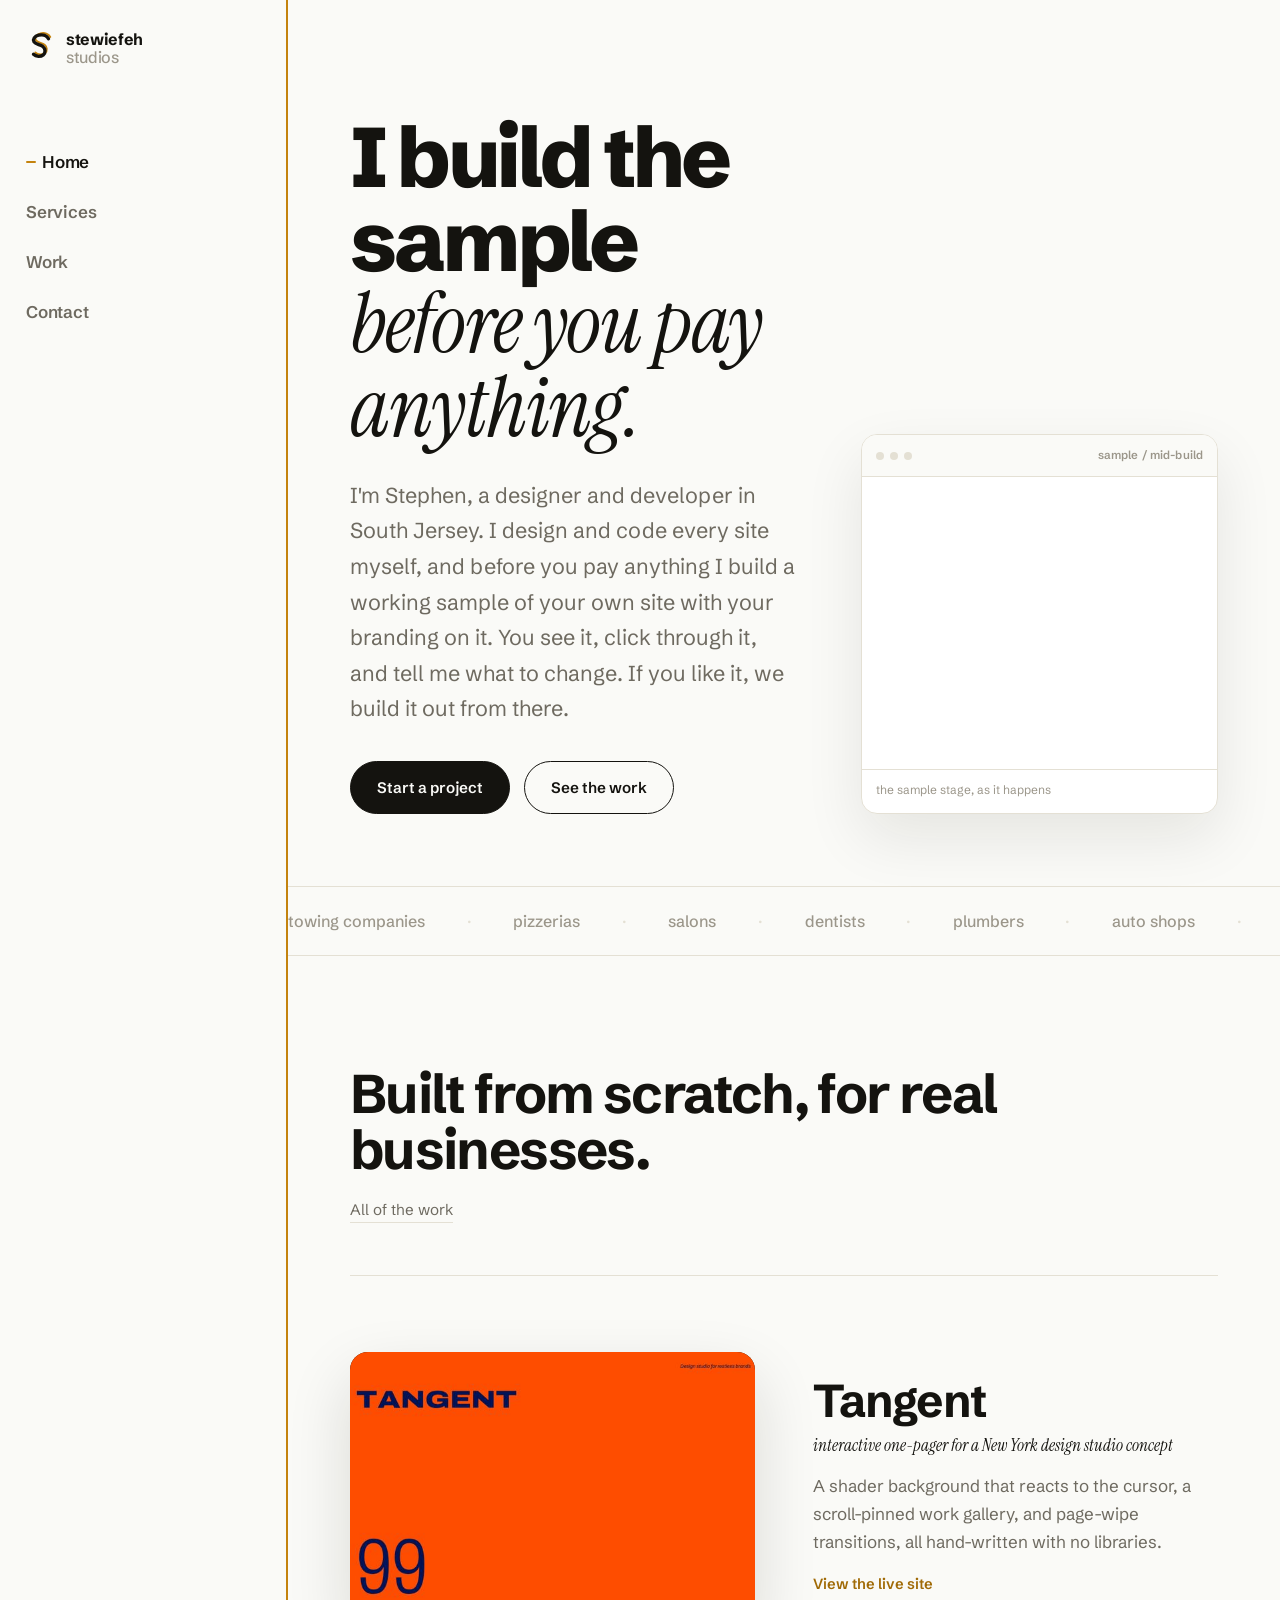
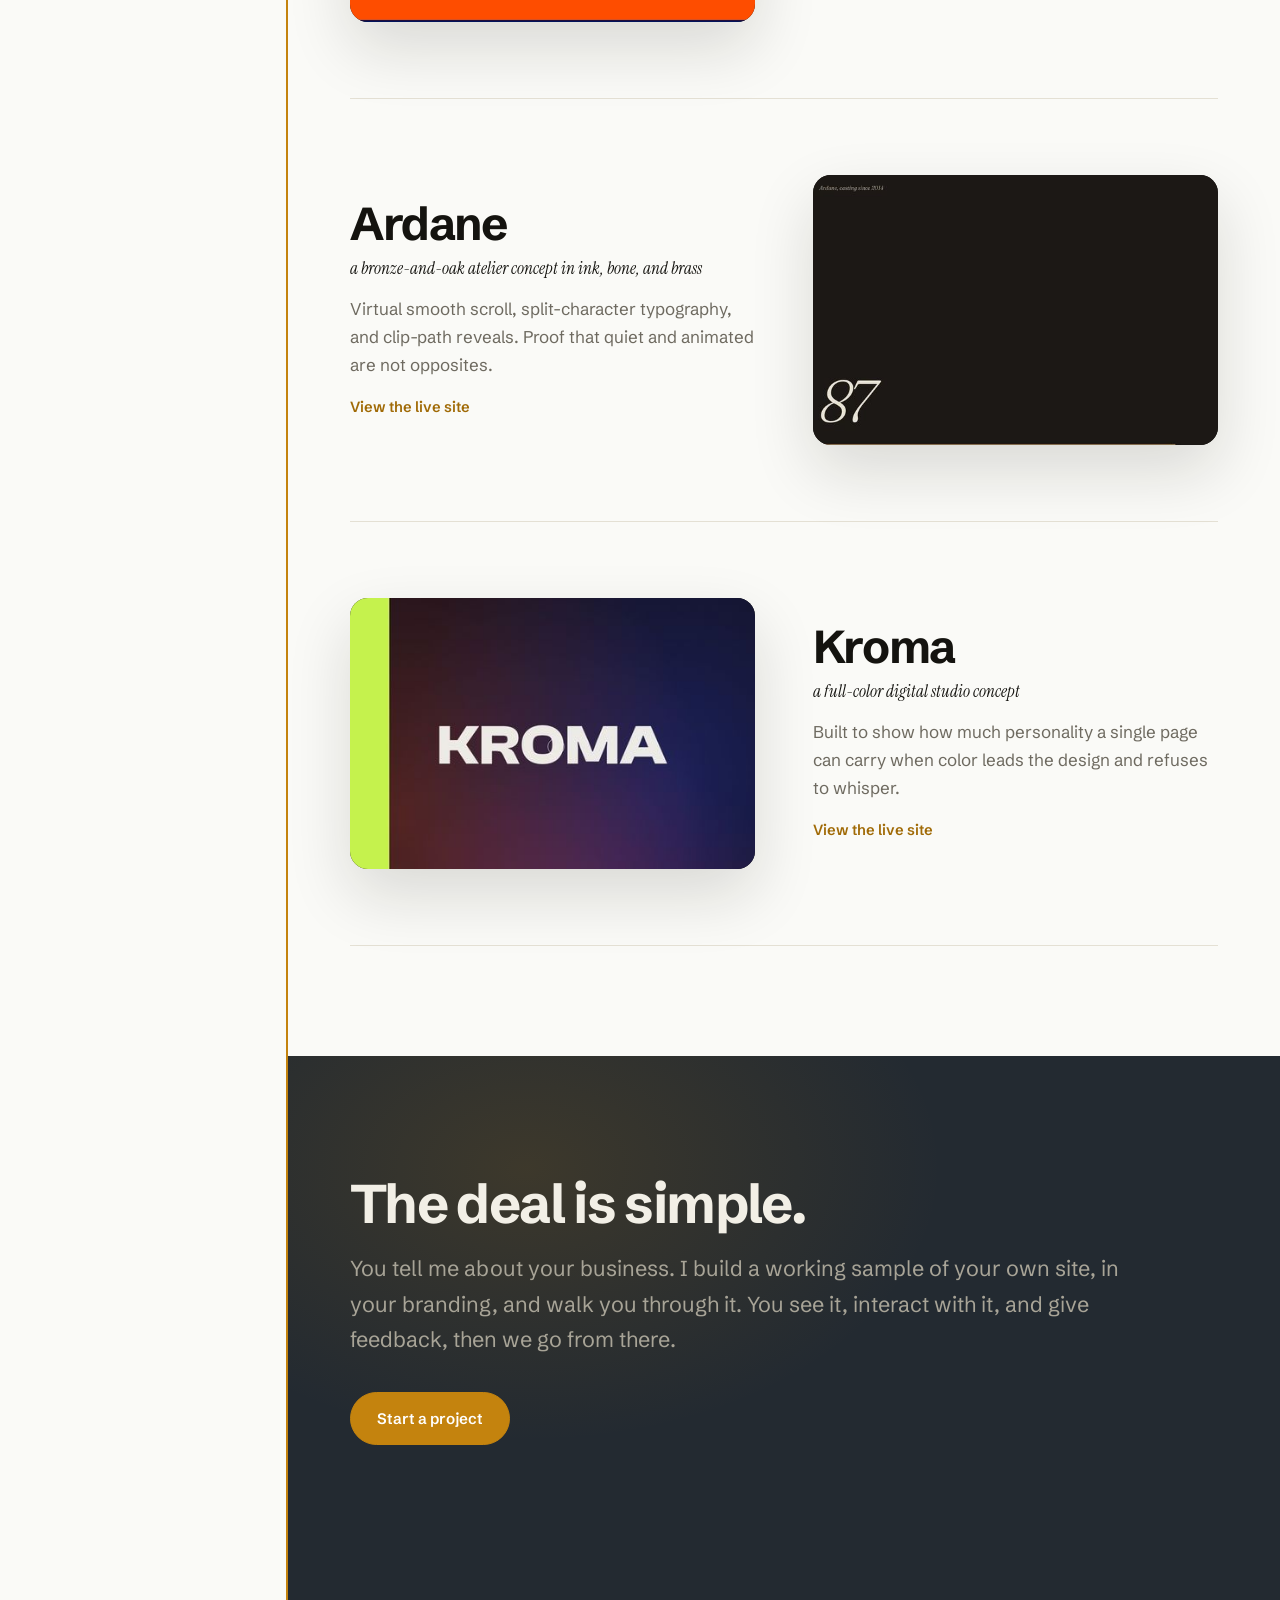
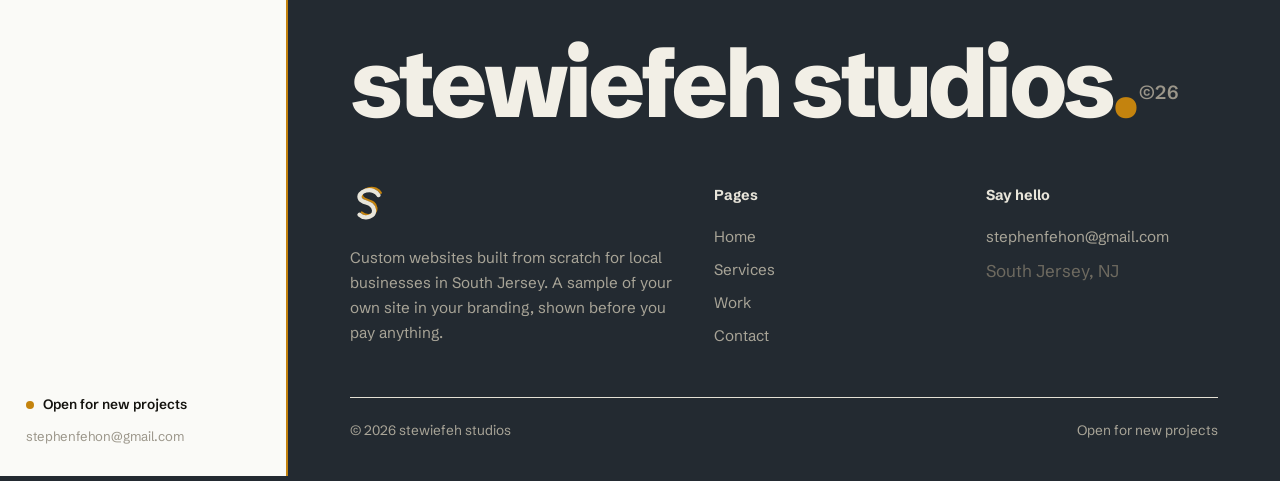
<file: index.html>
<!DOCTYPE html>
<html lang="en">
<head>
<meta charset="UTF-8">
<meta name="viewport" content="width=device-width, initial-scale=1.0">
<style>
/* critical: the veil paints from the very first frame, so navigation is slate in and slate out */
html{background:#232a31}
.veil{position:fixed;inset:0;z-index:400;background:#232a31;display:none;overflow:hidden}
html.boot .veil,html.leaving .veil,html.reveal .veil{display:block}
.veil-in{position:absolute;inset:0;display:flex;flex-direction:column;align-items:center;justify-content:center;gap:14px}
.veil-logo{width:76px;height:76px}
.veil-logo path{fill:none;stroke-linecap:round;stroke-linejoin:round;stroke-dasharray:198;stroke-dashoffset:0}
.veil-logo .lp-a{stroke:#c4830e;stroke-width:7}
.veil-logo .lp-b{stroke:#fafaf7;stroke-width:13}
.veil-word{font:600 1.02rem "Schibsted Grotesk",Helvetica,Arial,sans-serif;color:#fafaf7;letter-spacing:.01em}
.veil-word b{font:italic 400 1.02rem "Instrument Serif",Georgia,serif;color:#c4830e}
.veil-line{width:54px;height:2px;background:#c4830e}
@media (prefers-reduced-motion:reduce){.veil{display:none!important}}
</style>

<meta name="color-scheme" content="light">
<meta name="theme-color" content="#fafaf7">
<title>stewiefeh studios — custom websites for South Jersey businesses</title>
<meta name="description" content="Custom websites built from scratch for local businesses. A sample of your own site in your branding, shown before you pay. Landing pages $750, full custom sites $1,650, hosting $50/mo. South Jersey.">
<link rel="canonical" href="https://stewiefehstudios.com/">
<meta property="og:type" content="website">
<meta property="og:title" content="stewiefeh studios — custom websites for local businesses">
<meta property="og:description" content="Custom websites built from scratch for local businesses. A sample of your own site in your branding, shown before you pay. Landing pages $750, full custom sites $1,650, hosting $50/mo. South Jersey.">
<meta property="og:url" content="https://stewiefehstudios.com/">
<link rel="icon" href="favicon.svg" type="image/svg+xml">
<link rel="apple-touch-icon" href="apple-touch-icon.png">
<link rel="preconnect" href="https://fonts.googleapis.com">
<link rel="preconnect" href="https://fonts.gstatic.com" crossorigin>
<link href="https://fonts.googleapis.com/css2?family=Instrument+Serif:ital@1&family=Schibsted+Grotesk:ital,wght@0,400..900;1,400..900&display=swap" rel="stylesheet">
<link rel="stylesheet" href="styles.css?v=20261118ad">
<script type="application/ld+json">
{"@context":"https://schema.org","@type":"ProfessionalService","name":"stewiefeh studios","url":"https://stewiefehstudios.com/","email":"stephenfehon@gmail.com","areaServed":["South Jersey, New Jersey","Philadelphia, Pennsylvania"],"logo":"https://stewiefehstudios.com/logo.svg","priceRange":"$750 - $1,650","sameAs":["https://github.com/stewiefeh","https://www.youtube.com/@stewiefehtech"],"description":"Custom websites built from scratch for local businesses, showing you a sample of your own site in your branding before you pay anything.","makesOffer":[{"@type":"Offer","name":"Landing page","price":"750","priceCurrency":"USD","description":"One conversion-focused page, designed from scratch."},{"@type":"Offer","name":"Full custom site","price":"1650","priceCurrency":"USD","description":"Three pages or more, each designed and built from scratch."},{"@type":"Offer","name":"Hosting and care","price":"50","priceCurrency":"USD","unitText":"MONTH","description":"Hosting, backups, monitoring, and small content updates, month to month."}]}
</script>
<script type="application/ld+json">{"@context":"https://schema.org","@type":"WebSite","name":"stewiefeh studios","url":"https://stewiefehstudios.com/","inLanguage":"en-US"}</script>
<meta property="og:image" content="https://stewiefehstudios.com/og-home.jpg">
<meta property="og:image:alt" content="stewiefeh studios, custom websites for local businesses">
<meta name="twitter:card" content="summary_large_image">
</head>
<body class="rail-page">
<div class="veil" aria-hidden="true">
  <div class="veil-in">
    <svg class="veil-logo" viewBox="-3 -10 116 116"><path class="lp-a" d="M 91 17 C 85 5, 69 -1, 53 3 C 37 7, 29 19, 35 29 C 41 39, 59 39, 69 47 C 79 55, 81 71, 71 79 C 61 87, 43 87, 33 77"/><path class="lp-b" d="M 84 24 C 78 12, 62 6, 46 10 C 30 14, 22 26, 28 36 C 34 46, 52 46, 62 54 C 72 62, 74 78, 64 86 C 54 94, 36 94, 26 84"/></svg>
    <span class="veil-word">stewiefeh <b>studios</b></span>
    <span class="veil-line"></span>
  </div>
</div>
<script>document.documentElement.className+=" boot";setTimeout(function(){document.documentElement.classList.remove("boot")},4000);</script>

<!-- compact top bar: mobile only -->
<header class="site-head mobbar">
  <div class="wrap">
    <a class="brand" href="index.html" aria-label="stewiefeh studios, home">
      <svg viewBox="-3 -10 116 116" aria-hidden="true"><path d="M 91 17 C 85 5, 69 -1, 53 3 C 37 7, 29 19, 35 29 C 41 39, 59 39, 69 47 C 79 55, 81 71, 71 79 C 61 87, 43 87, 33 77" fill="none" stroke="#c4830e" stroke-width="7" stroke-linecap="round" stroke-linejoin="round"/><path d="M 84 24 C 78 12, 62 6, 46 10 C 30 14, 22 26, 28 36 C 34 46, 52 46, 62 54 C 72 62, 74 78, 64 86 C 54 94, 36 94, 26 84" fill="none" stroke="currentColor" stroke-width="13" stroke-linecap="round" stroke-linejoin="round"/></svg>
      <span class="brand-name">stewiefeh <span>studios</span></span>
    </a>
    <div class="head-actions">
      <button class="menu-btn" aria-expanded="false" aria-controls="navpanel" aria-label="Menu"><i></i><i></i></button>
    </div>
  </div>
</header>

<nav class="nav-panel" id="navpanel" aria-label="Main">
  <ul>
    <li><a class="nav-link" href="index.html" aria-current="page"><b>Home</b><span>where it starts</span></a></li>
    <li><a class="nav-link" href="services.html"><b>Services</b><span>pricing, process, questions</span></a></li>
    <li><a class="nav-link" href="work.html"><b>Work</b><span>builds, shown properly</span></a></li>
    <li><a class="nav-link" href="contact.html"><b>Contact</b><span>start a project</span></a></li>
  </ul>
</nav>

<!-- fixed left rail: desktop only -->
<aside class="rail" aria-label="Site">
  <a class="brand" href="index.html" aria-label="stewiefeh studios, home">
    <svg viewBox="-3 -10 116 116" aria-hidden="true"><path d="M 91 17 C 85 5, 69 -1, 53 3 C 37 7, 29 19, 35 29 C 41 39, 59 39, 69 47 C 79 55, 81 71, 71 79 C 61 87, 43 87, 33 77" fill="none" stroke="#c4830e" stroke-width="7" stroke-linecap="round" stroke-linejoin="round"/><path d="M 84 24 C 78 12, 62 6, 46 10 C 30 14, 22 26, 28 36 C 34 46, 52 46, 62 54 C 72 62, 74 78, 64 86 C 54 94, 36 94, 26 84" fill="none" stroke="currentColor" stroke-width="13" stroke-linecap="round" stroke-linejoin="round"/></svg>
    <span class="brand-name">stewiefeh<br><span>studios</span></span>
  </a>
  <nav class="rail-nav" aria-label="Main">
    <a href="index.html" aria-current="page">Home</a>
    <a href="services.html">Services</a>
    <a href="work.html">Work</a>
    <a href="contact.html">Contact</a>
  </nav>
  <div class="rail-foot">
    <p class="rail-avail"><i class="avail-dot" aria-hidden="true"></i>Open for new projects</p>
    <a class="rail-mail" href="mailto:stephenfehon@gmail.com">stephenfehon@gmail.com</a>
  </div>
</aside>

<main>

  <section class="hero-rail">
    <div class="wrap">
      <div class="hero-grid">
        <div>
          <h1 class="hero-display">
            <span class="hm"><span>I build the sample</span></span>
            <span class="hm"><span class="serif-line">before you pay anything.</span></span>
          </h1>
          <p class="lede reveal d1">I'm Stephen, a designer and developer in South Jersey. I design and code every site myself, and before you pay anything I build a working sample of your own site with your branding on it. You see it, click through it, and tell me what to change. If you like it, we build it out from there.</p>
          <div class="hero-actions reveal d2">
            <a class="btn btn-solid" href="contact.html">Start a project</a>
            <a class="btn btn-ghost" href="work.html">See the work</a>
          </div>
        </div>
        <div class="buildcard reveal d3" aria-hidden="true">
          <div class="bc-chrome"><i></i><i></i><i></i><span>sample / mid-build</span></div>
          <div class="bc-stage">
            <span class="bc-nav"></span>
            <span class="bc-line l1"></span>
            <span class="bc-line l2"></span>
            <span class="bc-block"></span>
            <span class="bc-line l3"></span>
            <span class="bc-line l4"></span>
            <span class="bc-btn"></span>
            <i class="bc-caret"></i>
          </div>
          <p class="bc-note">the sample stage, as it happens</p>
        </div>
      </div>
    </div>
  </section>

  <div class="trades" aria-hidden="true">
    <div class="trades-track">
      <span>towing companies</span><span>pizzerias</span><span>salons</span><span>dentists</span><span>plumbers</span><span>auto shops</span><span>landscapers</span><span>contractors</span><span>restaurants</span><span>barbershops</span><span>gyms</span><span>veterinarians</span><span>towing companies</span><span>pizzerias</span><span>salons</span><span>dentists</span><span>plumbers</span><span>auto shops</span><span>landscapers</span><span>contractors</span><span>restaurants</span><span>barbershops</span><span>gyms</span><span>veterinarians</span>
    </div>
  </div>

  <section class="section">
    <div class="wrap">
      <div class="section-head">
        <h2 class="ink">Built from scratch, for real businesses.</h2>
        <a class="more" href="work.html">All of the work</a>
      </div>

      <a class="tile" data-preview="0" href="tangent.html">
        <figure><img src="preview-tangent.jpg" alt="Tangent, a dark interactive one-pager with a shader background"></figure>
        <div class="tile-copy">
          <h3>Tangent</h3>
          <em>interactive one-pager for a New York design studio concept</em>
          <p>A shader background that reacts to the cursor, a scroll-pinned work gallery, and page-wipe transitions, all hand-written with no libraries.</p>
          <span class="tile-go">View the live site</span>
        </div>
      </a>

      <a class="tile flip" data-preview="1" href="ardane.html">
        <figure><img src="preview-ardane.jpg" alt="Ardane, a bronze and oak atelier concept site"></figure>
        <div class="tile-copy">
          <h3>Ardane</h3>
          <em>a bronze-and-oak atelier concept in ink, bone, and brass</em>
          <p>Virtual smooth scroll, split-character typography, and clip-path reveals. Proof that quiet and animated are not opposites.</p>
          <span class="tile-go">View the live site</span>
        </div>
      </a>

      <a class="tile" data-preview="2" href="kroma.html">
        <figure><img src="preview-kroma.jpg" alt="Kroma, a full-color digital studio concept"></figure>
        <div class="tile-copy">
          <h3>Kroma</h3>
          <em>a full-color digital studio concept</em>
          <p>Built to show how much personality a single page can carry when color leads the design and refuses to whisper.</p>
          <span class="tile-go">View the live site</span>
        </div>
      </a>
    </div>
  </section>

  <section class="band band-slate">
    <div class="wrap">
      <h2>The deal is simple.</h2>
      <p class="lede">You tell me about your business. I build a working sample of your own site, in your branding, and walk you through it. You see it, interact with it, and give feedback, then we go from there.</p>
      <a class="btn btn-amber" href="contact.html">Start a project</a>
    </div>
  </section>

</main>

<footer class="site-foot foot-dark">
  <div class="wrap">
    <div class="foot-mark" aria-hidden="true">stewiefeh studios<span class="fm-dot">.</span><span class="fm-year">©26</span></div>
    <div class="foot-grid">
      <div class="foot-brand">
        <svg viewBox="-3 -10 116 116" aria-hidden="true"><path d="M 91 17 C 85 5, 69 -1, 53 3 C 37 7, 29 19, 35 29 C 41 39, 59 39, 69 47 C 79 55, 81 71, 71 79 C 61 87, 43 87, 33 77" fill="none" stroke="#c4830e" stroke-width="7" stroke-linecap="round" stroke-linejoin="round"/><path d="M 84 24 C 78 12, 62 6, 46 10 C 30 14, 22 26, 28 36 C 34 46, 52 46, 62 54 C 72 62, 74 78, 64 86 C 54 94, 36 94, 26 84" fill="none" stroke="currentColor" stroke-width="13" stroke-linecap="round" stroke-linejoin="round"/></svg>
        <p>Custom websites built from scratch for local businesses in South Jersey. A sample of your own site in your branding, shown before you pay anything.</p>
      </div>
      <div>
        <h4>Pages</h4>
        <a href="index.html">Home</a>
        <a href="services.html">Services</a>
        <a href="work.html">Work</a>
        <a href="contact.html">Contact</a>
      </div>
      <div>
        <h4>Say hello</h4>
        <a href="mailto:stephenfehon@gmail.com">stephenfehon@gmail.com</a>
        <p style="padding:4px 0">South Jersey, NJ</p>
      </div>
    </div>
    <div class="foot-base">
      <span>© 2026 stewiefeh studios</span>
      <span>Open for new projects</span>
    </div>
  </div>
</footer>

<script src="script.js?v=20261118ad"></script>
<div id="cursor" aria-hidden="true"><span class="c-arrow"><svg viewBox="0 0 24 24"><path d="M5 3 L5 19 L9.2 15.4 L11.8 21.4 L14.8 20.2 L12.2 14.4 L17.8 13.8 Z"/></svg></span><span class="c-pill"></span></div>
<div id="preview" aria-hidden="true"><div class="p-card"><img src="preview-tangent.jpg" alt=""><img src="preview-ardane.jpg" alt=""><img src="preview-kroma.jpg" alt=""></div></div>
</body>
</html>
</file>
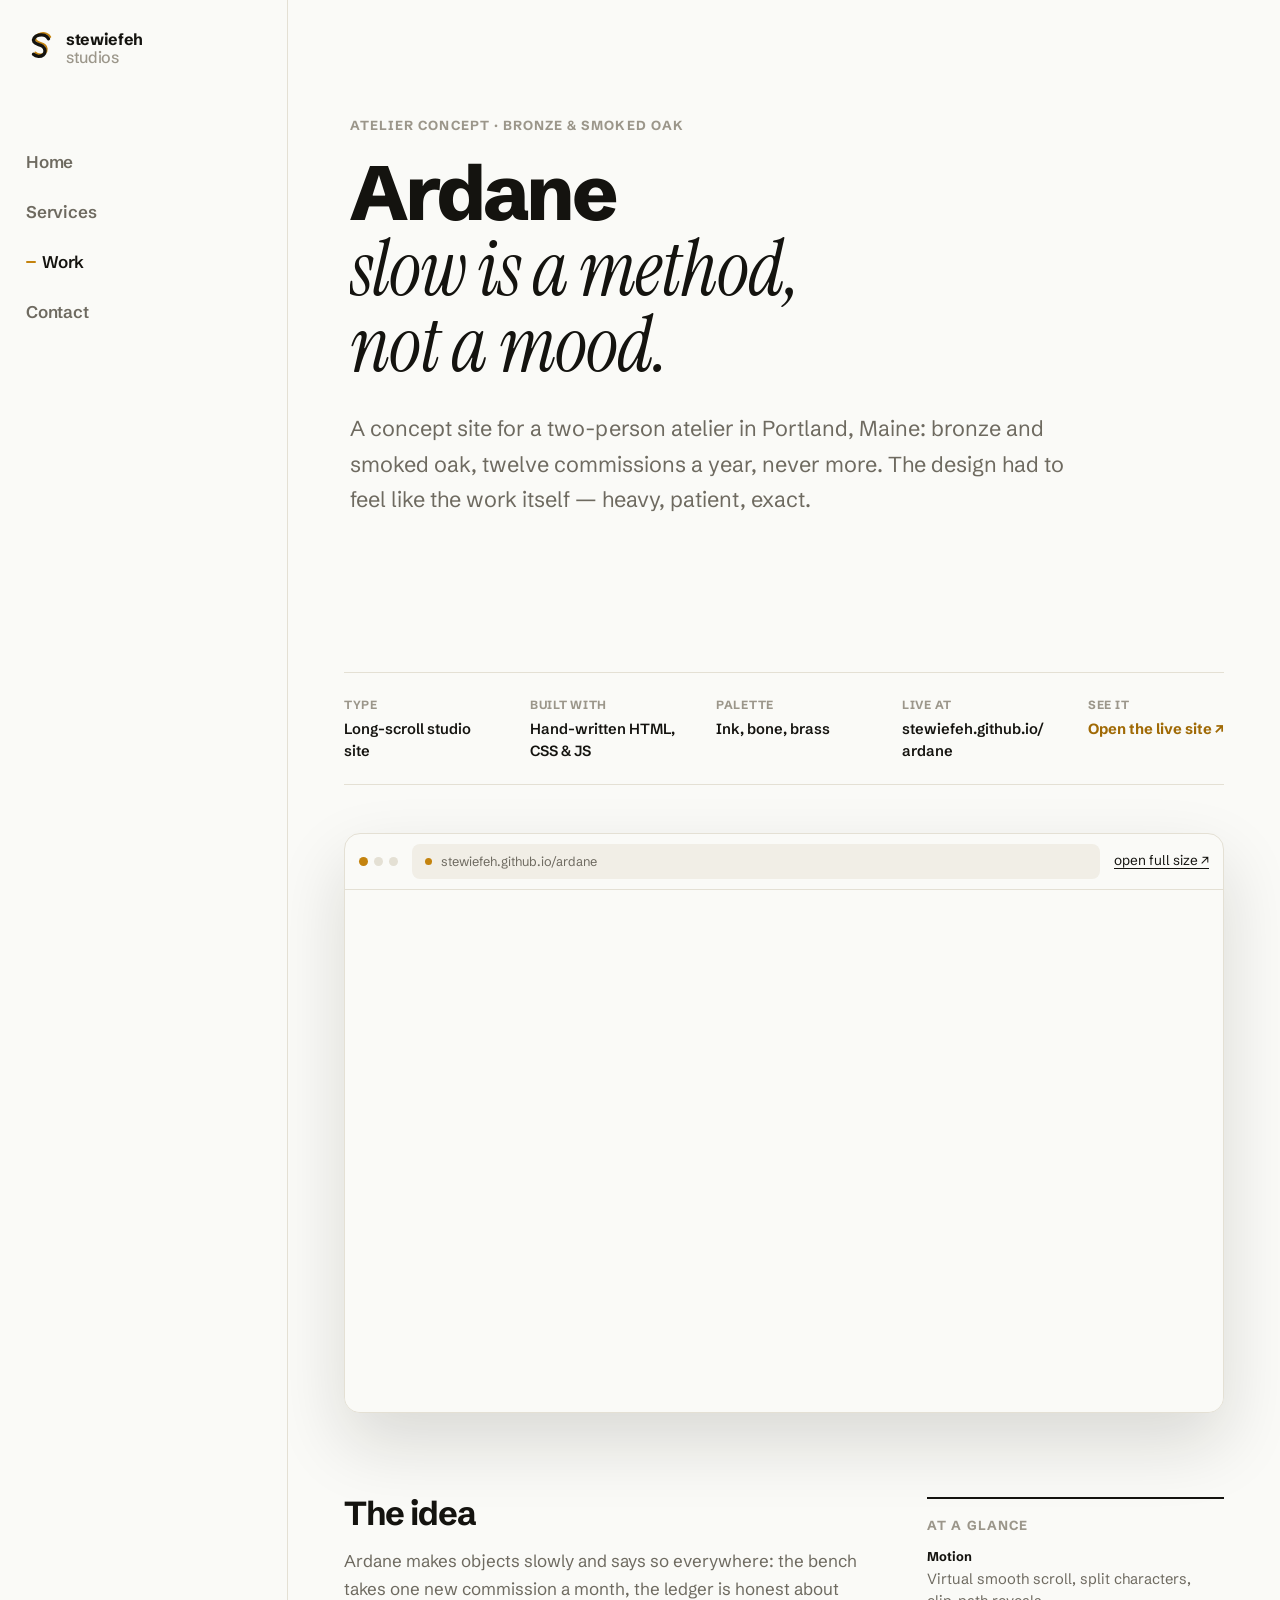
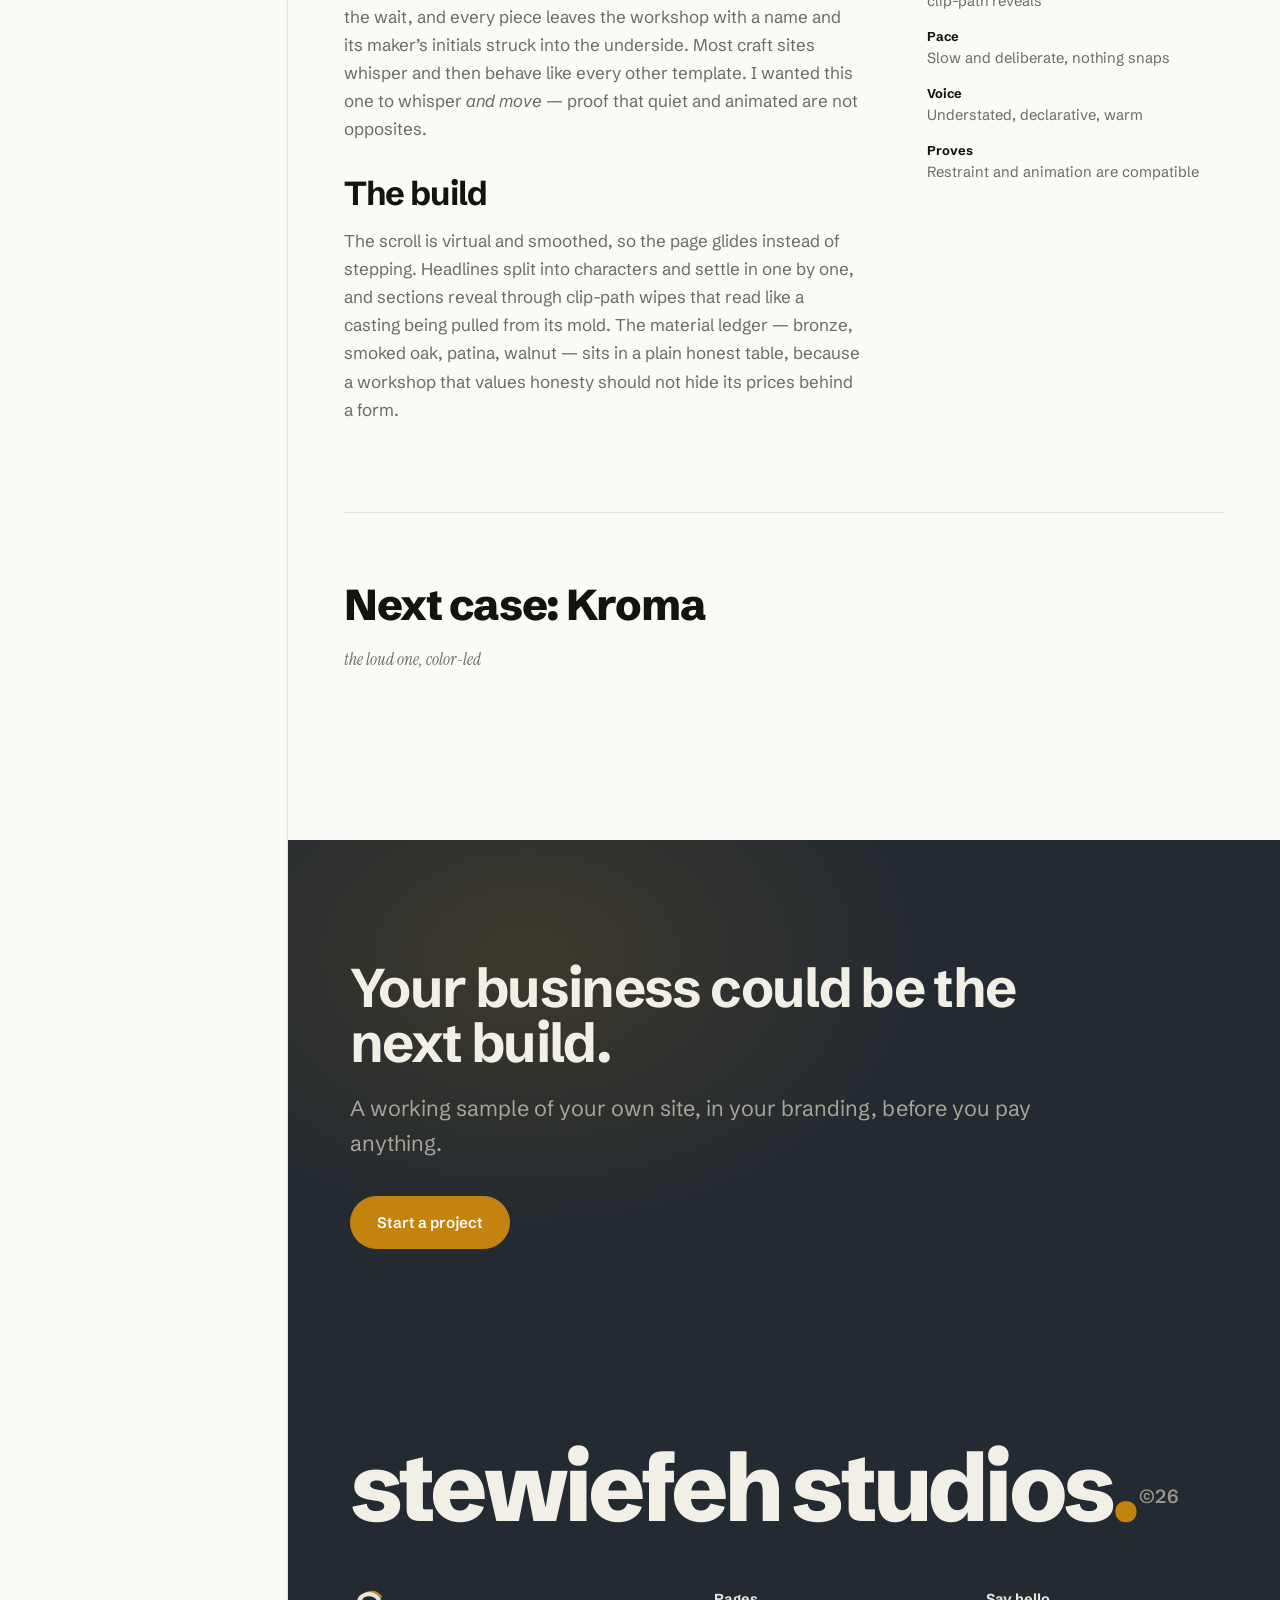
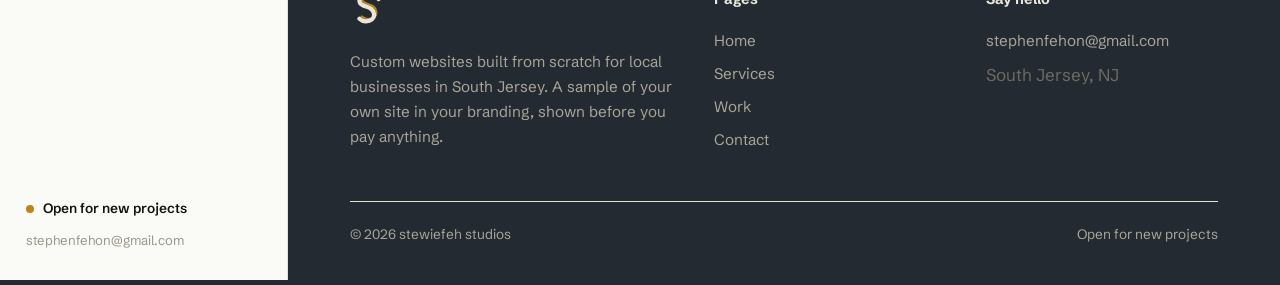
<file: ardane.html>
<!DOCTYPE html>
<html lang="en">
<head>
<meta charset="UTF-8">
<meta name="viewport" content="width=device-width, initial-scale=1.0">
<style>
/* critical: the veil paints from the very first frame, so navigation is slate in and slate out */
html{background:#232a31}
.veil{position:fixed;inset:0;z-index:400;background:#232a31;display:none;overflow:hidden}
html.boot .veil,html.leaving .veil,html.reveal .veil{display:block}
.veil-in{position:absolute;inset:0;display:flex;flex-direction:column;align-items:center;justify-content:center;gap:14px}
.veil-logo{width:76px;height:76px}
.veil-logo path{fill:none;stroke-linecap:round;stroke-linejoin:round;stroke-dasharray:198;stroke-dashoffset:0}
.veil-logo .lp-a{stroke:#c4830e;stroke-width:7}
.veil-logo .lp-b{stroke:#fafaf7;stroke-width:13}
.veil-word{font:600 1.02rem "Schibsted Grotesk",Helvetica,Arial,sans-serif;color:#fafaf7;letter-spacing:.01em}
.veil-word b{font:italic 400 1.02rem "Instrument Serif",Georgia,serif;color:#c4830e}
.veil-line{width:54px;height:2px;background:#c4830e}
@media (prefers-reduced-motion:reduce){.veil{display:none!important}}
</style>

<meta name="color-scheme" content="light">
<meta name="theme-color" content="#fafaf7">
<title>Ardane — case study</title>
<meta name="description" content="Case study: Ardane, a bronze-and-oak atelier concept in ink, bone, and brass. Virtual smooth scroll, split-character typography, clip-path reveals. Proof that quiet and animated are not opposites.">
<link rel="canonical" href="https://stewiefehstudios.com/ardane.html">
<meta property="og:type" content="website">
<meta property="og:title" content="Ardane — case study">
<meta property="og:description" content="Case study: Ardane, a bronze-and-oak atelier concept in ink, bone, and brass. Virtual smooth scroll, split-character typography, clip-path reveals. Proof that quiet and animated are not opposites.">
<meta property="og:url" content="https://stewiefehstudios.com/ardane.html">
<meta property="og:image" content="https://stewiefehstudios.com/preview-ardane.jpg">
<meta property="og:image:alt" content="Ardane case study preview">
<meta name="twitter:card" content="summary_large_image">
<link rel="icon" href="favicon.svg" type="image/svg+xml">
<link rel="apple-touch-icon" href="apple-touch-icon.png">
<link rel="preconnect" href="https://fonts.googleapis.com">
<link rel="preconnect" href="https://fonts.gstatic.com" crossorigin>
<link href="https://fonts.googleapis.com/css2?family=Instrument+Serif:ital@1&family=Schibsted+Grotesk:ital,wght@0,400..900;1,400..900&display=swap" rel="stylesheet">
<link rel="stylesheet" href="styles.css?v=20261118ad">
<script type="application/ld+json">{"@context":"https://schema.org","@type":"Article","headline":"Ardane \u2014 case study","author":{"@type":"Person","name":"Stephen Fehon","url":"https://stewiefehstudios.com/"},"publisher":{"@type":"Organization","name":"stewiefeh studios","logo":"https://stewiefehstudios.com/logo.svg"},"datePublished":"2026-11-18","dateModified":"2026-11-18","image":"https://stewiefehstudios.com/preview-ardane.jpg","mainEntityOfPage":"https://stewiefehstudios.com/ardane.html"}</script>
</head>
<body class="rail-page">
<div class="veil" aria-hidden="true">
  <div class="veil-in">
    <svg class="veil-logo" viewBox="-3 -10 116 116"><path class="lp-a" d="M 91 17 C 85 5, 69 -1, 53 3 C 37 7, 29 19, 35 29 C 41 39, 59 39, 69 47 C 79 55, 81 71, 71 79 C 61 87, 43 87, 33 77"/><path class="lp-b" d="M 84 24 C 78 12, 62 6, 46 10 C 30 14, 22 26, 28 36 C 34 46, 52 46, 62 54 C 72 62, 74 78, 64 86 C 54 94, 36 94, 26 84"/></svg>
    <span class="veil-word">stewiefeh <b>studios</b></span>
    <span class="veil-line"></span>
  </div>
</div>
<script>document.documentElement.className+=" boot";setTimeout(function(){document.documentElement.classList.remove("boot")},4000);</script>

<!-- compact top bar: mobile only -->
<header class="site-head mobbar">
  <div class="wrap">
    <a class="brand" href="index.html" aria-label="stewiefeh studios, home">
      <svg viewBox="-3 -10 116 116" aria-hidden="true"><path d="M 91 17 C 85 5, 69 -1, 53 3 C 37 7, 29 19, 35 29 C 41 39, 59 39, 69 47 C 79 55, 81 71, 71 79 C 61 87, 43 87, 33 77" fill="none" stroke="#c4830e" stroke-width="7" stroke-linecap="round" stroke-linejoin="round"/><path d="M 84 24 C 78 12, 62 6, 46 10 C 30 14, 22 26, 28 36 C 34 46, 52 46, 62 54 C 72 62, 74 78, 64 86 C 54 94, 36 94, 26 84" fill="none" stroke="currentColor" stroke-width="13" stroke-linecap="round" stroke-linejoin="round"/></svg>
      <span class="brand-name">stewiefeh <span>studios</span></span>
    </a>
    <div class="head-actions">
      <button class="menu-btn" aria-expanded="false" aria-controls="navpanel" aria-label="Menu"><i></i><i></i></button>
    </div>
  </div>
</header>

<nav class="nav-panel" id="navpanel" aria-label="Main">
  <ul>
    <li><a class="nav-link" href="index.html"><b>Home</b><span>where it starts</span></a></li>
    <li><a class="nav-link" href="services.html"><b>Services</b><span>pricing, process, questions</span></a></li>
    <li><a class="nav-link" href="work.html" aria-current="page"><b>Work</b><span>builds, shown properly</span></a></li>
    <li><a class="nav-link" href="contact.html"><b>Contact</b><span>start a project</span></a></li>
  </ul>
</nav>

<!-- fixed left rail: desktop only -->
<aside class="rail" aria-label="Site">
  <a class="brand" href="index.html" aria-label="stewiefeh studios, home">
    <svg viewBox="-3 -10 116 116" aria-hidden="true"><path d="M 91 17 C 85 5, 69 -1, 53 3 C 37 7, 29 19, 35 29 C 41 39, 59 39, 69 47 C 79 55, 81 71, 71 79 C 61 87, 43 87, 33 77" fill="none" stroke="#c4830e" stroke-width="7" stroke-linecap="round" stroke-linejoin="round"/><path d="M 84 24 C 78 12, 62 6, 46 10 C 30 14, 22 26, 28 36 C 34 46, 52 46, 62 54 C 72 62, 74 78, 64 86 C 54 94, 36 94, 26 84" fill="none" stroke="currentColor" stroke-width="13" stroke-linecap="round" stroke-linejoin="round"/></svg>
    <span class="brand-name">stewiefeh<br><span>studios</span></span>
  </a>
  <nav class="rail-nav" aria-label="Main">
    <a href="index.html">Home</a>
    <a href="services.html">Services</a>
    <a href="work.html" aria-current="page">Work</a>
    <a href="contact.html">Contact</a>
  </nav>
  <div class="rail-foot">
    <p class="rail-avail"><i class="avail-dot" aria-hidden="true"></i>Open for new projects</p>
    <a class="rail-mail" href="mailto:stephenfehon@gmail.com">stephenfehon@gmail.com</a>
  </div>
</aside>

<main>

  <section class="hero-rail case-head">
    <div class="wrap">
      <p class="case-kicker reveal d1">atelier concept &middot; bronze &amp; smoked oak</p>
      <h1 class="hero-display case-display">
        <span class="hm"><span>Ardane</span></span>
        <span class="hm"><span class="serif-line">slow is a method,<br>not a mood.</span></span>
      </h1>
      <p class="lede reveal d1">A concept site for a two-person atelier in Portland, Maine: bronze and smoked oak, twelve commissions a year, never more. The design had to feel like the work itself &mdash; heavy, patient, exact.</p>
    </div>
  </section>

  <section class="section" style="padding-top:0">
    <div class="wrap-wide">
      <dl class="meta-strip">
        <div><dt>Type</dt><dd>Long-scroll studio site</dd></div>
        <div><dt>Built with</dt><dd>Hand-written HTML, CSS &amp; JS</dd></div>
        <div><dt>Palette</dt><dd>Ink, bone, brass</dd></div>
        <div><dt>Live at</dt><dd>stewiefeh.github.io/ardane</dd></div>
        <div class="meta-live"><dt>See it</dt><dd><a href="https://stewiefeh.github.io/ardane/" target="_blank" rel="noopener">Open the live site ↗</a></dd></div>
      </dl>
      <figure class="case-live">
        <div class="cl-bar" aria-hidden="true">
          <span class="cl-dots"><i></i><i></i><i></i></span>
          <span class="cl-url"><i class="cl-pulse"></i><span>stewiefeh.github.io/ardane</span></span>
          <a class="cl-open" href="https://stewiefeh.github.io/ardane/" target="_blank" rel="noopener">open full size ↗</a>
        </div>
        <div class="cl-stage">
          <iframe src="https://stewiefeh.github.io/ardane/" title="Ardane — live demo" loading="lazy" referrerpolicy="no-referrer-when-downgrade"></iframe>
        </div>
      </figure>

      <div class="case-body">
        <div class="case-prose">
          <h2>The idea</h2>
          <p>Ardane makes objects slowly and says so everywhere: the bench takes one new commission a month, the ledger is honest about the wait, and every piece leaves the workshop with a name and its maker&rsquo;s initials struck into the underside. Most craft sites whisper and then behave like every other template. I wanted this one to whisper <em>and move</em> &mdash; proof that quiet and animated are not opposites.</p>
          <h2>The build</h2>
          <p>The scroll is virtual and smoothed, so the page glides instead of stepping. Headlines split into characters and settle in one by one, and sections reveal through clip-path wipes that read like a casting being pulled from its mold. The material ledger &mdash; bronze, smoked oak, patina, walnut &mdash; sits in a plain honest table, because a workshop that values honesty should not hide its prices behind a form.</p>
        </div>
        <aside class="case-facts">
          <h3>At a glance</h3>
          <dl>
            <div><dt>Motion</dt><dd>Virtual smooth scroll, split characters, clip-path reveals</dd></div>
            <div><dt>Pace</dt><dd>Slow and deliberate, nothing snaps</dd></div>
            <div><dt>Voice</dt><dd>Understated, declarative, warm</dd></div>
            <div><dt>Proves</dt><dd>Restraint and animation are compatible</dd></div>
          </dl>
        </aside>
      </div>

      <a class="case-next" href="kroma.html">
        <span class="cn-label">Next case: Kroma</span>
        <span class="cn-sub">the loud one, color-led</span>
      </a>
    </div>
  </section>

  <section class="band band-slate">
    <div class="wrap">
      <h2>Your business could be the next build.</h2>
      <p class="lede">A working sample of your own site, in your branding, before you pay anything.</p>
      <a class="btn btn-amber" href="contact.html">Start a project</a>
    </div>
  </section>

</main>

<footer class="site-foot foot-dark">
  <div class="wrap">
    <div class="foot-mark" aria-hidden="true">stewiefeh studios<span class="fm-dot">.</span><span class="fm-year">&copy;26</span></div>
    <div class="foot-grid">
      <div class="foot-brand">
        <svg viewBox="-3 -10 116 116" aria-hidden="true"><path d="M 91 17 C 85 5, 69 -1, 53 3 C 37 7, 29 19, 35 29 C 41 39, 59 39, 69 47 C 79 55, 81 71, 71 79 C 61 87, 43 87, 33 77" fill="none" stroke="#c4830e" stroke-width="7" stroke-linecap="round" stroke-linejoin="round"/><path d="M 84 24 C 78 12, 62 6, 46 10 C 30 14, 22 26, 28 36 C 34 46, 52 46, 62 54 C 72 62, 74 78, 64 86 C 54 94, 36 94, 26 84" fill="none" stroke="currentColor" stroke-width="13" stroke-linecap="round" stroke-linejoin="round"/></svg>
        <p>Custom websites built from scratch for local businesses in South Jersey. A sample of your own site in your branding, shown before you pay anything.</p>
      </div>
      <div>
        <h4>Pages</h4>
        <a href="index.html">Home</a>
        <a href="services.html">Services</a>
        <a href="work.html">Work</a>
        <a href="contact.html">Contact</a>
      </div>
      <div>
        <h4>Say hello</h4>
        <a href="mailto:stephenfehon@gmail.com">stephenfehon@gmail.com</a>
        <p style="padding:4px 0">South Jersey, NJ</p>
      </div>
    </div>
    <div class="foot-base">
      <span>&copy; 2026 stewiefeh studios</span>
      <span>Open for new projects</span>
    </div>
  </div>
</footer>

<script src="script.js?v=20261118ad"></script>
<div id="cursor" aria-hidden="true"><span class="c-arrow"><svg viewBox="0 0 24 24"><path d="M5 3 L5 19 L9.2 15.4 L11.8 21.4 L14.8 20.2 L12.2 14.4 L17.8 13.8 Z"/></svg></span><span class="c-pill"></span></div>
</body>
</html>
</file>
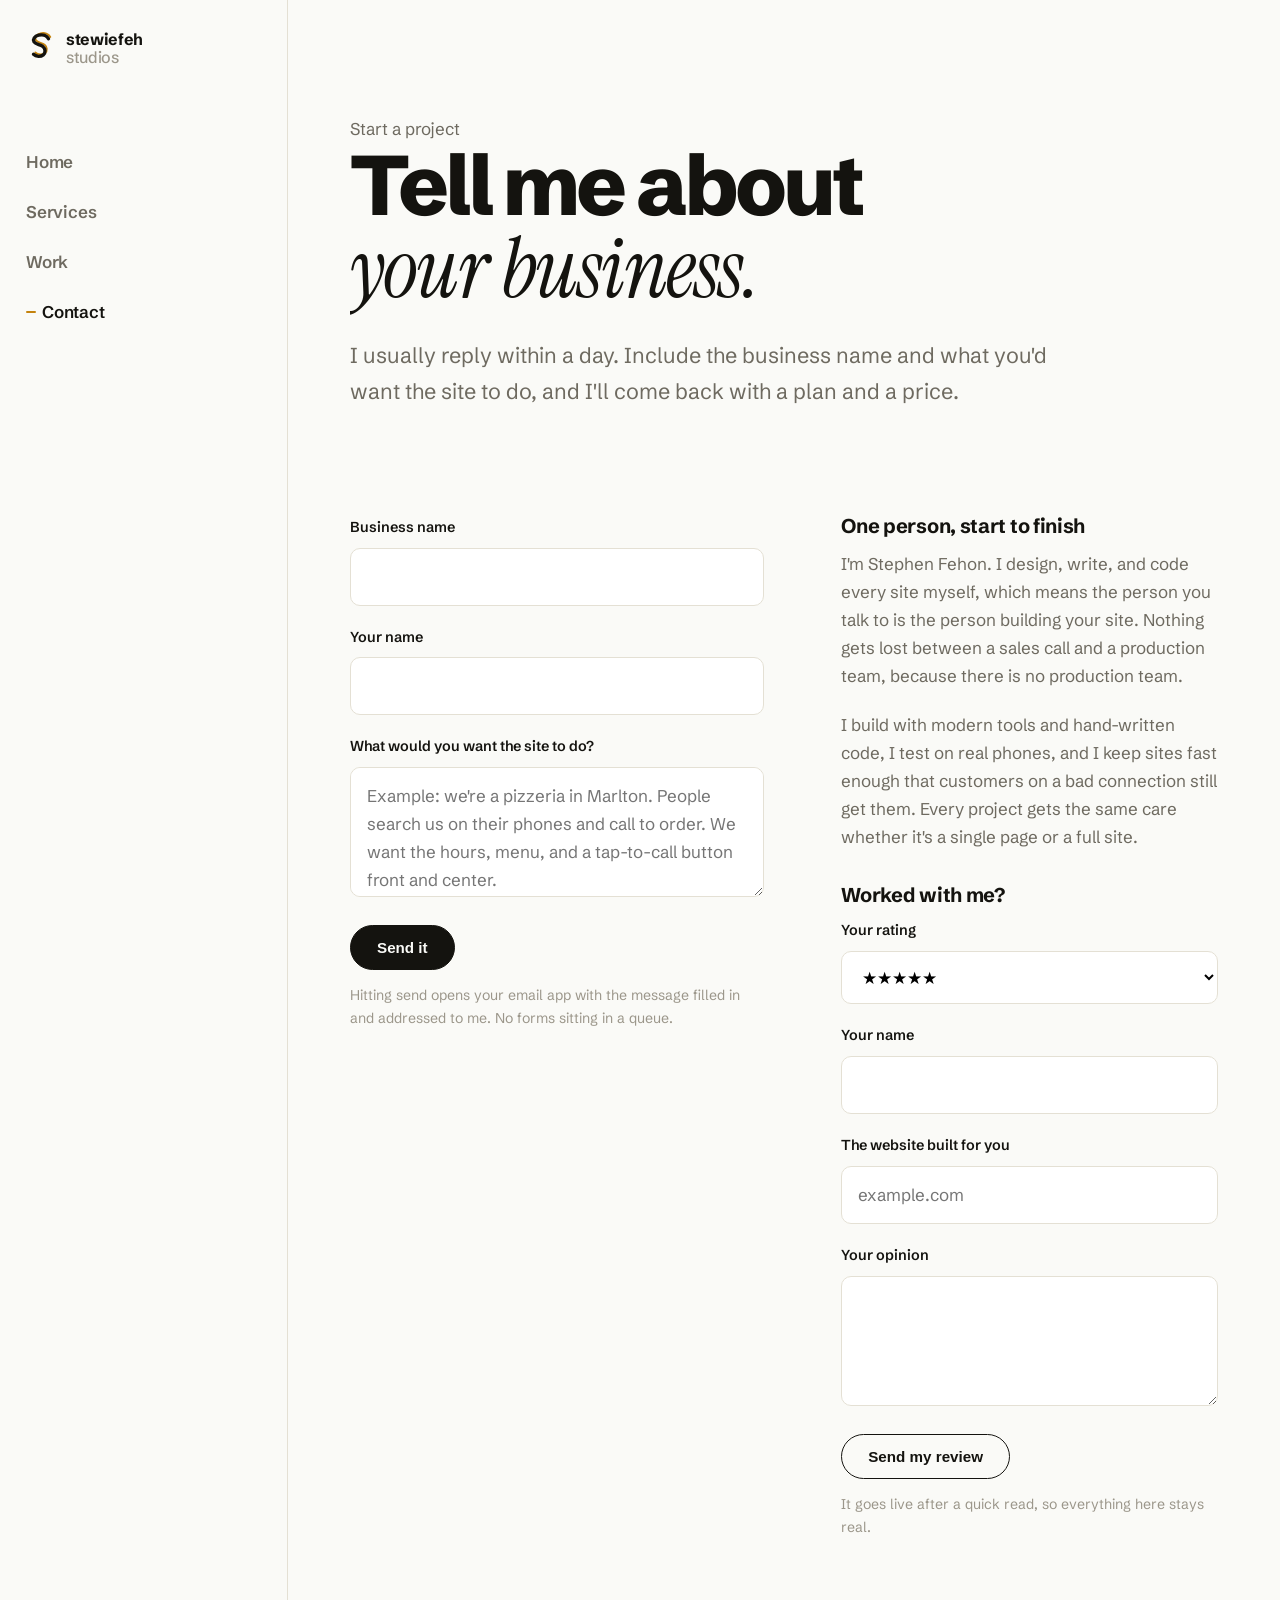
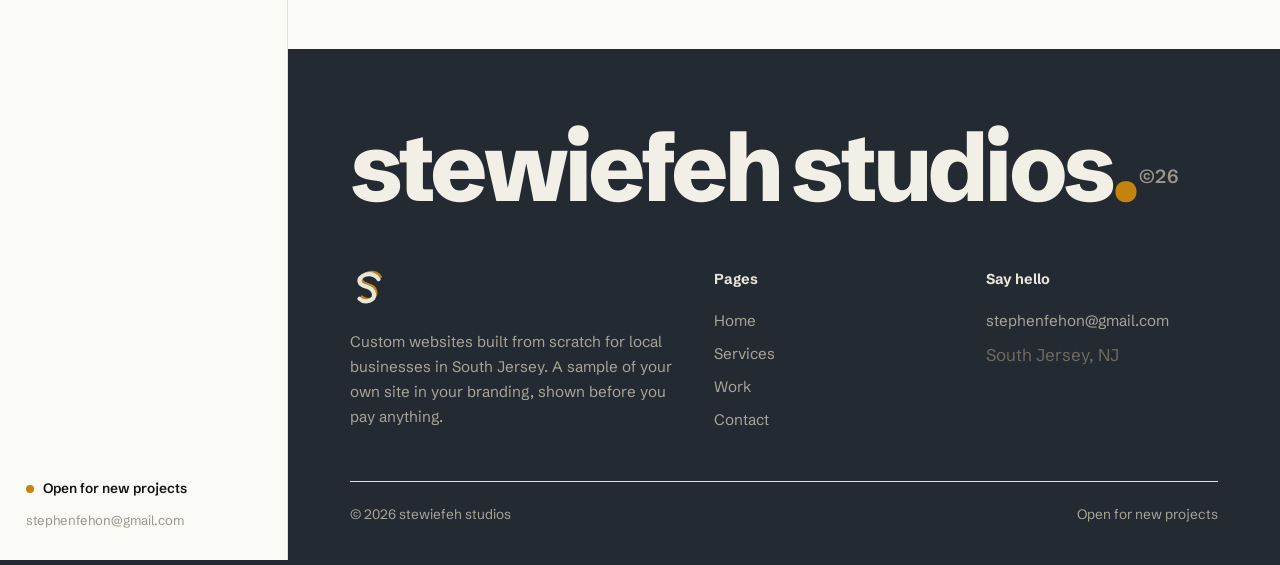
<file: contact.html>
<!DOCTYPE html>
<html lang="en">
<head>
<meta charset="UTF-8">
<meta name="viewport" content="width=device-width, initial-scale=1.0">
<style>
/* critical: the veil paints from the very first frame, so navigation is slate in and slate out */
html{background:#232a31}
.veil{position:fixed;inset:0;z-index:400;background:#232a31;display:none;overflow:hidden}
html.boot .veil,html.leaving .veil,html.reveal .veil{display:block}
.veil-in{position:absolute;inset:0;display:flex;flex-direction:column;align-items:center;justify-content:center;gap:14px}
.veil-logo{width:76px;height:76px}
.veil-logo path{fill:none;stroke-linecap:round;stroke-linejoin:round;stroke-dasharray:198;stroke-dashoffset:0}
.veil-logo .lp-a{stroke:#c4830e;stroke-width:7}
.veil-logo .lp-b{stroke:#fafaf7;stroke-width:13}
.veil-word{font:600 1.02rem "Schibsted Grotesk",Helvetica,Arial,sans-serif;color:#fafaf7;letter-spacing:.01em}
.veil-word b{font:italic 400 1.02rem "Instrument Serif",Georgia,serif;color:#c4830e}
.veil-line{width:54px;height:2px;background:#c4830e}
@media (prefers-reduced-motion:reduce){.veil{display:none!important}}
</style>

<meta name="color-scheme" content="light">
<meta name="theme-color" content="#fafaf7">
<title>Contact — stewiefeh studios</title>
<meta name="description" content="Start a project with stewiefeh studios. Tell me about your business and I'll come back with a plan and a price, usually within a day.">
<link rel="canonical" href="https://stewiefehstudios.com/contact.html">
<meta property="og:type" content="website">
<meta property="og:title" content="Contact — stewiefeh studios">
<meta property="og:description" content="Start a project with stewiefeh studios. Tell me about your business and I'll come back with a plan and a price, usually within a day.">
<meta property="og:url" content="https://stewiefehstudios.com/contact.html">
<link rel="icon" href="favicon.svg" type="image/svg+xml">
<link rel="apple-touch-icon" href="apple-touch-icon.png">
<link rel="preconnect" href="https://fonts.googleapis.com">
<link rel="preconnect" href="https://fonts.gstatic.com" crossorigin>
<link href="https://fonts.googleapis.com/css2?family=Instrument+Serif:ital@1&family=Schibsted+Grotesk:ital,wght@0,400..900;1,400..900&display=swap" rel="stylesheet">
<link rel="stylesheet" href="styles.css?v=20261118ad">
<meta property="og:image" content="https://stewiefehstudios.com/og-home.jpg">
<meta property="og:image:alt" content="stewiefeh studios, custom websites for local businesses">
<meta name="twitter:card" content="summary_large_image">
</head>
<body class="rail-page">
<div class="veil" aria-hidden="true">
  <div class="veil-in">
    <svg class="veil-logo" viewBox="-3 -10 116 116"><path class="lp-a" d="M 91 17 C 85 5, 69 -1, 53 3 C 37 7, 29 19, 35 29 C 41 39, 59 39, 69 47 C 79 55, 81 71, 71 79 C 61 87, 43 87, 33 77"/><path class="lp-b" d="M 84 24 C 78 12, 62 6, 46 10 C 30 14, 22 26, 28 36 C 34 46, 52 46, 62 54 C 72 62, 74 78, 64 86 C 54 94, 36 94, 26 84"/></svg>
    <span class="veil-word">stewiefeh <b>studios</b></span>
    <span class="veil-line"></span>
  </div>
</div>
<script>document.documentElement.className+=" boot";setTimeout(function(){document.documentElement.classList.remove("boot")},4000);</script>

<!-- compact top bar: mobile only -->
<header class="site-head mobbar">
  <div class="wrap">
    <a class="brand" href="index.html" aria-label="stewiefeh studios, home">
      <svg viewBox="-3 -10 116 116" aria-hidden="true"><path d="M 91 17 C 85 5, 69 -1, 53 3 C 37 7, 29 19, 35 29 C 41 39, 59 39, 69 47 C 79 55, 81 71, 71 79 C 61 87, 43 87, 33 77" fill="none" stroke="#c4830e" stroke-width="7" stroke-linecap="round" stroke-linejoin="round"/><path d="M 84 24 C 78 12, 62 6, 46 10 C 30 14, 22 26, 28 36 C 34 46, 52 46, 62 54 C 72 62, 74 78, 64 86 C 54 94, 36 94, 26 84" fill="none" stroke="currentColor" stroke-width="13" stroke-linecap="round" stroke-linejoin="round"/></svg>
      <span class="brand-name">stewiefeh <span>studios</span></span>
    </a>
    <div class="head-actions">
      <button class="menu-btn" aria-expanded="false" aria-controls="navpanel" aria-label="Menu"><i></i><i></i></button>
    </div>
  </div>
</header>

<nav class="nav-panel" id="navpanel" aria-label="Main">
  <ul>
    <li><a class="nav-link" href="index.html"><b>Home</b><span>where it starts</span></a></li>
    <li><a class="nav-link" href="services.html"><b>Services</b><span>pricing, process, questions</span></a></li>
    <li><a class="nav-link" href="work.html"><b>Work</b><span>demo sites, built from zero</span></a></li>
    <li><a class="nav-link" href="contact.html" aria-current="page"><b>Contact</b><span>start a project</span></a></li>
  </ul>
  <div class="nav-cta-row">
    <a class="btn btn-amber" href="services.html">See the pricing</a>
  </div>
</nav>

<!-- fixed left rail: desktop only -->
<aside class="rail" aria-label="Site">
  <a class="brand" href="index.html" aria-label="stewiefeh studios, home">
    <svg viewBox="-3 -10 116 116" aria-hidden="true"><path d="M 91 17 C 85 5, 69 -1, 53 3 C 37 7, 29 19, 35 29 C 41 39, 59 39, 69 47 C 79 55, 81 71, 71 79 C 61 87, 43 87, 33 77" fill="none" stroke="#c4830e" stroke-width="7" stroke-linecap="round" stroke-linejoin="round"/><path d="M 84 24 C 78 12, 62 6, 46 10 C 30 14, 22 26, 28 36 C 34 46, 52 46, 62 54 C 72 62, 74 78, 64 86 C 54 94, 36 94, 26 84" fill="none" stroke="currentColor" stroke-width="13" stroke-linecap="round" stroke-linejoin="round"/></svg>
    <span class="brand-name">stewiefeh<br><span>studios</span></span>
  </a>
  <nav class="rail-nav" aria-label="Main">
    <a href="index.html">Home</a>
    <a href="services.html">Services</a>
    <a href="work.html">Work</a>
    <a href="contact.html" aria-current="page">Contact</a>
  </nav>
  <div class="rail-foot">
    <p class="rail-avail"><i class="avail-dot" aria-hidden="true"></i>Open for new projects</p>
    <a class="rail-mail" href="mailto:stephenfehon@gmail.com">stephenfehon@gmail.com</a>
  </div>
</aside>

<main>

    <section class="hero-rail">
    <div class="wrap">
      <p class="case-kicker reveal d1">Start a project</p>
      <h1 class="hero-display">
        <span class="hm"><span>Tell me about</span></span>
        <span class="hm"><span class="serif-line">your business.</span></span>
      </h1>
      <p class="lede reveal d1">I usually reply within a day. Include the business name and what you'd want the site to do, and I'll come back with a plan and a price.</p>
    </div>
  </section>

  <section class="section" style="padding-top:0">
    <div class="wrap two-col">
      <div>
        <form data-contact-form>
          <div class="field">
            <label for="c-business">Business name</label>
            <input id="c-business" name="business" type="text" required autocomplete="organization">
          </div>
          <div class="field">
            <label for="c-name">Your name</label>
            <input id="c-name" name="name" type="text" required autocomplete="name">
          </div>
          <div class="field">
            <label for="c-message">What would you want the site to do?</label>
            <textarea id="c-message" name="message" required placeholder="Example: we're a pizzeria in Marlton. People search us on their phones and call to order. We want the hours, menu, and a tap-to-call button front and center."></textarea>
          </div>
          <button class="btn btn-solid" type="submit">Send it</button>
          <p class="form-note" data-contact-done hidden>Thanks! Your email app should be open with your message ready to send.</p>
          <p class="form-note">Hitting send opens your email app with the message filled in and addressed to me. No forms sitting in a queue.</p>
        </form>
      </div>
      <div>
        <h3 style="margin-bottom:14px">One person, start to finish</h3>
        <div class="about-para" style="max-width:none">
          <p>I'm Stephen Fehon. I design, write, and code every site myself, which means the person you talk to is the person building your site. Nothing gets lost between a sales call and a production team, because there is no production team.</p>
          <p style="margin-top:1.2em">I build with modern tools and hand-written code, I test on real phones, and I keep sites fast enough that customers on a bad connection still get them. Every project gets the same care whether it's a single page or a full site.</p>
        </div>
        <h3 style="margin:34px 0 14px">Worked with me?</h3>
        <form data-review-form>
          <div class="field">
            <label for="r-rating">Your rating</label>
            <select id="r-rating" name="rating" style="width:100%;padding:14px 16px;border:1px solid var(--line);border-radius:10px;background:#fff;font:inherit">
              <option value="5" selected>★★★★★</option>
              <option value="4">★★★★</option>
              <option value="3">★★★</option>
              <option value="2">★★</option>
              <option value="1">★</option>
            </select>
          </div>
          <div class="field">
            <label for="r-name">Your name</label>
            <input id="r-name" name="name" type="text" required autocomplete="name">
          </div>
          <div class="field">
            <label for="r-site">The website built for you</label>
            <input id="r-site" name="site" type="text" placeholder="example.com">
          </div>
          <div class="field">
            <label for="r-opinion">Your opinion</label>
            <textarea id="r-opinion" name="opinion" required></textarea>
          </div>
          <button class="btn btn-ghost" type="submit">Send my review</button>
          <p class="form-note" data-review-done hidden>Thanks! Your email app should be open with the review ready to send.</p>
          <p class="form-note">It goes live after a quick read, so everything here stays real.</p>
        </form>
      </div>
    </div>
  </section>

</main>

<footer class="site-foot foot-dark">
  <div class="wrap">
    <div class="foot-mark" aria-hidden="true">stewiefeh studios<span class="fm-dot">.</span><span class="fm-year">©26</span></div>
    <div class="foot-grid">
      <div class="foot-brand">
        <svg viewBox="-3 -10 116 116" aria-hidden="true"><path d="M 91 17 C 85 5, 69 -1, 53 3 C 37 7, 29 19, 35 29 C 41 39, 59 39, 69 47 C 79 55, 81 71, 71 79 C 61 87, 43 87, 33 77" fill="none" stroke="#c4830e" stroke-width="7" stroke-linecap="round" stroke-linejoin="round"/><path d="M 84 24 C 78 12, 62 6, 46 10 C 30 14, 22 26, 28 36 C 34 46, 52 46, 62 54 C 72 62, 74 78, 64 86 C 54 94, 36 94, 26 84" fill="none" stroke="currentColor" stroke-width="13" stroke-linecap="round" stroke-linejoin="round"/></svg>
        <p>Custom websites built from scratch for local businesses in South Jersey. A sample of your own site in your branding, shown before you pay anything.</p>
      </div>
      <div>
        <h4>Pages</h4>
        <a href="index.html">Home</a>
        <a href="services.html">Services</a>
        <a href="work.html">Work</a>
        <a href="contact.html">Contact</a>
      </div>
      <div>
        <h4>Say hello</h4>
        <a href="mailto:stephenfehon@gmail.com">stephenfehon@gmail.com</a>
        <p style="padding:4px 0">South Jersey, NJ</p>
      </div>
    </div>
    <div class="foot-base">
      <span>© 2026 stewiefeh studios</span>
      <span>Open for new projects</span>
    </div>
  </div>
</footer>

<script src="script.js?v=20261118ad"></script>
<div id="cursor" aria-hidden="true"><span class="c-arrow"><svg viewBox="0 0 24 24"><path d="M5 3 L5 19 L9.2 15.4 L11.8 21.4 L14.8 20.2 L12.2 14.4 L17.8 13.8 Z"/></svg></span><span class="c-pill"></span></div>
<div id="preview" aria-hidden="true"><div class="p-card"><img src="preview-tangent.jpg" alt=""><img src="preview-ardane.jpg" alt=""><img src="preview-kroma.jpg" alt=""></div></div>
</body>
</html>
</file>
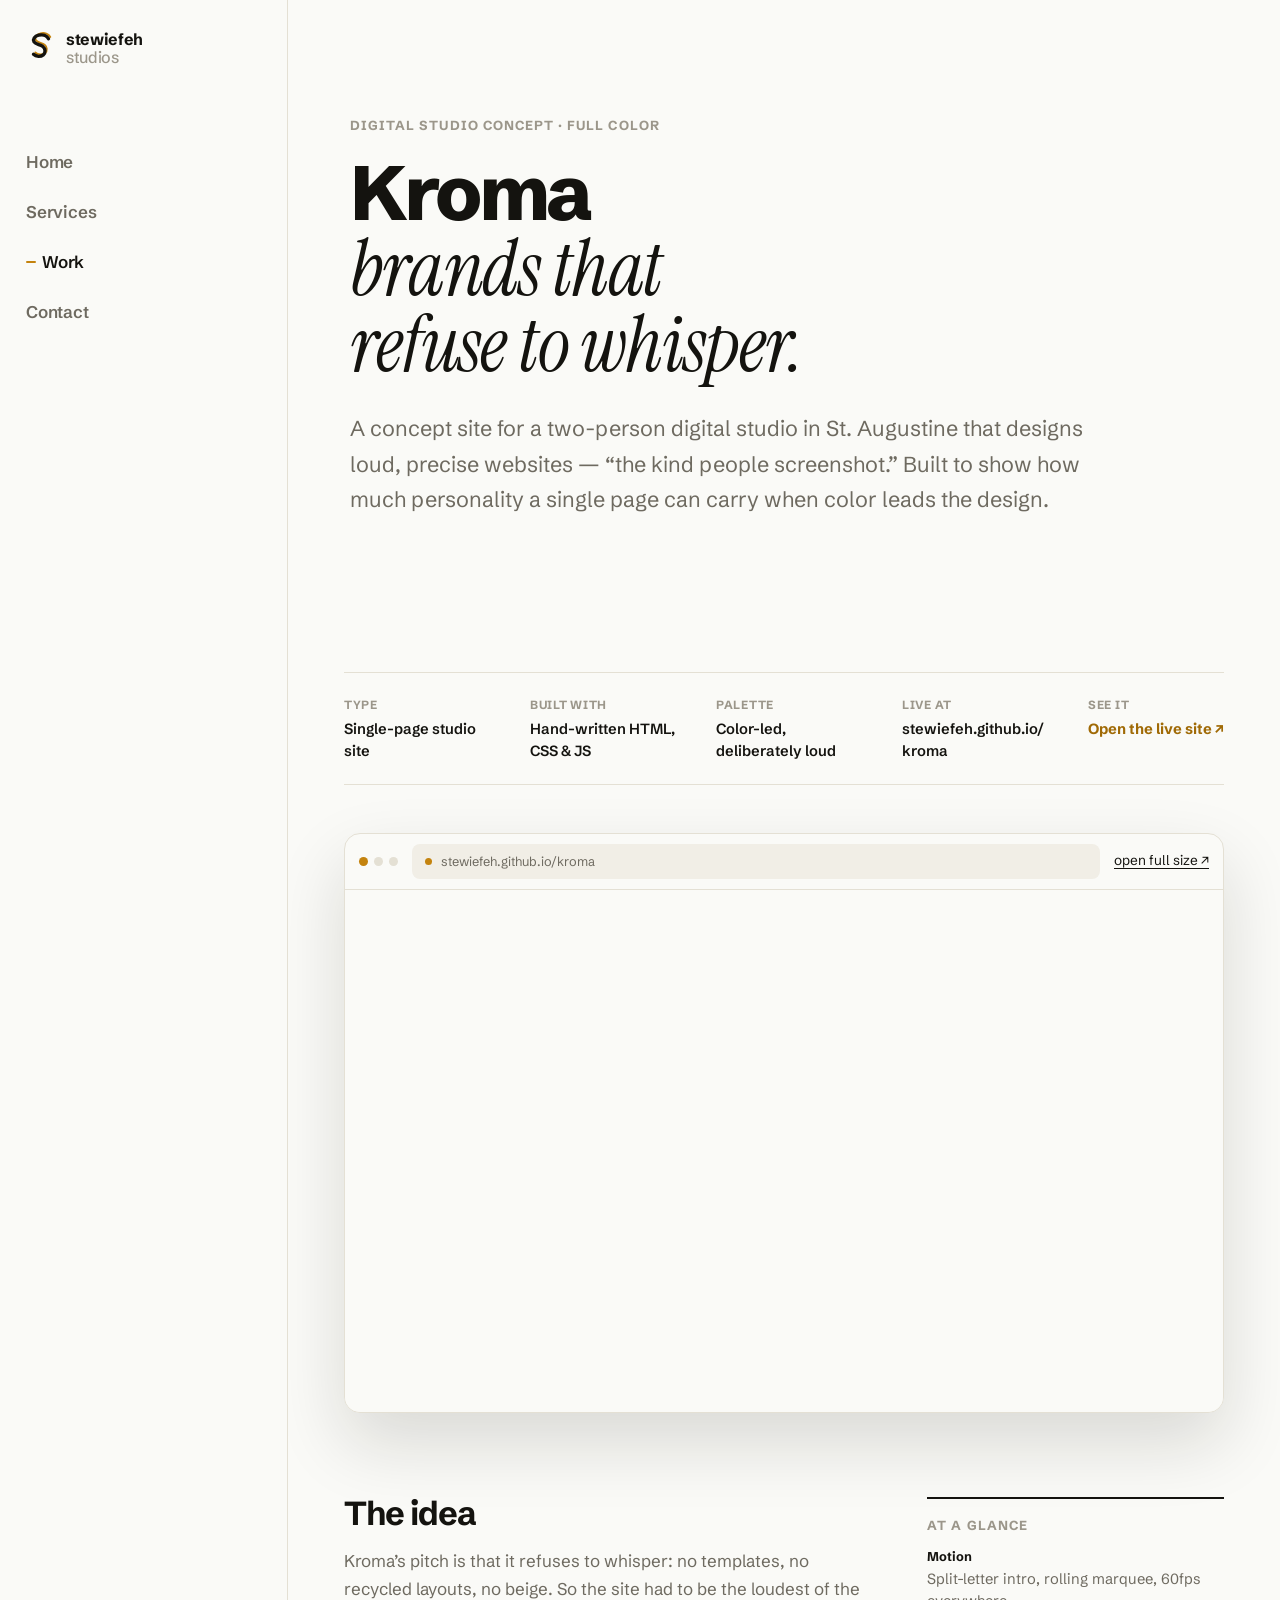
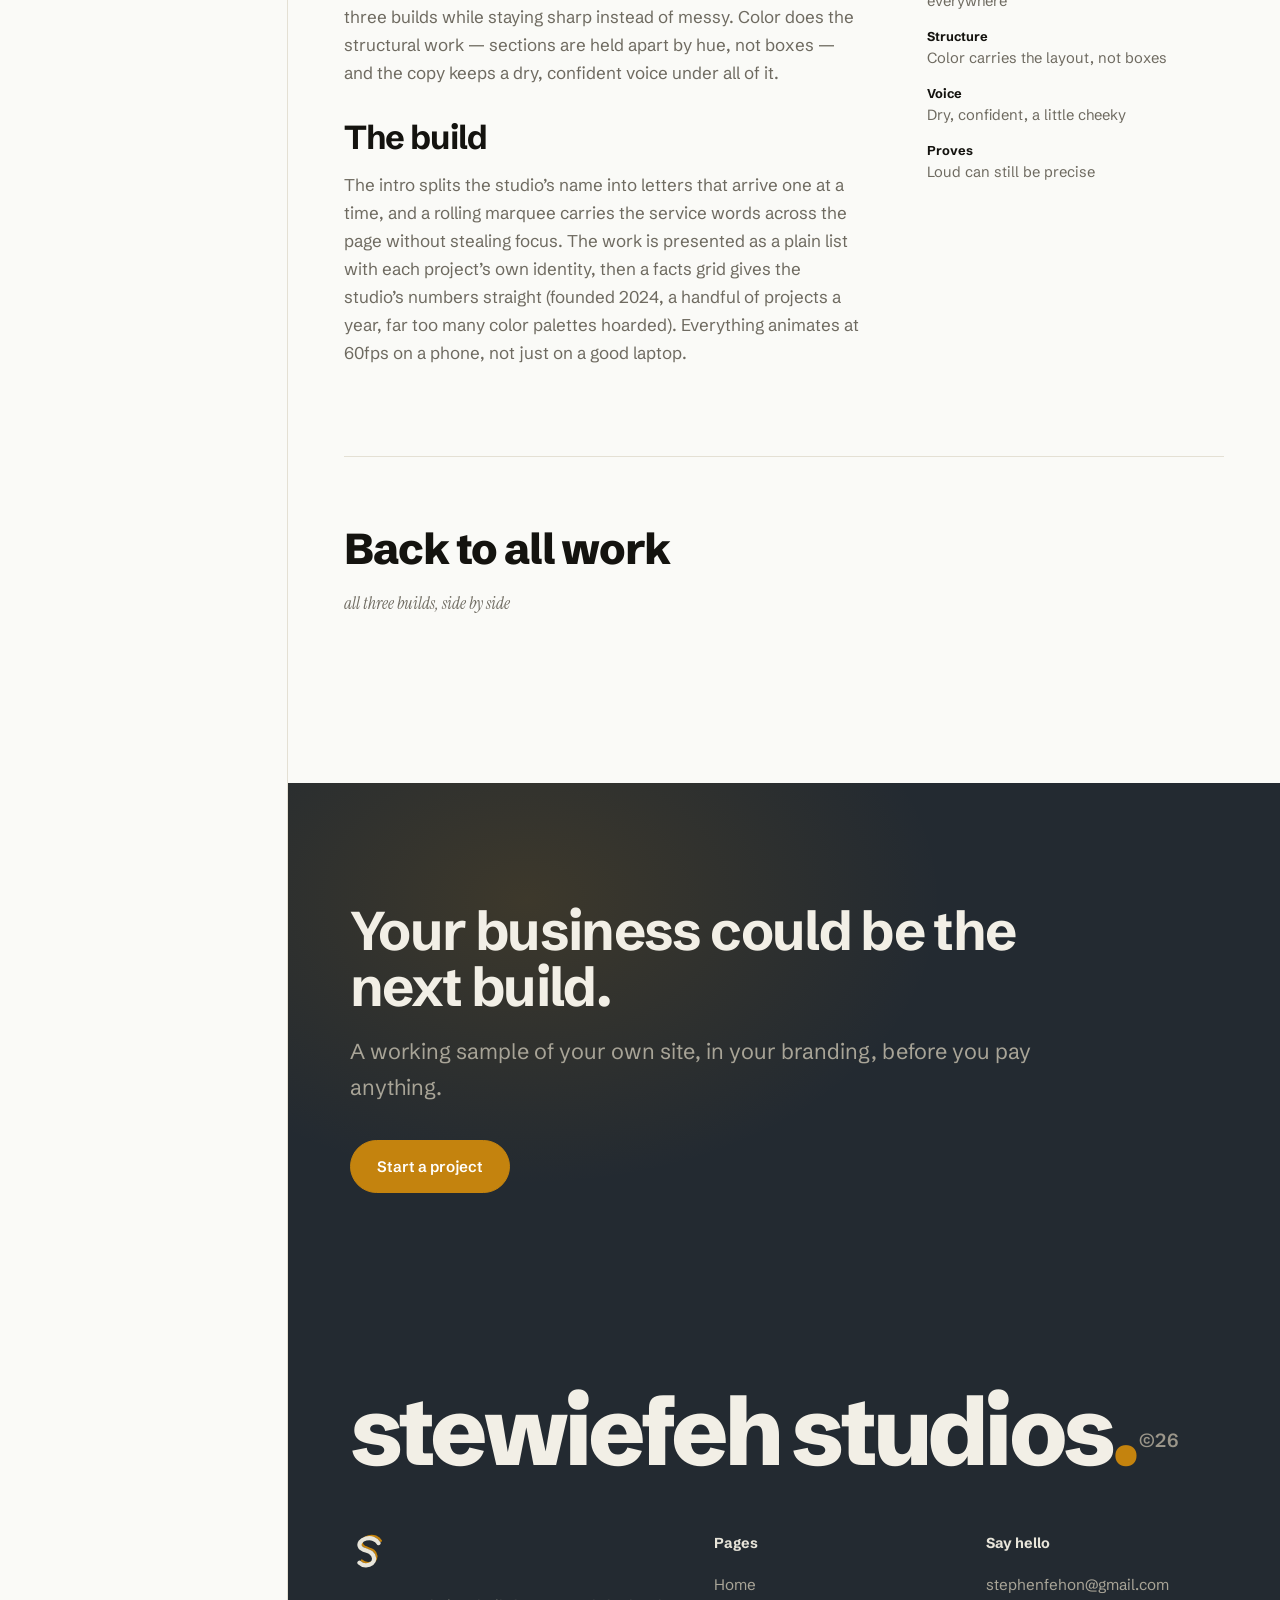
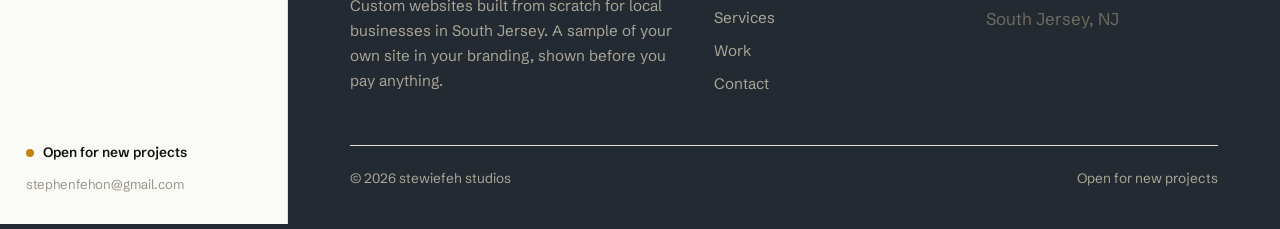
<file: kroma.html>
<!DOCTYPE html>
<html lang="en">
<head>
<meta charset="UTF-8">
<meta name="viewport" content="width=device-width, initial-scale=1.0">
<style>
/* critical: the veil paints from the very first frame, so navigation is slate in and slate out */
html{background:#232a31}
.veil{position:fixed;inset:0;z-index:400;background:#232a31;display:none;overflow:hidden}
html.boot .veil,html.leaving .veil,html.reveal .veil{display:block}
.veil-in{position:absolute;inset:0;display:flex;flex-direction:column;align-items:center;justify-content:center;gap:14px}
.veil-logo{width:76px;height:76px}
.veil-logo path{fill:none;stroke-linecap:round;stroke-linejoin:round;stroke-dasharray:198;stroke-dashoffset:0}
.veil-logo .lp-a{stroke:#c4830e;stroke-width:7}
.veil-logo .lp-b{stroke:#fafaf7;stroke-width:13}
.veil-word{font:600 1.02rem "Schibsted Grotesk",Helvetica,Arial,sans-serif;color:#fafaf7;letter-spacing:.01em}
.veil-word b{font:italic 400 1.02rem "Instrument Serif",Georgia,serif;color:#c4830e}
.veil-line{width:54px;height:2px;background:#c4830e}
@media (prefers-reduced-motion:reduce){.veil{display:none!important}}
</style>

<meta name="color-scheme" content="light">
<meta name="theme-color" content="#fafaf7">
<title>Kroma — case study</title>
<meta name="description" content="Case study: Kroma, a full-color digital studio concept. Split-letter type, a rolling marquee, and a palette that refuses to whisper. How much personality one page can carry when color leads.">
<link rel="canonical" href="https://stewiefehstudios.com/kroma.html">
<meta property="og:type" content="website">
<meta property="og:title" content="Kroma — case study">
<meta property="og:description" content="Case study: Kroma, a full-color digital studio concept. Split-letter type, a rolling marquee, and a palette that refuses to whisper. How much personality one page can carry when color leads.">
<meta property="og:url" content="https://stewiefehstudios.com/kroma.html">
<meta property="og:image" content="https://stewiefehstudios.com/preview-kroma.jpg">
<meta property="og:image:alt" content="Kroma case study preview">
<meta name="twitter:card" content="summary_large_image">
<link rel="icon" href="favicon.svg" type="image/svg+xml">
<link rel="apple-touch-icon" href="apple-touch-icon.png">
<link rel="preconnect" href="https://fonts.googleapis.com">
<link rel="preconnect" href="https://fonts.gstatic.com" crossorigin>
<link href="https://fonts.googleapis.com/css2?family=Instrument+Serif:ital@1&family=Schibsted+Grotesk:ital,wght@0,400..900;1,400..900&display=swap" rel="stylesheet">
<link rel="stylesheet" href="styles.css?v=20261118ad">
<script type="application/ld+json">{"@context":"https://schema.org","@type":"Article","headline":"Kroma \u2014 case study","author":{"@type":"Person","name":"Stephen Fehon","url":"https://stewiefehstudios.com/"},"publisher":{"@type":"Organization","name":"stewiefeh studios","logo":"https://stewiefehstudios.com/logo.svg"},"datePublished":"2026-11-18","dateModified":"2026-11-18","image":"https://stewiefehstudios.com/preview-kroma.jpg","mainEntityOfPage":"https://stewiefehstudios.com/kroma.html"}</script>
</head>
<body class="rail-page">
<div class="veil" aria-hidden="true">
  <div class="veil-in">
    <svg class="veil-logo" viewBox="-3 -10 116 116"><path class="lp-a" d="M 91 17 C 85 5, 69 -1, 53 3 C 37 7, 29 19, 35 29 C 41 39, 59 39, 69 47 C 79 55, 81 71, 71 79 C 61 87, 43 87, 33 77"/><path class="lp-b" d="M 84 24 C 78 12, 62 6, 46 10 C 30 14, 22 26, 28 36 C 34 46, 52 46, 62 54 C 72 62, 74 78, 64 86 C 54 94, 36 94, 26 84"/></svg>
    <span class="veil-word">stewiefeh <b>studios</b></span>
    <span class="veil-line"></span>
  </div>
</div>
<script>document.documentElement.className+=" boot";setTimeout(function(){document.documentElement.classList.remove("boot")},4000);</script>

<!-- compact top bar: mobile only -->
<header class="site-head mobbar">
  <div class="wrap">
    <a class="brand" href="index.html" aria-label="stewiefeh studios, home">
      <svg viewBox="-3 -10 116 116" aria-hidden="true"><path d="M 91 17 C 85 5, 69 -1, 53 3 C 37 7, 29 19, 35 29 C 41 39, 59 39, 69 47 C 79 55, 81 71, 71 79 C 61 87, 43 87, 33 77" fill="none" stroke="#c4830e" stroke-width="7" stroke-linecap="round" stroke-linejoin="round"/><path d="M 84 24 C 78 12, 62 6, 46 10 C 30 14, 22 26, 28 36 C 34 46, 52 46, 62 54 C 72 62, 74 78, 64 86 C 54 94, 36 94, 26 84" fill="none" stroke="currentColor" stroke-width="13" stroke-linecap="round" stroke-linejoin="round"/></svg>
      <span class="brand-name">stewiefeh <span>studios</span></span>
    </a>
    <div class="head-actions">
      <button class="menu-btn" aria-expanded="false" aria-controls="navpanel" aria-label="Menu"><i></i><i></i></button>
    </div>
  </div>
</header>

<nav class="nav-panel" id="navpanel" aria-label="Main">
  <ul>
    <li><a class="nav-link" href="index.html"><b>Home</b><span>where it starts</span></a></li>
    <li><a class="nav-link" href="services.html"><b>Services</b><span>pricing, process, questions</span></a></li>
    <li><a class="nav-link" href="work.html" aria-current="page"><b>Work</b><span>builds, shown properly</span></a></li>
    <li><a class="nav-link" href="contact.html"><b>Contact</b><span>start a project</span></a></li>
  </ul>
</nav>

<!-- fixed left rail: desktop only -->
<aside class="rail" aria-label="Site">
  <a class="brand" href="index.html" aria-label="stewiefeh studios, home">
    <svg viewBox="-3 -10 116 116" aria-hidden="true"><path d="M 91 17 C 85 5, 69 -1, 53 3 C 37 7, 29 19, 35 29 C 41 39, 59 39, 69 47 C 79 55, 81 71, 71 79 C 61 87, 43 87, 33 77" fill="none" stroke="#c4830e" stroke-width="7" stroke-linecap="round" stroke-linejoin="round"/><path d="M 84 24 C 78 12, 62 6, 46 10 C 30 14, 22 26, 28 36 C 34 46, 52 46, 62 54 C 72 62, 74 78, 64 86 C 54 94, 36 94, 26 84" fill="none" stroke="currentColor" stroke-width="13" stroke-linecap="round" stroke-linejoin="round"/></svg>
    <span class="brand-name">stewiefeh<br><span>studios</span></span>
  </a>
  <nav class="rail-nav" aria-label="Main">
    <a href="index.html">Home</a>
    <a href="services.html">Services</a>
    <a href="work.html" aria-current="page">Work</a>
    <a href="contact.html">Contact</a>
  </nav>
  <div class="rail-foot">
    <p class="rail-avail"><i class="avail-dot" aria-hidden="true"></i>Open for new projects</p>
    <a class="rail-mail" href="mailto:stephenfehon@gmail.com">stephenfehon@gmail.com</a>
  </div>
</aside>

<main>

  <section class="hero-rail case-head">
    <div class="wrap">
      <p class="case-kicker reveal d1">digital studio concept &middot; full color</p>
      <h1 class="hero-display case-display">
        <span class="hm"><span>Kroma</span></span>
        <span class="hm"><span class="serif-line">brands that<br>refuse to whisper.</span></span>
      </h1>
      <p class="lede reveal d1">A concept site for a two-person digital studio in St. Augustine that designs loud, precise websites &mdash; &ldquo;the kind people screenshot.&rdquo; Built to show how much personality a single page can carry when color leads the design.</p>
    </div>
  </section>

  <section class="section" style="padding-top:0">
    <div class="wrap-wide">
      <dl class="meta-strip">
        <div><dt>Type</dt><dd>Single-page studio site</dd></div>
        <div><dt>Built with</dt><dd>Hand-written HTML, CSS &amp; JS</dd></div>
        <div><dt>Palette</dt><dd>Color-led, deliberately loud</dd></div>
        <div><dt>Live at</dt><dd>stewiefeh.github.io/kroma</dd></div>
        <div class="meta-live"><dt>See it</dt><dd><a href="https://stewiefeh.github.io/kroma/" target="_blank" rel="noopener">Open the live site ↗</a></dd></div>
      </dl>
      <figure class="case-live">
        <div class="cl-bar" aria-hidden="true">
          <span class="cl-dots"><i></i><i></i><i></i></span>
          <span class="cl-url"><i class="cl-pulse"></i><span>stewiefeh.github.io/kroma</span></span>
          <a class="cl-open" href="https://stewiefeh.github.io/kroma/" target="_blank" rel="noopener">open full size ↗</a>
        </div>
        <div class="cl-stage">
          <iframe src="https://stewiefeh.github.io/kroma/" title="Kroma — live demo" loading="lazy" referrerpolicy="no-referrer-when-downgrade"></iframe>
        </div>
      </figure>

      <div class="case-body">
        <div class="case-prose">
          <h2>The idea</h2>
          <p>Kroma&rsquo;s pitch is that it refuses to whisper: no templates, no recycled layouts, no beige. So the site had to be the loudest of the three builds while staying sharp instead of messy. Color does the structural work &mdash; sections are held apart by hue, not boxes &mdash; and the copy keeps a dry, confident voice under all of it.</p>
          <h2>The build</h2>
          <p>The intro splits the studio&rsquo;s name into letters that arrive one at a time, and a rolling marquee carries the service words across the page without stealing focus. The work is presented as a plain list with each project&rsquo;s own identity, then a facts grid gives the studio&rsquo;s numbers straight (founded 2024, a handful of projects a year, far too many color palettes hoarded). Everything animates at 60fps on a phone, not just on a good laptop.</p>
        </div>
        <aside class="case-facts">
          <h3>At a glance</h3>
          <dl>
            <div><dt>Motion</dt><dd>Split-letter intro, rolling marquee, 60fps everywhere</dd></div>
            <div><dt>Structure</dt><dd>Color carries the layout, not boxes</dd></div>
            <div><dt>Voice</dt><dd>Dry, confident, a little cheeky</dd></div>
            <div><dt>Proves</dt><dd>Loud can still be precise</dd></div>
          </dl>
        </aside>
      </div>

      <a class="case-next" href="work.html">
        <span class="cn-label">Back to all work</span>
        <span class="cn-sub">all three builds, side by side</span>
      </a>
    </div>
  </section>

  <section class="band band-slate">
    <div class="wrap">
      <h2>Your business could be the next build.</h2>
      <p class="lede">A working sample of your own site, in your branding, before you pay anything.</p>
      <a class="btn btn-amber" href="contact.html">Start a project</a>
    </div>
  </section>

</main>

<footer class="site-foot foot-dark">
  <div class="wrap">
    <div class="foot-mark" aria-hidden="true">stewiefeh studios<span class="fm-dot">.</span><span class="fm-year">&copy;26</span></div>
    <div class="foot-grid">
      <div class="foot-brand">
        <svg viewBox="-3 -10 116 116" aria-hidden="true"><path d="M 91 17 C 85 5, 69 -1, 53 3 C 37 7, 29 19, 35 29 C 41 39, 59 39, 69 47 C 79 55, 81 71, 71 79 C 61 87, 43 87, 33 77" fill="none" stroke="#c4830e" stroke-width="7" stroke-linecap="round" stroke-linejoin="round"/><path d="M 84 24 C 78 12, 62 6, 46 10 C 30 14, 22 26, 28 36 C 34 46, 52 46, 62 54 C 72 62, 74 78, 64 86 C 54 94, 36 94, 26 84" fill="none" stroke="currentColor" stroke-width="13" stroke-linecap="round" stroke-linejoin="round"/></svg>
        <p>Custom websites built from scratch for local businesses in South Jersey. A sample of your own site in your branding, shown before you pay anything.</p>
      </div>
      <div>
        <h4>Pages</h4>
        <a href="index.html">Home</a>
        <a href="services.html">Services</a>
        <a href="work.html">Work</a>
        <a href="contact.html">Contact</a>
      </div>
      <div>
        <h4>Say hello</h4>
        <a href="mailto:stephenfehon@gmail.com">stephenfehon@gmail.com</a>
        <p style="padding:4px 0">South Jersey, NJ</p>
      </div>
    </div>
    <div class="foot-base">
      <span>&copy; 2026 stewiefeh studios</span>
      <span>Open for new projects</span>
    </div>
  </div>
</footer>

<script src="script.js?v=20261118ad"></script>
<div id="cursor" aria-hidden="true"><span class="c-arrow"><svg viewBox="0 0 24 24"><path d="M5 3 L5 19 L9.2 15.4 L11.8 21.4 L14.8 20.2 L12.2 14.4 L17.8 13.8 Z"/></svg></span><span class="c-pill"></span></div>
</body>
</html>
</file>
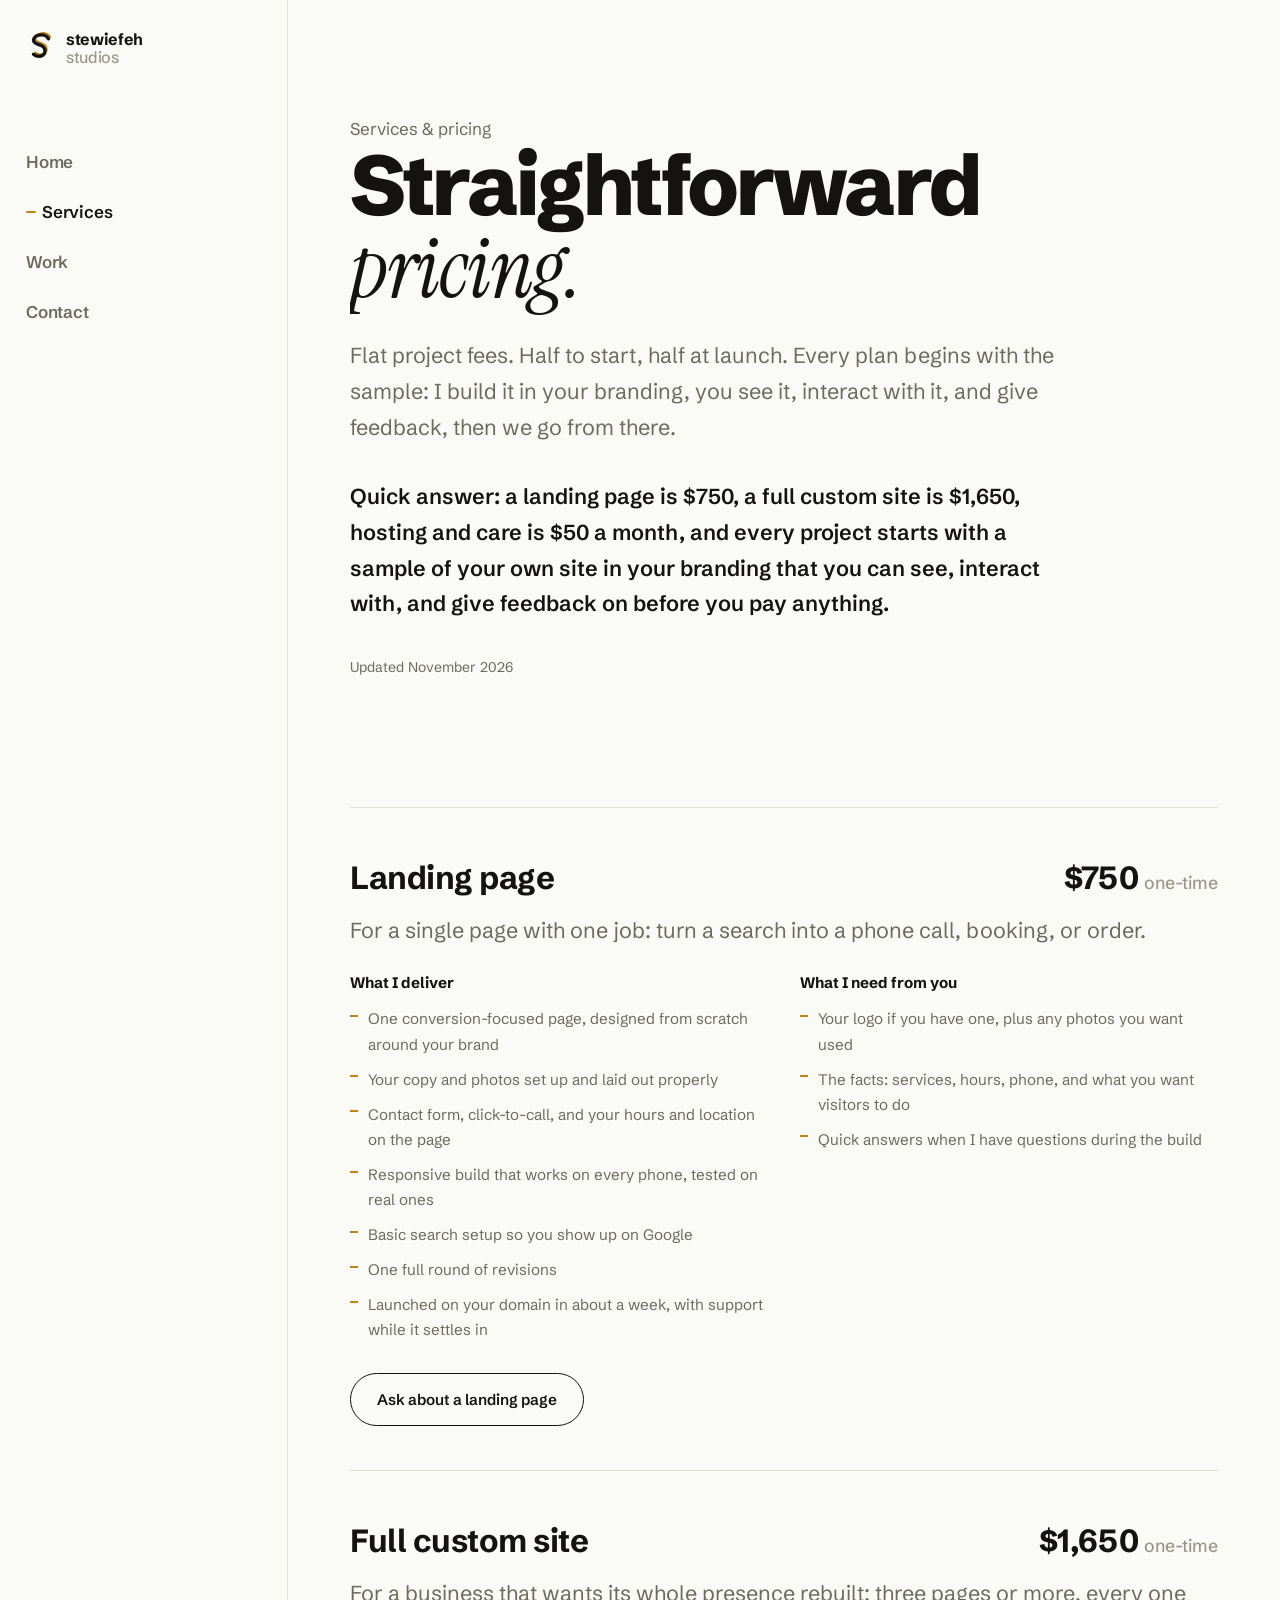
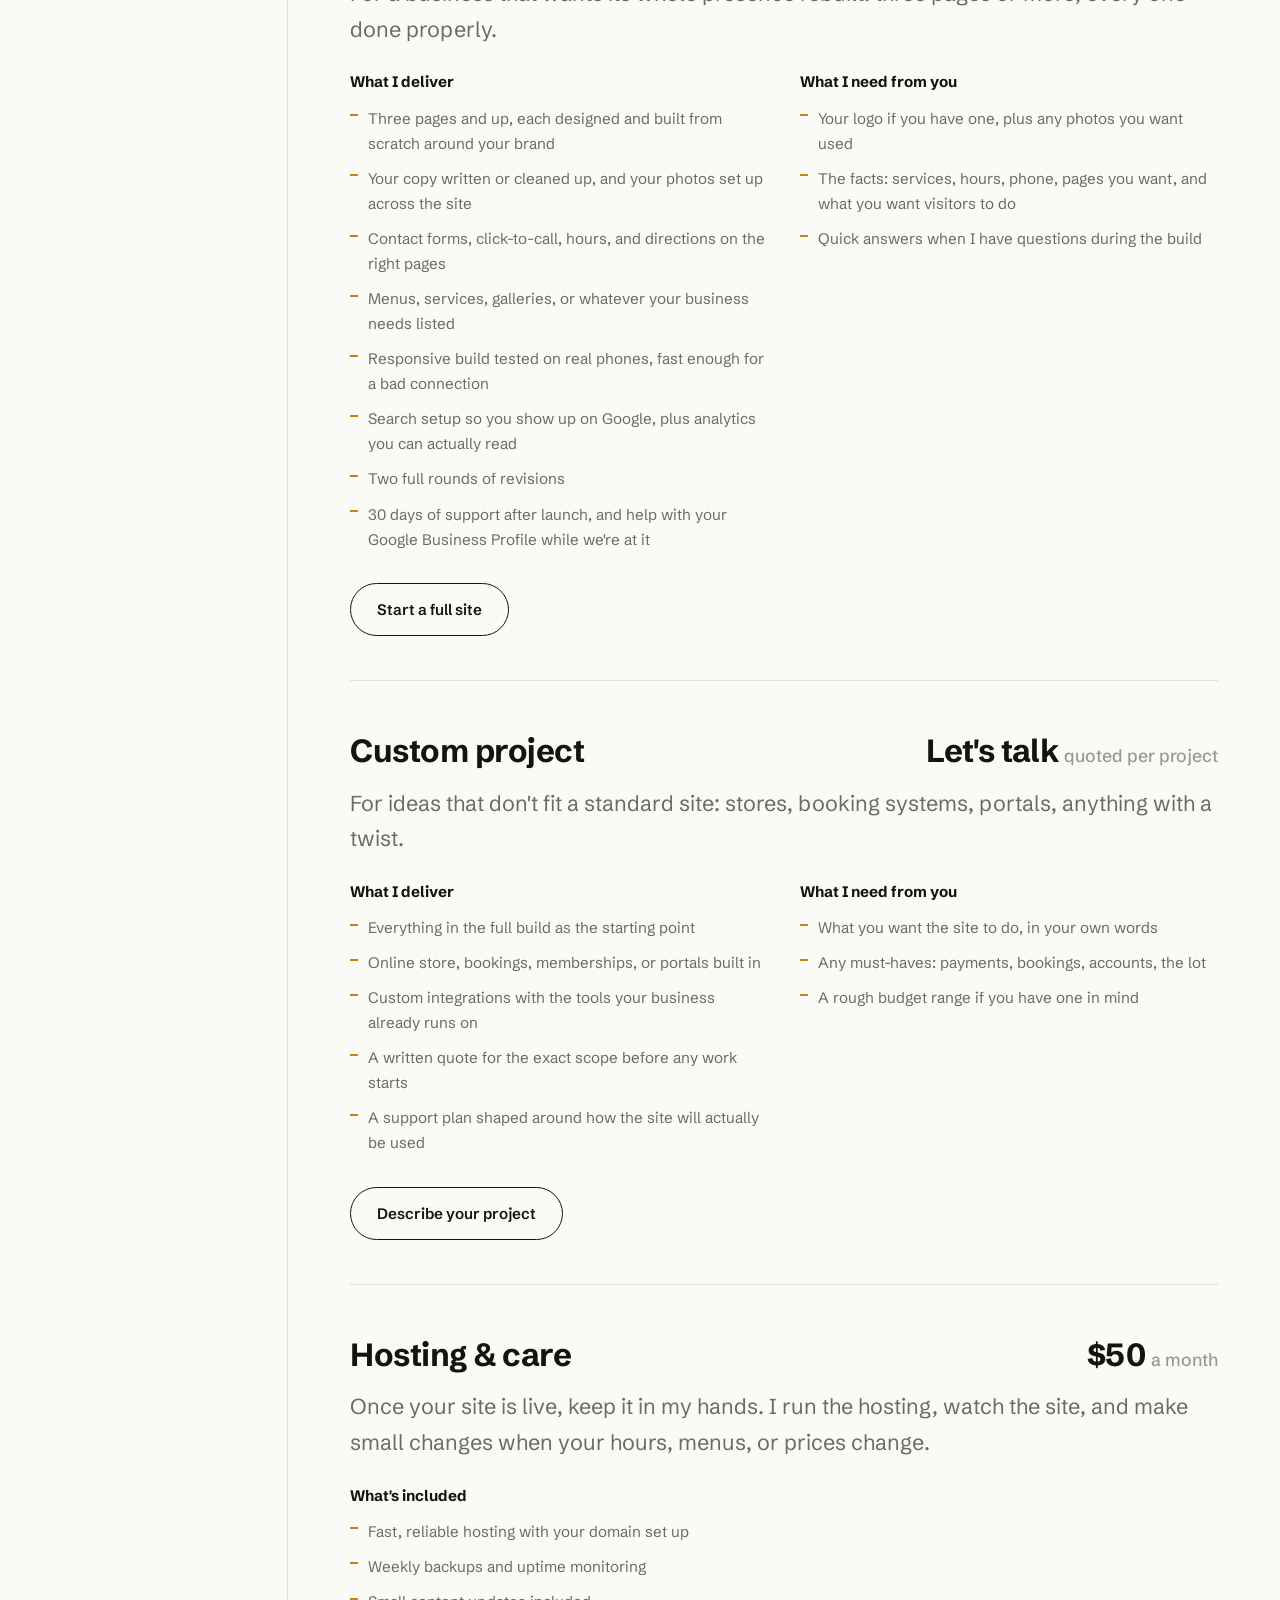
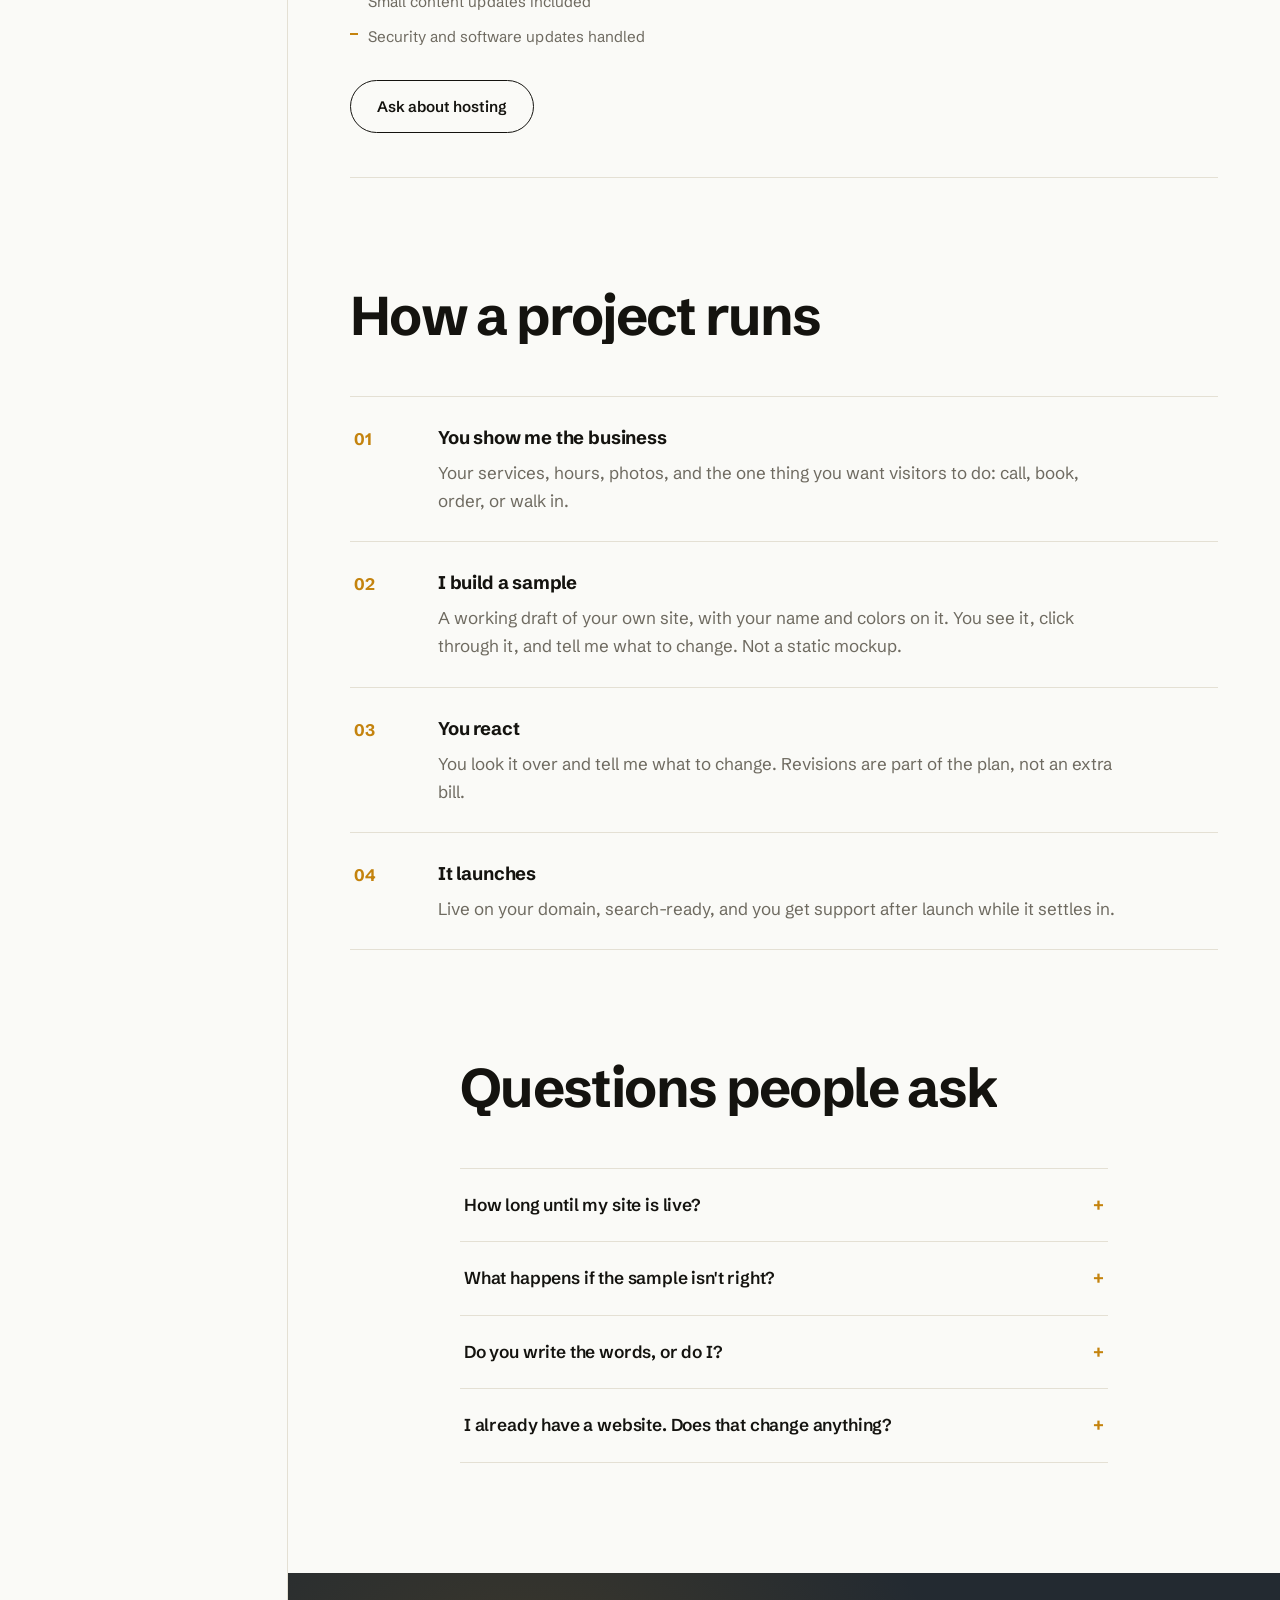
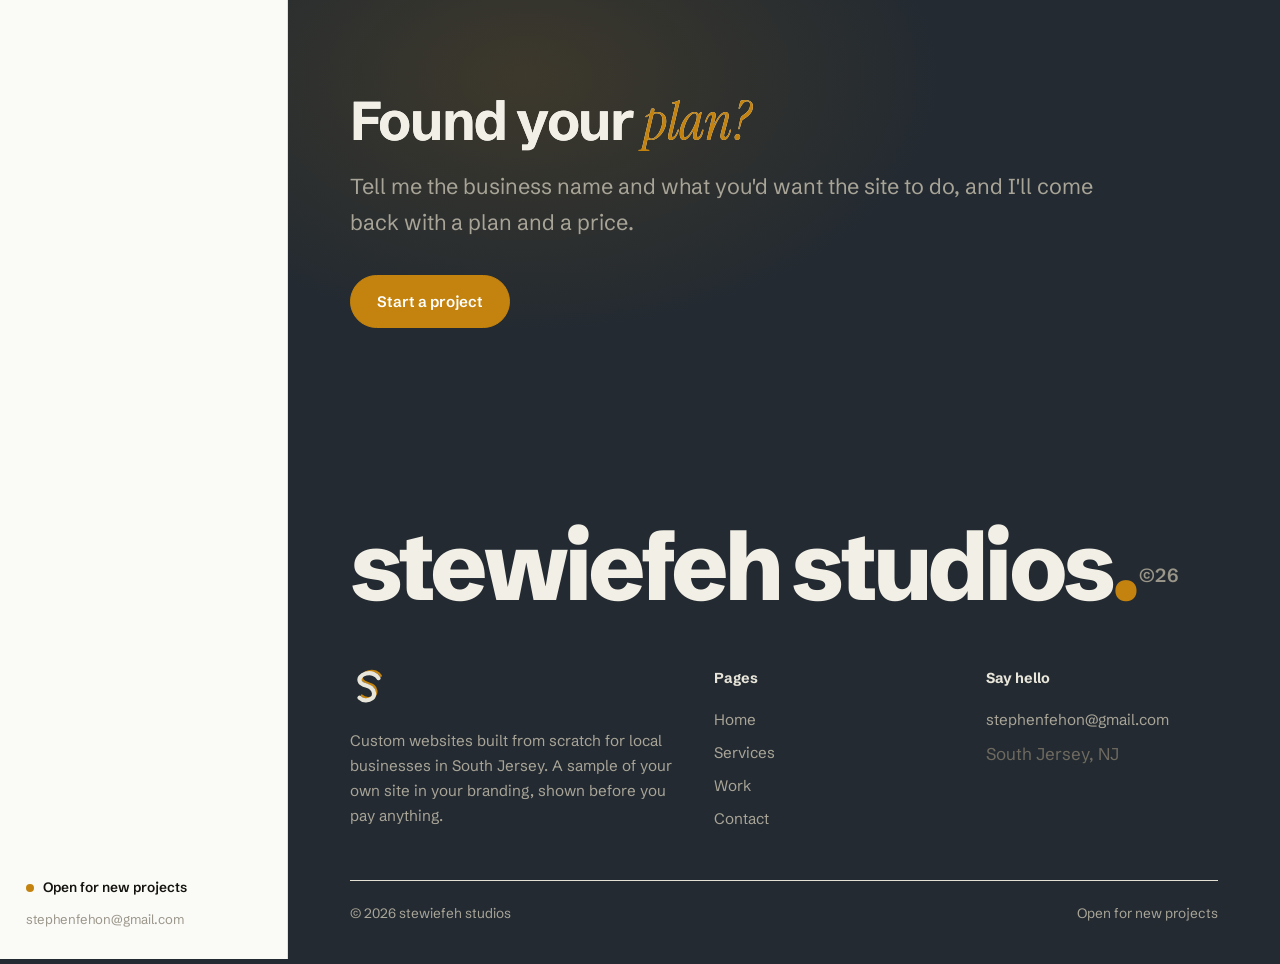
<file: services.html>
<!DOCTYPE html>
<html lang="en">
<head>
<meta charset="UTF-8">
<meta name="viewport" content="width=device-width, initial-scale=1.0">
<style>
/* critical: the veil paints from the very first frame, so navigation is slate in and slate out */
html{background:#232a31}
.veil{position:fixed;inset:0;z-index:400;background:#232a31;display:none;overflow:hidden}
html.boot .veil,html.leaving .veil,html.reveal .veil{display:block}
.veil-in{position:absolute;inset:0;display:flex;flex-direction:column;align-items:center;justify-content:center;gap:14px}
.veil-logo{width:76px;height:76px}
.veil-logo path{fill:none;stroke-linecap:round;stroke-linejoin:round;stroke-dasharray:198;stroke-dashoffset:0}
.veil-logo .lp-a{stroke:#c4830e;stroke-width:7}
.veil-logo .lp-b{stroke:#fafaf7;stroke-width:13}
.veil-word{font:600 1.02rem "Schibsted Grotesk",Helvetica,Arial,sans-serif;color:#fafaf7;letter-spacing:.01em}
.veil-word b{font:italic 400 1.02rem "Instrument Serif",Georgia,serif;color:#c4830e}
.veil-line{width:54px;height:2px;background:#c4830e}
@media (prefers-reduced-motion:reduce){.veil{display:none!important}}
</style>

<meta name="color-scheme" content="light">
<meta name="theme-color" content="#fafaf7">
<title>Services &amp; pricing — stewiefeh studios</title>
<meta name="description" content="Flat project fees, no hourly billing. Landing page $750, full custom site $1,650, hosting and care $50/mo. Every plan starts with a sample of your own site, built in your branding before you pay anything.">
<link rel="canonical" href="https://stewiefehstudios.com/services.html">
<meta property="og:type" content="website">
<meta property="og:title" content="Services &amp; pricing — stewiefeh studios">
<meta property="og:description" content="Flat project fees, no hourly billing. Landing page $750, full custom site $1,650, hosting and care $50/mo. Every plan starts with a sample of your own site, built in your branding before you pay anything.">
<meta property="og:url" content="https://stewiefehstudios.com/services.html">
<link rel="icon" href="favicon.svg" type="image/svg+xml">
<link rel="apple-touch-icon" href="apple-touch-icon.png">
<link rel="preconnect" href="https://fonts.googleapis.com">
<link rel="preconnect" href="https://fonts.gstatic.com" crossorigin>
<link href="https://fonts.googleapis.com/css2?family=Instrument+Serif:ital@1&family=Schibsted+Grotesk:ital,wght@0,400..900;1,400..900&display=swap" rel="stylesheet">
<link rel="stylesheet" href="styles.css?v=20261118ad">
<script type="application/ld+json">{"@context":"https://schema.org","@type":"Service","serviceType":"Web design","name":"Custom web design and build","provider":{"@type":"ProfessionalService","name":"stewiefeh studios","url":"https://stewiefehstudios.com/","email":"stephenfehon@gmail.com","areaServed":["South Jersey, New Jersey","Philadelphia, Pennsylvania"]},"areaServed":["South Jersey, New Jersey","Philadelphia, Pennsylvania"],"hasOfferCatalog":{"@type":"OfferCatalog","name":"Web design pricing","itemListElement":[{"@type":"Offer","name":"Landing page","price":"750","priceCurrency":"USD"},{"@type":"Offer","name":"Full custom site","price":"1650","priceCurrency":"USD"},{"@type":"Offer","name":"Custom project","priceCurrency":"USD"},{"@type":"Offer","name":"Hosting and care","price":"50","priceCurrency":"USD","unitText":"MONTH"}]}}</script>
<script type="application/ld+json">{"@context":"https://schema.org","@type":"FAQPage","mainEntity":[{"@type":"Question","name":"How long until my site is live?","acceptedAnswer":{"@type":"Answer","text":"A landing page is about a week from the go-ahead. A full site usually takes two to three, and the main variable is how fast I get your photos and the facts about your business."}},{"@type":"Question","name":"What happens if the sample isn't right?","acceptedAnswer":{"@type":"Answer","text":"Tell me what missed and I'll take another pass. The whole point of building the sample first is that you see the real work before you commit to anything."}},{"@type":"Question","name":"Do you write the words, or do I?","acceptedAnswer":{"@type":"Answer","text":"Both. On a landing page you send what you have and I lay it out so it reads well. On a full site I write the copy or clean up yours, whichever you prefer."}},{"@type":"Question","name":"I already have a website. Does that change anything?","acceptedAnswer":{"@type":"Answer","text":"Not the price. If a rebuild makes sense I move whatever is worth keeping over and start fresh where it isn't. If your current site is doing its job, I'll tell you that too."}}]}</script>
<meta property="og:image" content="https://stewiefehstudios.com/og-home.jpg">
<meta property="og:image:alt" content="stewiefeh studios, custom websites for local businesses">
<meta name="twitter:card" content="summary_large_image">
</head>
<body class="rail-page">
<div class="veil" aria-hidden="true">
  <div class="veil-in">
    <svg class="veil-logo" viewBox="-3 -10 116 116"><path class="lp-a" d="M 91 17 C 85 5, 69 -1, 53 3 C 37 7, 29 19, 35 29 C 41 39, 59 39, 69 47 C 79 55, 81 71, 71 79 C 61 87, 43 87, 33 77"/><path class="lp-b" d="M 84 24 C 78 12, 62 6, 46 10 C 30 14, 22 26, 28 36 C 34 46, 52 46, 62 54 C 72 62, 74 78, 64 86 C 54 94, 36 94, 26 84"/></svg>
    <span class="veil-word">stewiefeh <b>studios</b></span>
    <span class="veil-line"></span>
  </div>
</div>
<script>document.documentElement.className+=" boot";setTimeout(function(){document.documentElement.classList.remove("boot")},4000);</script>

<!-- compact top bar: mobile only -->
<header class="site-head mobbar">
  <div class="wrap">
    <a class="brand" href="index.html" aria-label="stewiefeh studios, home">
      <svg viewBox="-3 -10 116 116" aria-hidden="true"><path d="M 91 17 C 85 5, 69 -1, 53 3 C 37 7, 29 19, 35 29 C 41 39, 59 39, 69 47 C 79 55, 81 71, 71 79 C 61 87, 43 87, 33 77" fill="none" stroke="#c4830e" stroke-width="7" stroke-linecap="round" stroke-linejoin="round"/><path d="M 84 24 C 78 12, 62 6, 46 10 C 30 14, 22 26, 28 36 C 34 46, 52 46, 62 54 C 72 62, 74 78, 64 86 C 54 94, 36 94, 26 84" fill="none" stroke="currentColor" stroke-width="13" stroke-linecap="round" stroke-linejoin="round"/></svg>
      <span class="brand-name">stewiefeh <span>studios</span></span>
    </a>
    <div class="head-actions">
      <button class="menu-btn" aria-expanded="false" aria-controls="navpanel" aria-label="Menu"><i></i><i></i></button>
    </div>
  </div>
</header>

<nav class="nav-panel" id="navpanel" aria-label="Main">
  <ul>
    <li><a class="nav-link" href="index.html"><b>Home</b><span>where it starts</span></a></li>
    <li><a class="nav-link" href="services.html" aria-current="page"><b>Services</b><span>pricing, process, questions</span></a></li>
    <li><a class="nav-link" href="work.html"><b>Work</b><span>demo sites, built from zero</span></a></li>
    <li><a class="nav-link" href="contact.html"><b>Contact</b><span>start a project</span></a></li>
  </ul>
  <div class="nav-cta-row">
    <a class="btn btn-amber" href="contact.html">Start a project</a>
    <a class="btn btn-ghost" href="work.html">See the work</a>
  </div>
</nav>

<!-- fixed left rail: desktop only -->
<aside class="rail" aria-label="Site">
  <a class="brand" href="index.html" aria-label="stewiefeh studios, home">
    <svg viewBox="-3 -10 116 116" aria-hidden="true"><path d="M 91 17 C 85 5, 69 -1, 53 3 C 37 7, 29 19, 35 29 C 41 39, 59 39, 69 47 C 79 55, 81 71, 71 79 C 61 87, 43 87, 33 77" fill="none" stroke="#c4830e" stroke-width="7" stroke-linecap="round" stroke-linejoin="round"/><path d="M 84 24 C 78 12, 62 6, 46 10 C 30 14, 22 26, 28 36 C 34 46, 52 46, 62 54 C 72 62, 74 78, 64 86 C 54 94, 36 94, 26 84" fill="none" stroke="currentColor" stroke-width="13" stroke-linecap="round" stroke-linejoin="round"/></svg>
    <span class="brand-name">stewiefeh<br><span>studios</span></span>
  </a>
  <nav class="rail-nav" aria-label="Main">
    <a href="index.html">Home</a>
    <a href="services.html" aria-current="page">Services</a>
    <a href="work.html">Work</a>
    <a href="contact.html">Contact</a>
  </nav>
  <div class="rail-foot">
    <p class="rail-avail"><i class="avail-dot" aria-hidden="true"></i>Open for new projects</p>
    <a class="rail-mail" href="mailto:stephenfehon@gmail.com">stephenfehon@gmail.com</a>
  </div>
</aside>

<main>

    <section class="hero-rail">
    <div class="wrap">
      <p class="case-kicker reveal d1">Services &amp; pricing</p>
      <h1 class="hero-display">
        <span class="hm"><span>Straightforward</span></span>
        <span class="hm"><span class="serif-line">pricing.</span></span>
      </h1>
      <p class="lede reveal d1">Flat project fees. Half to start, half at launch. Every plan begins with the sample: I build it in your branding, you see it, interact with it, and give feedback, then we go from there.</p>
      <p class="lede reveal d1" style="margin-top:14px"><strong>Quick answer: a landing page is $750, a full custom site is $1,650, hosting and care is $50 a month, and every project starts with a sample of your own site in your branding that you can see, interact with, and give feedback on before you pay anything.</strong></p>
      <p class="reveal d1" style="color:var(--muted);font-size:14px;margin-top:8px">Updated November 2026</p>
    </div>
  </section>

  <section class="section" style="padding-top:clamp(30px,5vw,56px)">
    <div class="wrap">

      <div class="plan">
        <div class="plan-top"><h3>Landing page</h3><span class="price">$750<small>one-time</small></span></div>
        <p class="lede">For a single page with one job: turn a search into a phone call, booking, or order.</p>
        <div class="plan-cols">
          <div>
            <h4>What I deliver</h4>
            <ul>
              <li>One conversion-focused page, designed from scratch around your brand</li>
              <li>Your copy and photos set up and laid out properly</li>
              <li>Contact form, click-to-call, and your hours and location on the page</li>
              <li>Responsive build that works on every phone, tested on real ones</li>
              <li>Basic search setup so you show up on Google</li>
              <li>One full round of revisions</li>
              <li>Launched on your domain in about a week, with support while it settles in</li>
            </ul>
          </div>
          <div>
            <h4>What I need from you</h4>
            <ul>
              <li>Your logo if you have one, plus any photos you want used</li>
              <li>The facts: services, hours, phone, and what you want visitors to do</li>
              <li>Quick answers when I have questions during the build</li>
            </ul>
          </div>
        </div>
        <a class="btn btn-ghost" href="contact.html">Ask about a landing page</a>
      </div>

      <div class="plan">
        <div class="plan-top"><h3>Full custom site</h3><span class="price">$1,650<small>one-time</small></span></div>
        <p class="lede">For a business that wants its whole presence rebuilt: three pages or more, every one done properly.</p>
        <div class="plan-cols">
          <div>
            <h4>What I deliver</h4>
            <ul>
              <li>Three pages and up, each designed and built from scratch around your brand</li>
              <li>Your copy written or cleaned up, and your photos set up across the site</li>
              <li>Contact forms, click-to-call, hours, and directions on the right pages</li>
              <li>Menus, services, galleries, or whatever your business needs listed</li>
              <li>Responsive build tested on real phones, fast enough for a bad connection</li>
              <li>Search setup so you show up on Google, plus analytics you can actually read</li>
              <li>Two full rounds of revisions</li>
              <li>30 days of support after launch, and help with your Google Business Profile while we're at it</li>
            </ul>
          </div>
          <div>
            <h4>What I need from you</h4>
            <ul>
              <li>Your logo if you have one, plus any photos you want used</li>
              <li>The facts: services, hours, phone, pages you want, and what you want visitors to do</li>
              <li>Quick answers when I have questions during the build</li>
            </ul>
          </div>
        </div>
        <a class="btn btn-ghost" href="contact.html">Start a full site</a>
      </div>

      <div class="plan">
        <div class="plan-top"><h3>Custom project</h3><span class="price">Let's talk<small>quoted per project</small></span></div>
        <p class="lede">For ideas that don't fit a standard site: stores, booking systems, portals, anything with a twist.</p>
        <div class="plan-cols">
          <div>
            <h4>What I deliver</h4>
            <ul>
              <li>Everything in the full build as the starting point</li>
              <li>Online store, bookings, memberships, or portals built in</li>
              <li>Custom integrations with the tools your business already runs on</li>
              <li>A written quote for the exact scope before any work starts</li>
              <li>A support plan shaped around how the site will actually be used</li>
            </ul>
          </div>
          <div>
            <h4>What I need from you</h4>
            <ul>
              <li>What you want the site to do, in your own words</li>
              <li>Any must-haves: payments, bookings, accounts, the lot</li>
              <li>A rough budget range if you have one in mind</li>
            </ul>
          </div>
        </div>
        <a class="btn btn-ghost" href="contact.html">Describe your project</a>
      </div>

      <div class="plan">
        <div class="plan-top"><h3>Hosting &amp; care</h3><span class="price">$50<small>a month</small></span></div>
        <p class="lede">Once your site is live, keep it in my hands. I run the hosting, watch the site, and make small changes when your hours, menus, or prices change.</p>
        <div class="plan-cols">
          <div>
            <h4>What's included</h4>
            <ul>
              <li>Fast, reliable hosting with your domain set up</li>
              <li>Weekly backups and uptime monitoring</li>
              <li>Small content updates included</li>
              <li>Security and software updates handled</li>
            </ul>
          </div>
        </div>
        <a class="btn btn-ghost" href="contact.html">Ask about hosting</a>
      </div>

    </div>
  </section>

  <section class="section" style="padding-top:0">
    <div class="wrap">
      <div class="section-head"><h2 class="ink">How a project runs</h2></div>
      <div class="steps">
        <div class="step"><i>01</i><div><b>You show me the business</b><p>Your services, hours, photos, and the one thing you want visitors to do: call, book, order, or walk in.</p></div></div>
        <div class="step"><i>02</i><div><b>I build a sample</b><p>A working draft of your own site, with your name and colors on it. You see it, click through it, and tell me what to change. Not a static mockup.</p></div></div>
        <div class="step"><i>03</i><div><b>You react</b><p>You look it over and tell me what to change. Revisions are part of the plan, not an extra bill.</p></div></div>
        <div class="step"><i>04</i><div><b>It launches</b><p>Live on your domain, search-ready, and you get support after launch while it settles in.</p></div></div>
      </div>
    </div>
  </section>

  <section class="section faq" style="padding-top:0">
    <div class="narrow">
      <div class="section-head"><h2 class="ink">Questions people ask</h2></div>
      <details>
        <summary>How long until my site is live?</summary>
        <p>A landing page is about a week from the go-ahead. A full site usually takes two to three, and the main variable is how fast I get your photos and the facts about your business.</p>
      </details>
      <details>
        <summary>What happens if the sample isn't right?</summary>
        <p>Tell me what missed and I'll take another pass. The whole point of building the sample first is that you see the real work before you commit to anything.</p>
      </details>
      <details>
        <summary>Do you write the words, or do I?</summary>
        <p>Both. On a landing page you send what you have and I lay it out so it reads well. On a full site I write the copy or clean up yours, whichever you prefer.</p>
      </details>
      <details>
        <summary>I already have a website. Does that change anything?</summary>
        <p>Not the price. If a rebuild makes sense I move whatever is worth keeping over and start fresh where it isn't. If your current site is doing its job, I'll tell you that too.</p>
      </details>
    </div>
  </section>

  <section class="band band-slate">
    <div class="wrap">
      <h2 class="ink">Found your <em class="accent">plan?</em></h2>
      <p class="lede">Tell me the business name and what you'd want the site to do, and I'll come back with a plan and a price.</p>
      <a class="btn btn-amber" href="contact.html">Start a project</a>
    </div>
  </section>

</main>

<footer class="site-foot foot-dark">
  <div class="wrap">
    <div class="foot-mark" aria-hidden="true">stewiefeh studios<span class="fm-dot">.</span><span class="fm-year">©26</span></div>
    <div class="foot-grid">
      <div class="foot-brand">
        <svg viewBox="-3 -10 116 116" aria-hidden="true"><path d="M 91 17 C 85 5, 69 -1, 53 3 C 37 7, 29 19, 35 29 C 41 39, 59 39, 69 47 C 79 55, 81 71, 71 79 C 61 87, 43 87, 33 77" fill="none" stroke="#c4830e" stroke-width="7" stroke-linecap="round" stroke-linejoin="round"/><path d="M 84 24 C 78 12, 62 6, 46 10 C 30 14, 22 26, 28 36 C 34 46, 52 46, 62 54 C 72 62, 74 78, 64 86 C 54 94, 36 94, 26 84" fill="none" stroke="currentColor" stroke-width="13" stroke-linecap="round" stroke-linejoin="round"/></svg>
        <p>Custom websites built from scratch for local businesses in South Jersey. A sample of your own site in your branding, shown before you pay anything.</p>
      </div>
      <div>
        <h4>Pages</h4>
        <a href="index.html">Home</a>
        <a href="services.html">Services</a>
        <a href="work.html">Work</a>
        <a href="contact.html">Contact</a>
      </div>
      <div>
        <h4>Say hello</h4>
        <a href="mailto:stephenfehon@gmail.com">stephenfehon@gmail.com</a>
        <p style="padding:4px 0">South Jersey, NJ</p>
      </div>
    </div>
    <div class="foot-base">
      <span>© 2026 stewiefeh studios</span>
      <span>Open for new projects</span>
    </div>
  </div>
</footer>

<script src="script.js?v=20261118ad"></script>
<div id="cursor" aria-hidden="true"><span class="c-arrow"><svg viewBox="0 0 24 24"><path d="M5 3 L5 19 L9.2 15.4 L11.8 21.4 L14.8 20.2 L12.2 14.4 L17.8 13.8 Z"/></svg></span><span class="c-pill"></span></div>
<div id="preview" aria-hidden="true"><div class="p-card"><img src="preview-tangent.jpg" alt=""><img src="preview-ardane.jpg" alt=""><img src="preview-kroma.jpg" alt=""></div></div>
</body>
</html>
</file>
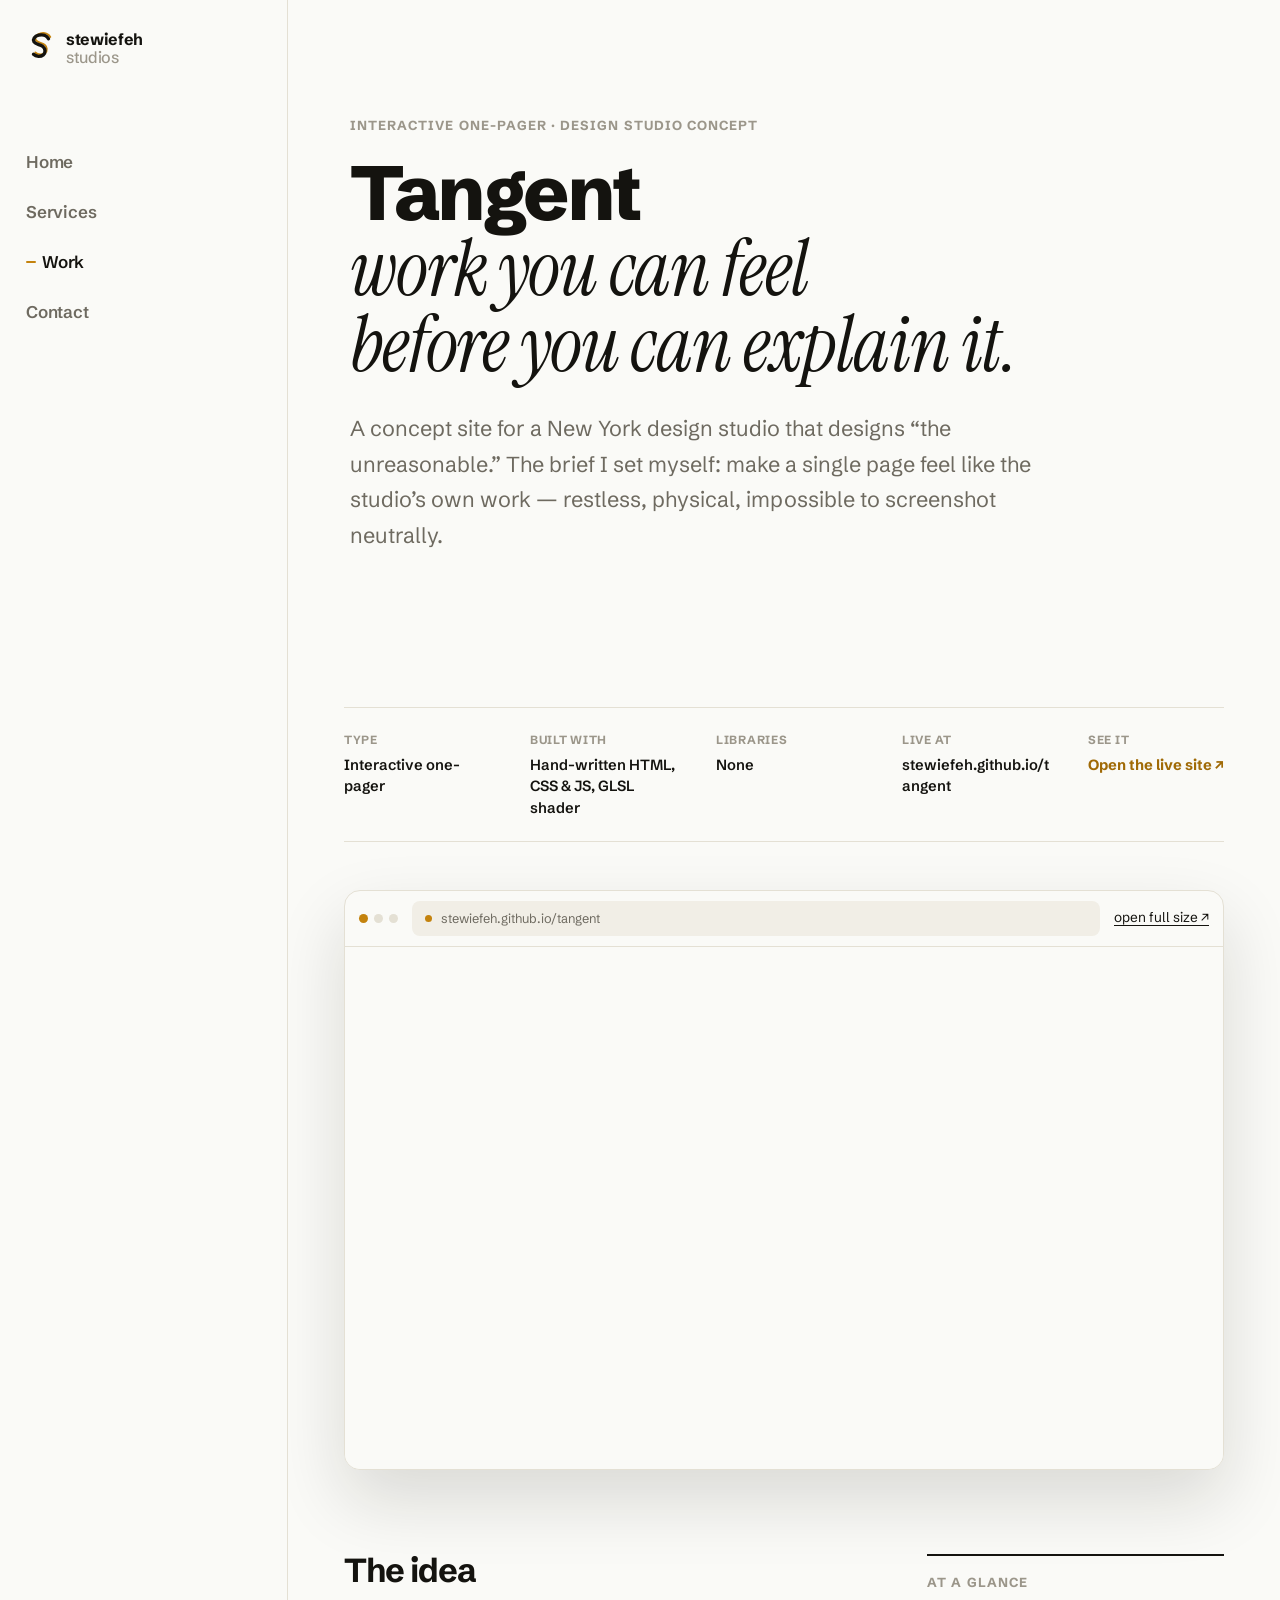
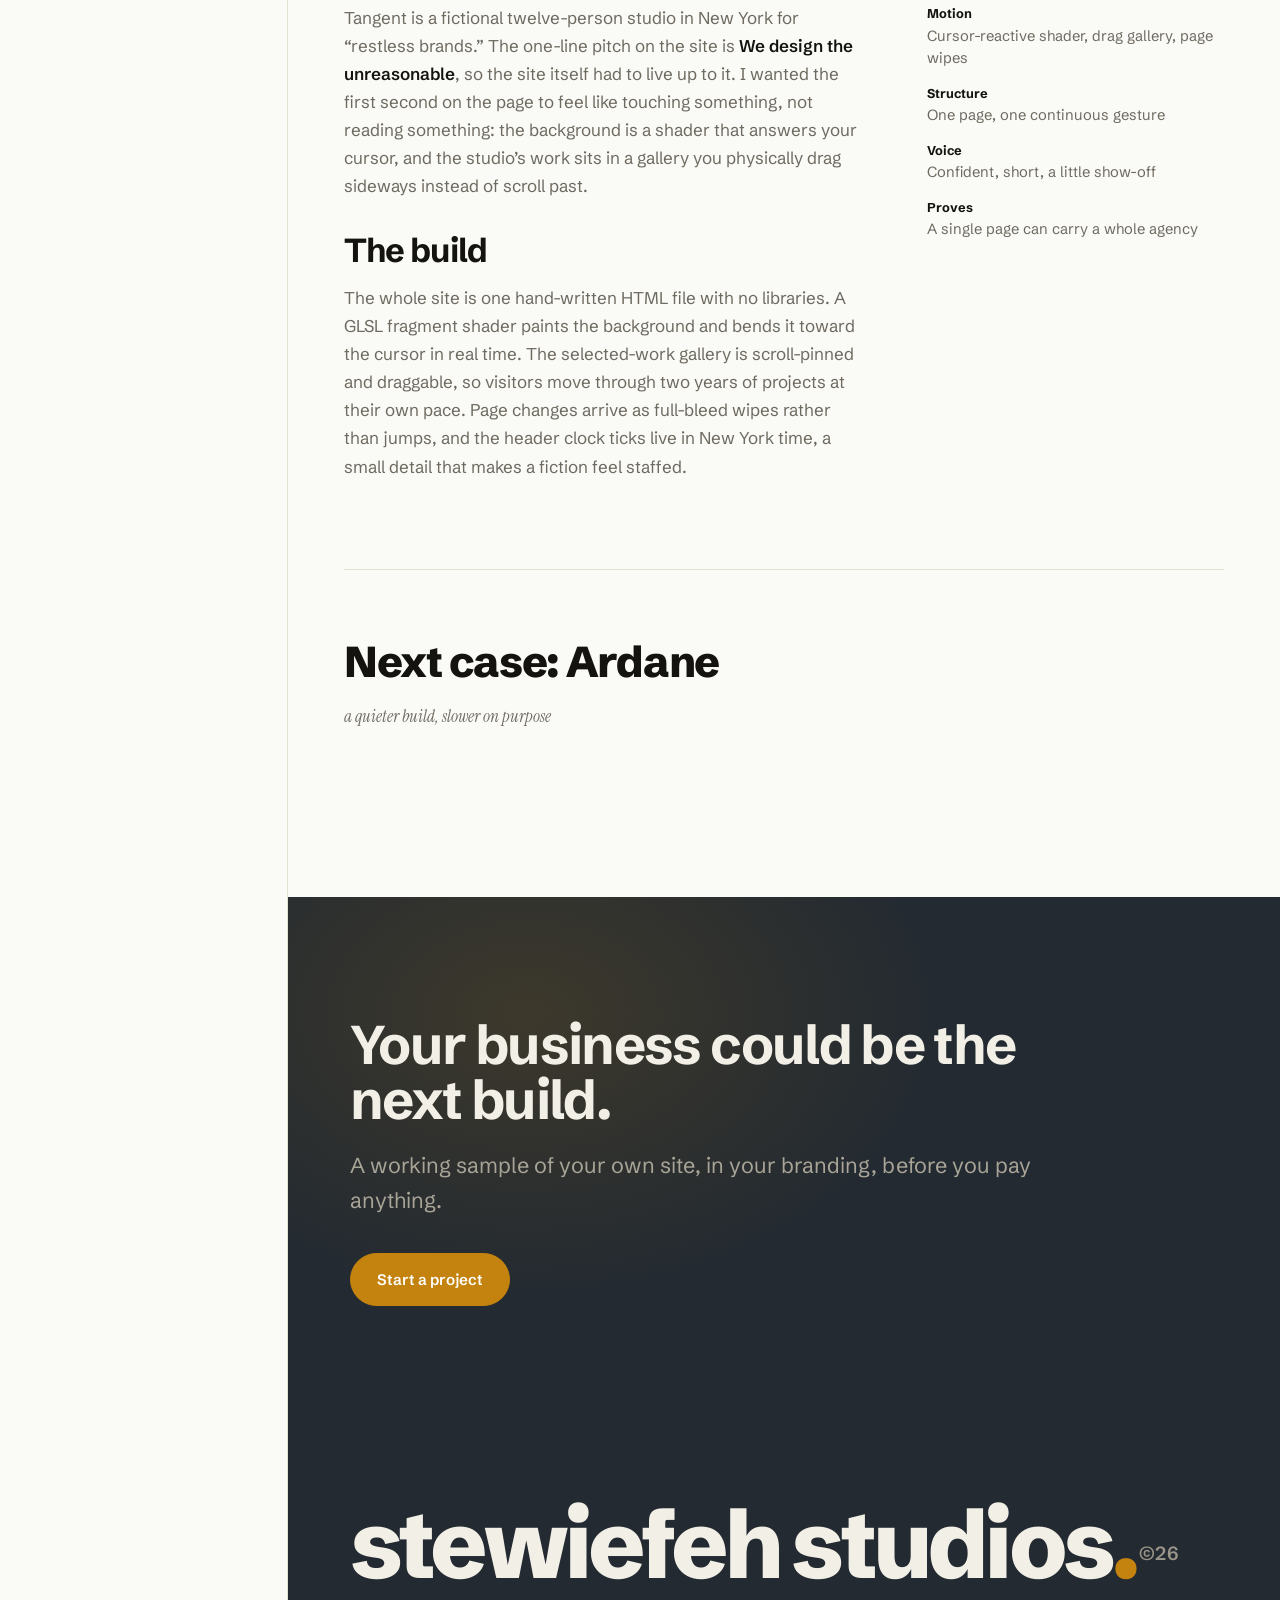
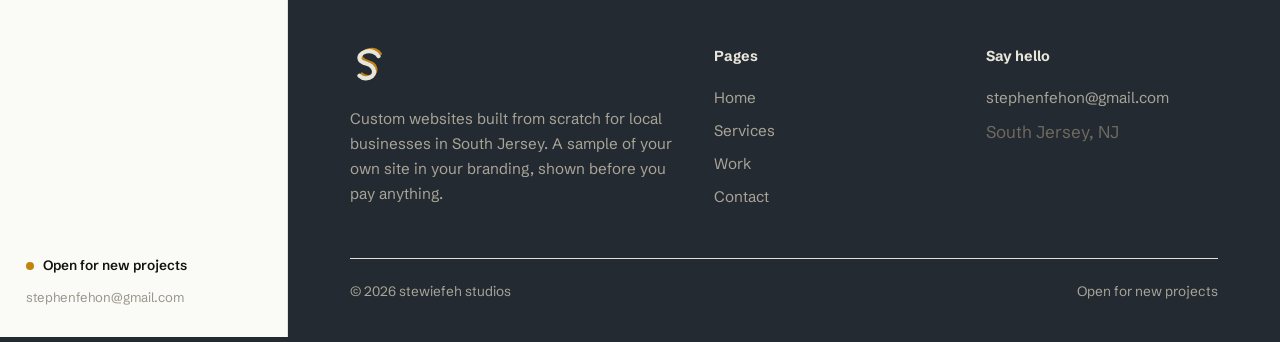
<file: tangent.html>
<!DOCTYPE html>
<html lang="en">
<head>
<meta charset="UTF-8">
<meta name="viewport" content="width=device-width, initial-scale=1.0">
<style>
/* critical: the veil paints from the very first frame, so navigation is slate in and slate out */
html{background:#232a31}
.veil{position:fixed;inset:0;z-index:400;background:#232a31;display:none;overflow:hidden}
html.boot .veil,html.leaving .veil,html.reveal .veil{display:block}
.veil-in{position:absolute;inset:0;display:flex;flex-direction:column;align-items:center;justify-content:center;gap:14px}
.veil-logo{width:76px;height:76px}
.veil-logo path{fill:none;stroke-linecap:round;stroke-linejoin:round;stroke-dasharray:198;stroke-dashoffset:0}
.veil-logo .lp-a{stroke:#c4830e;stroke-width:7}
.veil-logo .lp-b{stroke:#fafaf7;stroke-width:13}
.veil-word{font:600 1.02rem "Schibsted Grotesk",Helvetica,Arial,sans-serif;color:#fafaf7;letter-spacing:.01em}
.veil-word b{font:italic 400 1.02rem "Instrument Serif",Georgia,serif;color:#c4830e}
.veil-line{width:54px;height:2px;background:#c4830e}
@media (prefers-reduced-motion:reduce){.veil{display:none!important}}
</style>

<meta name="color-scheme" content="light">
<meta name="theme-color" content="#fafaf7">
<title>Tangent — case study</title>
<meta name="description" content="Case study: Tangent, an interactive one-pager for a New York design studio concept. A cursor-reactive shader background, a draggable work gallery, page-wipe transitions, hand-written with no libraries.">
<link rel="canonical" href="https://stewiefehstudios.com/tangent.html">
<meta property="og:type" content="website">
<meta property="og:title" content="Tangent — case study">
<meta property="og:description" content="Case study: Tangent, an interactive one-pager for a New York design studio concept. A cursor-reactive shader background, a draggable work gallery, page-wipe transitions, hand-written with no libraries.">
<meta property="og:url" content="https://stewiefehstudios.com/tangent.html">
<meta property="og:image" content="https://stewiefehstudios.com/preview-tangent.jpg">
<meta property="og:image:alt" content="Tangent case study preview">
<meta name="twitter:card" content="summary_large_image">
<link rel="icon" href="favicon.svg" type="image/svg+xml">
<link rel="apple-touch-icon" href="apple-touch-icon.png">
<link rel="preconnect" href="https://fonts.googleapis.com">
<link rel="preconnect" href="https://fonts.gstatic.com" crossorigin>
<link href="https://fonts.googleapis.com/css2?family=Instrument+Serif:ital@1&family=Schibsted+Grotesk:ital,wght@0,400..900;1,400..900&display=swap" rel="stylesheet">
<link rel="stylesheet" href="styles.css?v=20261118ad">
<script type="application/ld+json">{"@context":"https://schema.org","@type":"Article","headline":"Tangent \u2014 case study","author":{"@type":"Person","name":"Stephen Fehon","url":"https://stewiefehstudios.com/"},"publisher":{"@type":"Organization","name":"stewiefeh studios","logo":"https://stewiefehstudios.com/logo.svg"},"datePublished":"2026-11-18","dateModified":"2026-11-18","image":"https://stewiefehstudios.com/preview-tangent.jpg","mainEntityOfPage":"https://stewiefehstudios.com/tangent.html"}</script>
</head>
<body class="rail-page">
<div class="veil" aria-hidden="true">
  <div class="veil-in">
    <svg class="veil-logo" viewBox="-3 -10 116 116"><path class="lp-a" d="M 91 17 C 85 5, 69 -1, 53 3 C 37 7, 29 19, 35 29 C 41 39, 59 39, 69 47 C 79 55, 81 71, 71 79 C 61 87, 43 87, 33 77"/><path class="lp-b" d="M 84 24 C 78 12, 62 6, 46 10 C 30 14, 22 26, 28 36 C 34 46, 52 46, 62 54 C 72 62, 74 78, 64 86 C 54 94, 36 94, 26 84"/></svg>
    <span class="veil-word">stewiefeh <b>studios</b></span>
    <span class="veil-line"></span>
  </div>
</div>
<script>document.documentElement.className+=" boot";setTimeout(function(){document.documentElement.classList.remove("boot")},4000);</script>

<!-- compact top bar: mobile only -->
<header class="site-head mobbar">
  <div class="wrap">
    <a class="brand" href="index.html" aria-label="stewiefeh studios, home">
      <svg viewBox="-3 -10 116 116" aria-hidden="true"><path d="M 91 17 C 85 5, 69 -1, 53 3 C 37 7, 29 19, 35 29 C 41 39, 59 39, 69 47 C 79 55, 81 71, 71 79 C 61 87, 43 87, 33 77" fill="none" stroke="#c4830e" stroke-width="7" stroke-linecap="round" stroke-linejoin="round"/><path d="M 84 24 C 78 12, 62 6, 46 10 C 30 14, 22 26, 28 36 C 34 46, 52 46, 62 54 C 72 62, 74 78, 64 86 C 54 94, 36 94, 26 84" fill="none" stroke="currentColor" stroke-width="13" stroke-linecap="round" stroke-linejoin="round"/></svg>
      <span class="brand-name">stewiefeh <span>studios</span></span>
    </a>
    <div class="head-actions">
      <button class="menu-btn" aria-expanded="false" aria-controls="navpanel" aria-label="Menu"><i></i><i></i></button>
    </div>
  </div>
</header>

<nav class="nav-panel" id="navpanel" aria-label="Main">
  <ul>
    <li><a class="nav-link" href="index.html"><b>Home</b><span>where it starts</span></a></li>
    <li><a class="nav-link" href="services.html"><b>Services</b><span>pricing, process, questions</span></a></li>
    <li><a class="nav-link" href="work.html" aria-current="page"><b>Work</b><span>builds, shown properly</span></a></li>
    <li><a class="nav-link" href="contact.html"><b>Contact</b><span>start a project</span></a></li>
  </ul>
</nav>

<!-- fixed left rail: desktop only -->
<aside class="rail" aria-label="Site">
  <a class="brand" href="index.html" aria-label="stewiefeh studios, home">
    <svg viewBox="-3 -10 116 116" aria-hidden="true"><path d="M 91 17 C 85 5, 69 -1, 53 3 C 37 7, 29 19, 35 29 C 41 39, 59 39, 69 47 C 79 55, 81 71, 71 79 C 61 87, 43 87, 33 77" fill="none" stroke="#c4830e" stroke-width="7" stroke-linecap="round" stroke-linejoin="round"/><path d="M 84 24 C 78 12, 62 6, 46 10 C 30 14, 22 26, 28 36 C 34 46, 52 46, 62 54 C 72 62, 74 78, 64 86 C 54 94, 36 94, 26 84" fill="none" stroke="currentColor" stroke-width="13" stroke-linecap="round" stroke-linejoin="round"/></svg>
    <span class="brand-name">stewiefeh<br><span>studios</span></span>
  </a>
  <nav class="rail-nav" aria-label="Main">
    <a href="index.html">Home</a>
    <a href="services.html">Services</a>
    <a href="work.html" aria-current="page">Work</a>
    <a href="contact.html">Contact</a>
  </nav>
  <div class="rail-foot">
    <p class="rail-avail"><i class="avail-dot" aria-hidden="true"></i>Open for new projects</p>
    <a class="rail-mail" href="mailto:stephenfehon@gmail.com">stephenfehon@gmail.com</a>
  </div>
</aside>

<main>

  <section class="hero-rail case-head">
    <div class="wrap">
      <p class="case-kicker reveal d1">interactive one-pager &middot; design studio concept</p>
      <h1 class="hero-display case-display">
        <span class="hm"><span>Tangent</span></span>
        <span class="hm"><span class="serif-line">work you can feel<br>before you can explain it.</span></span>
      </h1>
      <p class="lede reveal d1">A concept site for a New York design studio that designs &ldquo;the unreasonable.&rdquo; The brief I set myself: make a single page feel like the studio&rsquo;s own work &mdash; restless, physical, impossible to screenshot neutrally.</p>
    </div>
  </section>

  <section class="section" style="padding-top:0">
    <div class="wrap-wide">
      <dl class="meta-strip">
        <div><dt>Type</dt><dd>Interactive one-pager</dd></div>
        <div><dt>Built with</dt><dd>Hand-written HTML, CSS &amp; JS, GLSL shader</dd></div>
        <div><dt>Libraries</dt><dd>None</dd></div>
        <div><dt>Live at</dt><dd>stewiefeh.github.io/tangent</dd></div>
        <div class="meta-live"><dt>See it</dt><dd><a href="https://stewiefeh.github.io/tangent/" target="_blank" rel="noopener">Open the live site ↗</a></dd></div>
      </dl>
      <figure class="case-live">
        <div class="cl-bar" aria-hidden="true">
          <span class="cl-dots"><i></i><i></i><i></i></span>
          <span class="cl-url"><i class="cl-pulse"></i><span>stewiefeh.github.io/tangent</span></span>
          <a class="cl-open" href="https://stewiefeh.github.io/tangent/" target="_blank" rel="noopener">open full size ↗</a>
        </div>
        <div class="cl-stage">
          <iframe src="https://stewiefeh.github.io/tangent/" title="Tangent — live demo" loading="lazy" referrerpolicy="no-referrer-when-downgrade"></iframe>
        </div>
      </figure>

      <div class="case-body">
        <div class="case-prose">
          <h2>The idea</h2>
          <p>Tangent is a fictional twelve-person studio in New York for &ldquo;restless brands.&rdquo; The one-line pitch on the site is <strong>We design the unreasonable</strong>, so the site itself had to live up to it. I wanted the first second on the page to feel like touching something, not reading something: the background is a shader that answers your cursor, and the studio&rsquo;s work sits in a gallery you physically drag sideways instead of scroll past.</p>
          <h2>The build</h2>
          <p>The whole site is one hand-written HTML file with no libraries. A GLSL fragment shader paints the background and bends it toward the cursor in real time. The selected-work gallery is scroll-pinned and draggable, so visitors move through two years of projects at their own pace. Page changes arrive as full-bleed wipes rather than jumps, and the header clock ticks live in New York time, a small detail that makes a fiction feel staffed.</p>
        </div>
        <aside class="case-facts">
          <h3>At a glance</h3>
          <dl>
            <div><dt>Motion</dt><dd>Cursor-reactive shader, drag gallery, page wipes</dd></div>
            <div><dt>Structure</dt><dd>One page, one continuous gesture</dd></div>
            <div><dt>Voice</dt><dd>Confident, short, a little show-off</dd></div>
            <div><dt>Proves</dt><dd>A single page can carry a whole agency</dd></div>
          </dl>
        </aside>
      </div>

      <a class="case-next" href="ardane.html">
        <span class="cn-label">Next case: Ardane</span>
        <span class="cn-sub">a quieter build, slower on purpose</span>
      </a>
    </div>
  </section>

  <section class="band band-slate">
    <div class="wrap">
      <h2>Your business could be the next build.</h2>
      <p class="lede">A working sample of your own site, in your branding, before you pay anything.</p>
      <a class="btn btn-amber" href="contact.html">Start a project</a>
    </div>
  </section>

</main>

<footer class="site-foot foot-dark">
  <div class="wrap">
    <div class="foot-mark" aria-hidden="true">stewiefeh studios<span class="fm-dot">.</span><span class="fm-year">&copy;26</span></div>
    <div class="foot-grid">
      <div class="foot-brand">
        <svg viewBox="-3 -10 116 116" aria-hidden="true"><path d="M 91 17 C 85 5, 69 -1, 53 3 C 37 7, 29 19, 35 29 C 41 39, 59 39, 69 47 C 79 55, 81 71, 71 79 C 61 87, 43 87, 33 77" fill="none" stroke="#c4830e" stroke-width="7" stroke-linecap="round" stroke-linejoin="round"/><path d="M 84 24 C 78 12, 62 6, 46 10 C 30 14, 22 26, 28 36 C 34 46, 52 46, 62 54 C 72 62, 74 78, 64 86 C 54 94, 36 94, 26 84" fill="none" stroke="currentColor" stroke-width="13" stroke-linecap="round" stroke-linejoin="round"/></svg>
        <p>Custom websites built from scratch for local businesses in South Jersey. A sample of your own site in your branding, shown before you pay anything.</p>
      </div>
      <div>
        <h4>Pages</h4>
        <a href="index.html">Home</a>
        <a href="services.html">Services</a>
        <a href="work.html">Work</a>
        <a href="contact.html">Contact</a>
      </div>
      <div>
        <h4>Say hello</h4>
        <a href="mailto:stephenfehon@gmail.com">stephenfehon@gmail.com</a>
        <p style="padding:4px 0">South Jersey, NJ</p>
      </div>
    </div>
    <div class="foot-base">
      <span>&copy; 2026 stewiefeh studios</span>
      <span>Open for new projects</span>
    </div>
  </div>
</footer>

<script src="script.js?v=20261118ad"></script>
<div id="cursor" aria-hidden="true"><span class="c-arrow"><svg viewBox="0 0 24 24"><path d="M5 3 L5 19 L9.2 15.4 L11.8 21.4 L14.8 20.2 L12.2 14.4 L17.8 13.8 Z"/></svg></span><span class="c-pill"></span></div>
</body>
</html>
</file>
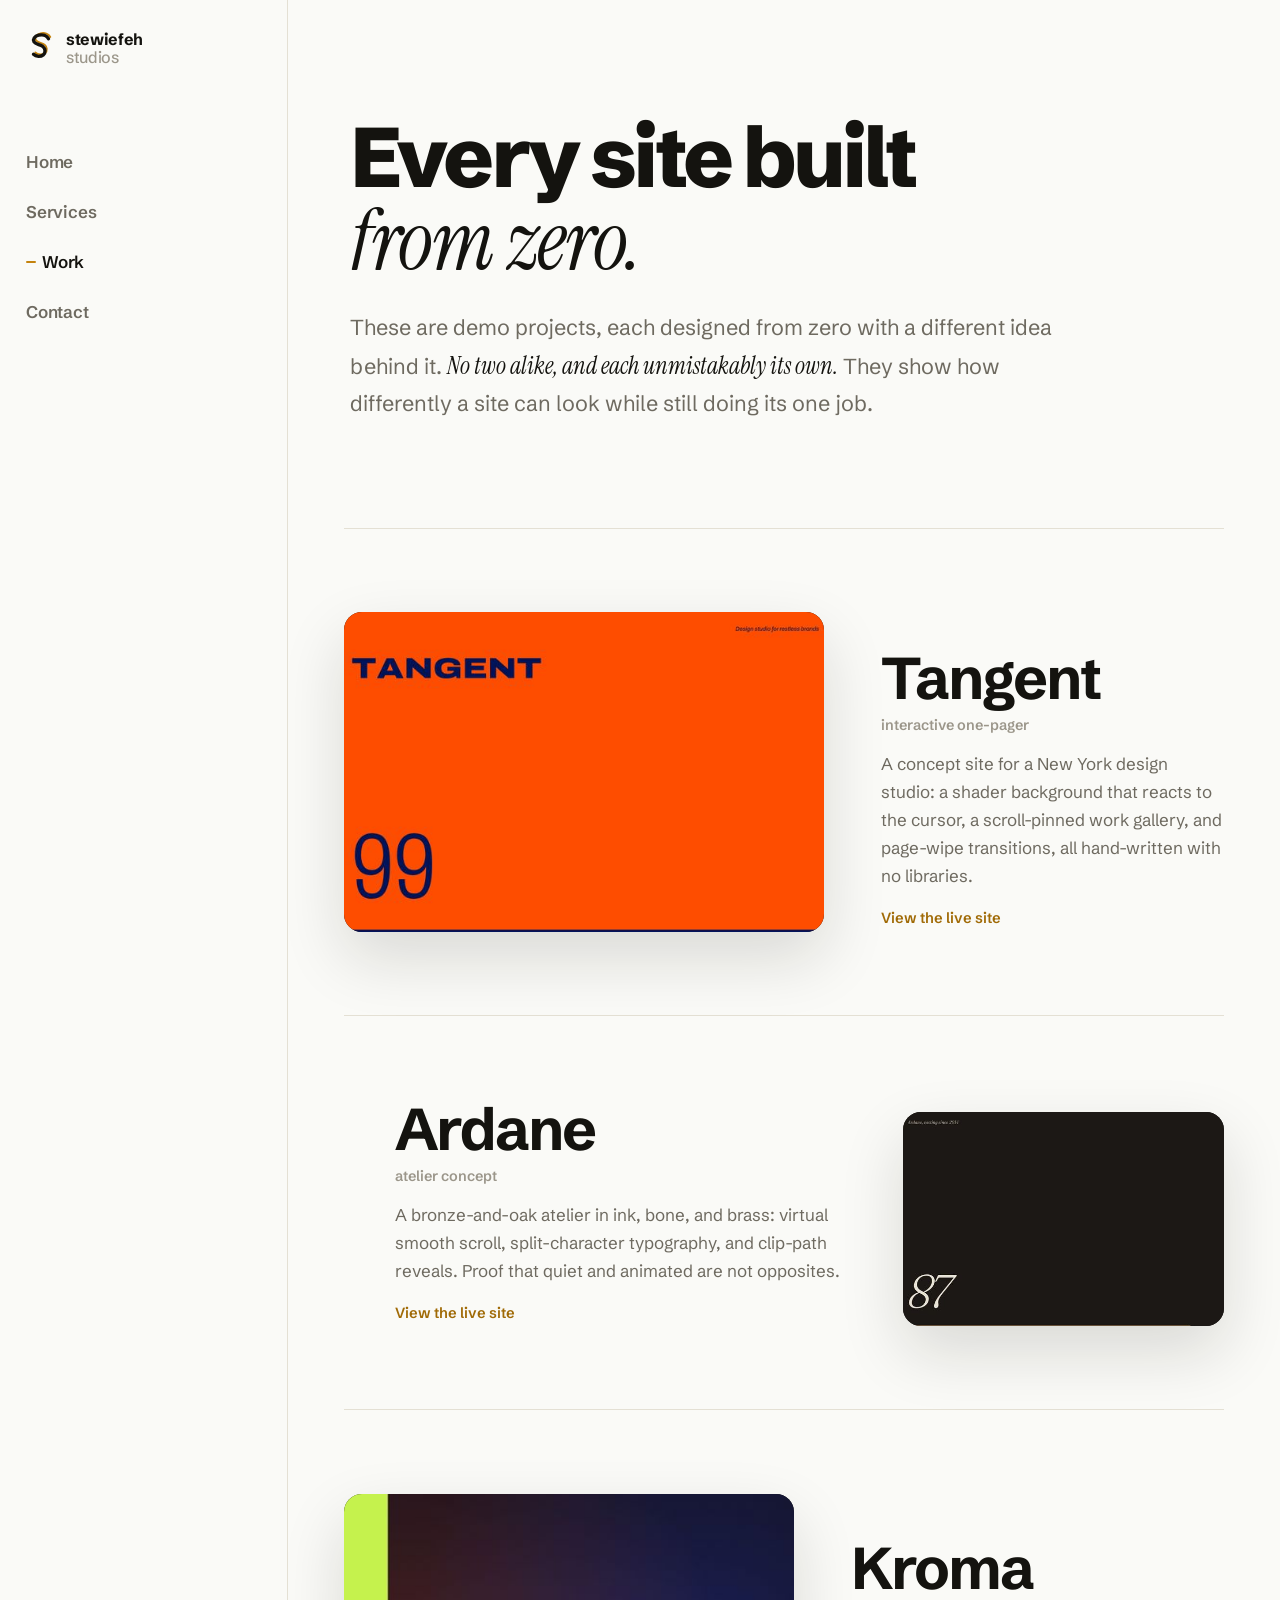
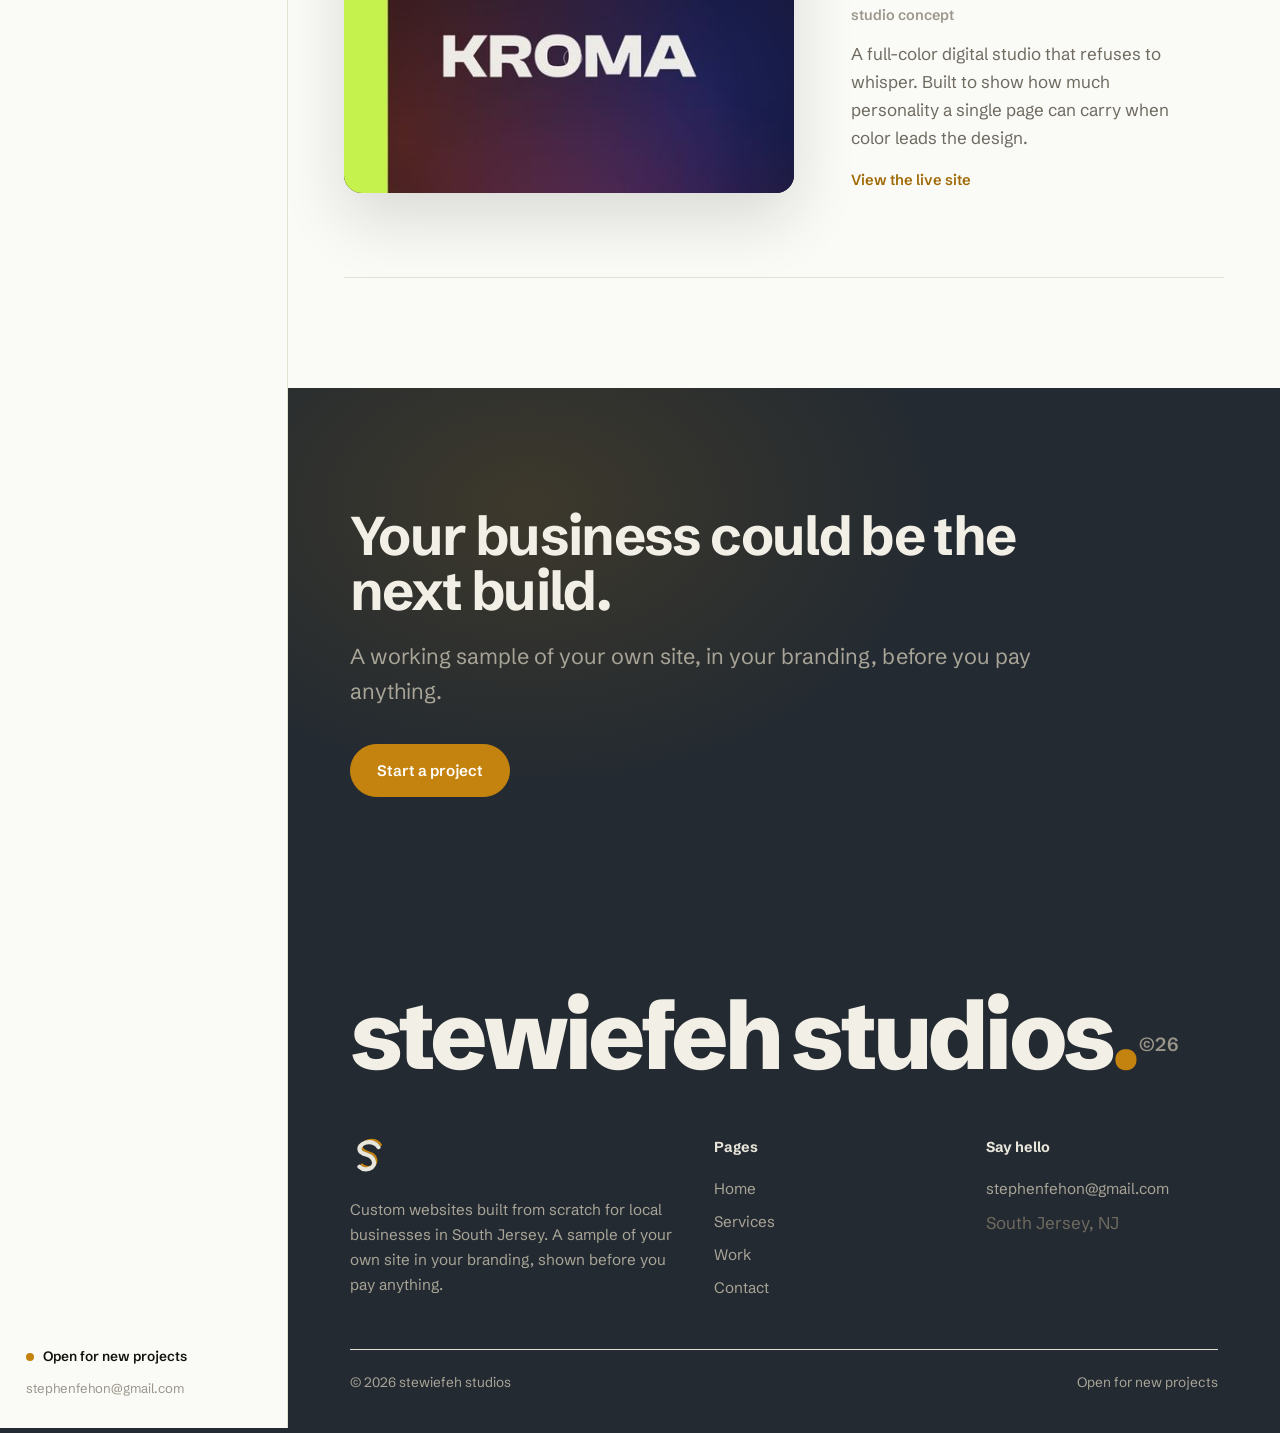
<file: work.html>
<!DOCTYPE html>
<html lang="en">
<head>
<meta charset="UTF-8">
<meta name="viewport" content="width=device-width, initial-scale=1.0">
<style>
/* critical: the veil paints from the very first frame, so navigation is slate in and slate out */
html{background:#232a31}
.veil{position:fixed;inset:0;z-index:400;background:#232a31;display:none;overflow:hidden}
html.boot .veil,html.leaving .veil,html.reveal .veil{display:block}
.veil-in{position:absolute;inset:0;display:flex;flex-direction:column;align-items:center;justify-content:center;gap:14px}
.veil-logo{width:76px;height:76px}
.veil-logo path{fill:none;stroke-linecap:round;stroke-linejoin:round;stroke-dasharray:198;stroke-dashoffset:0}
.veil-logo .lp-a{stroke:#c4830e;stroke-width:7}
.veil-logo .lp-b{stroke:#fafaf7;stroke-width:13}
.veil-word{font:600 1.02rem "Schibsted Grotesk",Helvetica,Arial,sans-serif;color:#fafaf7;letter-spacing:.01em}
.veil-word b{font:italic 400 1.02rem "Instrument Serif",Georgia,serif;color:#c4830e}
.veil-line{width:54px;height:2px;background:#c4830e}
@media (prefers-reduced-motion:reduce){.veil{display:none!important}}
</style>

<meta name="color-scheme" content="light">
<meta name="theme-color" content="#fafaf7">
<title>Work — stewiefeh studios</title>
<meta name="description" content="Demo projects built from zero: Tangent, Ardane, and Kroma. Every one designed from scratch, and no two alike.">
<link rel="canonical" href="https://stewiefehstudios.com/work.html">
<meta property="og:type" content="website">
<meta property="og:title" content="Work — stewiefeh studios">
<meta property="og:description" content="Demo projects built from zero: Tangent, Ardane, and Kroma. Every one designed from scratch, and no two alike.">
<meta property="og:url" content="https://stewiefehstudios.com/work.html">
<link rel="icon" href="favicon.svg" type="image/svg+xml">
<link rel="apple-touch-icon" href="apple-touch-icon.png">
<link rel="preconnect" href="https://fonts.googleapis.com">
<link rel="preconnect" href="https://fonts.gstatic.com" crossorigin>
<link href="https://fonts.googleapis.com/css2?family=Instrument+Serif:ital@1&family=Schibsted+Grotesk:ital,wght@0,400..900;1,400..900&display=swap" rel="stylesheet">
<link rel="stylesheet" href="styles.css?v=20261118ad">
<meta property="og:image" content="https://stewiefehstudios.com/og-home.jpg">
<meta property="og:image:alt" content="stewiefeh studios, custom websites for local businesses">
<meta name="twitter:card" content="summary_large_image">
</head>
<body class="rail-page">
<div class="veil" aria-hidden="true">
  <div class="veil-in">
    <svg class="veil-logo" viewBox="-3 -10 116 116"><path class="lp-a" d="M 91 17 C 85 5, 69 -1, 53 3 C 37 7, 29 19, 35 29 C 41 39, 59 39, 69 47 C 79 55, 81 71, 71 79 C 61 87, 43 87, 33 77"/><path class="lp-b" d="M 84 24 C 78 12, 62 6, 46 10 C 30 14, 22 26, 28 36 C 34 46, 52 46, 62 54 C 72 62, 74 78, 64 86 C 54 94, 36 94, 26 84"/></svg>
    <span class="veil-word">stewiefeh <b>studios</b></span>
    <span class="veil-line"></span>
  </div>
</div>
<script>document.documentElement.className+=" boot";setTimeout(function(){document.documentElement.classList.remove("boot")},4000);</script>

<!-- compact top bar: mobile only -->
<header class="site-head mobbar">
  <div class="wrap">
    <a class="brand" href="index.html" aria-label="stewiefeh studios, home">
      <svg viewBox="-3 -10 116 116" aria-hidden="true"><path d="M 91 17 C 85 5, 69 -1, 53 3 C 37 7, 29 19, 35 29 C 41 39, 59 39, 69 47 C 79 55, 81 71, 71 79 C 61 87, 43 87, 33 77" fill="none" stroke="#c4830e" stroke-width="7" stroke-linecap="round" stroke-linejoin="round"/><path d="M 84 24 C 78 12, 62 6, 46 10 C 30 14, 22 26, 28 36 C 34 46, 52 46, 62 54 C 72 62, 74 78, 64 86 C 54 94, 36 94, 26 84" fill="none" stroke="currentColor" stroke-width="13" stroke-linecap="round" stroke-linejoin="round"/></svg>
      <span class="brand-name">stewiefeh <span>studios</span></span>
    </a>
    <div class="head-actions">
      <button class="menu-btn" aria-expanded="false" aria-controls="navpanel" aria-label="Menu"><i></i><i></i></button>
    </div>
  </div>
</header>

<nav class="nav-panel" id="navpanel" aria-label="Main">
  <ul>
    <li><a class="nav-link" href="index.html"><b>Home</b><span>where it starts</span></a></li>
    <li><a class="nav-link" href="services.html"><b>Services</b><span>pricing, process, questions</span></a></li>
    <li><a class="nav-link" href="work.html" aria-current="page"><b>Work</b><span>builds, shown properly</span></a></li>
    <li><a class="nav-link" href="contact.html"><b>Contact</b><span>start a project</span></a></li>
  </ul>
</nav>

<!-- fixed left rail: desktop only -->
<aside class="rail" aria-label="Site">
  <a class="brand" href="index.html" aria-label="stewiefeh studios, home">
    <svg viewBox="-3 -10 116 116" aria-hidden="true"><path d="M 91 17 C 85 5, 69 -1, 53 3 C 37 7, 29 19, 35 29 C 41 39, 59 39, 69 47 C 79 55, 81 71, 71 79 C 61 87, 43 87, 33 77" fill="none" stroke="#c4830e" stroke-width="7" stroke-linecap="round" stroke-linejoin="round"/><path d="M 84 24 C 78 12, 62 6, 46 10 C 30 14, 22 26, 28 36 C 34 46, 52 46, 62 54 C 72 62, 74 78, 64 86 C 54 94, 36 94, 26 84" fill="none" stroke="currentColor" stroke-width="13" stroke-linecap="round" stroke-linejoin="round"/></svg>
    <span class="brand-name">stewiefeh<br><span>studios</span></span>
  </a>
  <nav class="rail-nav" aria-label="Main">
    <a href="index.html">Home</a>
    <a href="services.html">Services</a>
    <a href="work.html" aria-current="page">Work</a>
    <a href="contact.html">Contact</a>
  </nav>
  <div class="rail-foot">
    <p class="rail-avail"><i class="avail-dot" aria-hidden="true"></i>Open for new projects</p>
    <a class="rail-mail" href="mailto:stephenfehon@gmail.com">stephenfehon@gmail.com</a>
  </div>
</aside>

<main>

  <section class="hero-rail">
    <div class="wrap">
      <h1 class="hero-display">
        <span class="hm"><span>Every site built</span></span>
        <span class="hm"><span class="serif-line">from zero.</span></span>
      </h1>
      <p class="lede reveal d1">These are demo projects, each designed from zero with a different idea behind it. <em class="voice">No two alike, and each unmistakably its own.</em> They show how differently a site can look while still doing its one job.</p>
    </div>
  </section>

  <section class="section" style="padding-top:0">
    <div class="wrap-wide">

      <a class="witem" data-preview="0" href="tangent.html">
        <figure><img src="preview-tangent.jpg" alt="Tangent, a dark interactive one-pager with a shader background"></figure>
        <div class="wi-copy">
          <h2>Tangent</h2>
          <p class="wi-kind">interactive one-pager</p>
          <p>A concept site for a New York design studio: a shader background that reacts to the cursor, a scroll-pinned work gallery, and page-wipe transitions, all hand-written with no libraries.</p>
          <span class="wi-go">View the live site</span>
        </div>
      </a>

      <a class="witem wi-right" data-preview="1" href="ardane.html">
        <figure><img src="preview-ardane.jpg" alt="Ardane, a bronze and oak atelier concept site"></figure>
        <div class="wi-copy">
          <h2>Ardane</h2>
          <p class="wi-kind">atelier concept</p>
          <p>A bronze-and-oak atelier in ink, bone, and brass: virtual smooth scroll, split-character typography, and clip-path reveals. Proof that quiet and animated are not opposites.</p>
          <span class="wi-go">View the live site</span>
        </div>
      </a>

      <a class="witem" data-preview="2" href="kroma.html">
        <figure><img src="preview-kroma.jpg" alt="Kroma, a full-color digital studio concept"></figure>
        <div class="wi-copy">
          <h2>Kroma</h2>
          <p class="wi-kind">studio concept</p>
          <p>A full-color digital studio that refuses to whisper. Built to show how much personality a single page can carry when color leads the design.</p>
          <span class="wi-go">View the live site</span>
        </div>
      </a>

    </div>
  </section>

  <section class="band band-slate">
    <div class="wrap">
      <h2>Your business could be the next build.</h2>
      <p class="lede">A working sample of your own site, in your branding, before you pay anything.</p>
      <a class="btn btn-amber" href="contact.html">Start a project</a>
    </div>
  </section>

</main>

<footer class="site-foot foot-dark">
  <div class="wrap">
    <div class="foot-mark" aria-hidden="true">stewiefeh studios<span class="fm-dot">.</span><span class="fm-year">©26</span></div>
    <div class="foot-grid">
      <div class="foot-brand">
        <svg viewBox="-3 -10 116 116" aria-hidden="true"><path d="M 91 17 C 85 5, 69 -1, 53 3 C 37 7, 29 19, 35 29 C 41 39, 59 39, 69 47 C 79 55, 81 71, 71 79 C 61 87, 43 87, 33 77" fill="none" stroke="#c4830e" stroke-width="7" stroke-linecap="round" stroke-linejoin="round"/><path d="M 84 24 C 78 12, 62 6, 46 10 C 30 14, 22 26, 28 36 C 34 46, 52 46, 62 54 C 72 62, 74 78, 64 86 C 54 94, 36 94, 26 84" fill="none" stroke="currentColor" stroke-width="13" stroke-linecap="round" stroke-linejoin="round"/></svg>
        <p>Custom websites built from scratch for local businesses in South Jersey. A sample of your own site in your branding, shown before you pay anything.</p>
      </div>
      <div>
        <h4>Pages</h4>
        <a href="index.html">Home</a>
        <a href="services.html">Services</a>
        <a href="work.html">Work</a>
        <a href="contact.html">Contact</a>
      </div>
      <div>
        <h4>Say hello</h4>
        <a href="mailto:stephenfehon@gmail.com">stephenfehon@gmail.com</a>
        <p style="padding:4px 0">South Jersey, NJ</p>
      </div>
    </div>
    <div class="foot-base">
      <span>© 2026 stewiefeh studios</span>
      <span>Open for new projects</span>
    </div>
  </div>
</footer>

<script src="script.js?v=20261118ad"></script>
<div id="cursor" aria-hidden="true"><span class="c-arrow"><svg viewBox="0 0 24 24"><path d="M5 3 L5 19 L9.2 15.4 L11.8 21.4 L14.8 20.2 L12.2 14.4 L17.8 13.8 Z"/></svg></span><span class="c-pill"></span></div>
<div id="preview" aria-hidden="true"><div class="p-card"><img src="preview-tangent.jpg" alt=""><img src="preview-ardane.jpg" alt=""><img src="preview-kroma.jpg" alt=""></div></div>
</body>
</html>
</file>
<file: styles.css>
/* stewiefeh studios — studio-grade refresh
   one voice: paper white, ink, construction amber.
   Schibsted Grotesk carries the structure; Instrument Serif italic
   carries the accent. Motion is a scroll-scrubbed system, not a trick. */

:root{
  --paper:#fafaf7;
  --ink:#14130f;
  --muted:#6e6a60;
  --faint:#9b968a;
  --line:#e4e0d4;
  --amber:#c4830e;
  --amber-deep:#a06a06;
  --band:#14130f;
  --band-paper:#f4f1e8;
  --sans:"Schibsted Grotesk","Helvetica Neue",Helvetica,Arial,sans-serif;
  --serif:"Instrument Serif",Georgia,serif;
  --ease:cubic-bezier(.2,.65,.15,1);
  --max:1120px;
  --pad:clamp(20px,5vw,56px);
}

*,*::before,*::after{box-sizing:border-box;margin:0;padding:0}
html{scroll-behavior:smooth}
body{
  font-family:var(--sans);
  background:var(--paper);
  color:var(--ink);
  font-size:17px;
  line-height:1.65;
  -webkit-font-smoothing:antialiased;
  text-rendering:optimizeLegibility;
  counter-reset:work;
}
img{max-width:100%;display:block}
a{color:inherit}
::selection{background:var(--amber);color:var(--paper)}

.wrap{max-width:var(--max);margin:0 auto;padding:0 var(--pad)}
.narrow{max-width:760px;margin:0 auto;padding:0 var(--pad)}

h1,h2,h3{font-weight:700;line-height:1.02;letter-spacing:-.03em}
h1{font-size:clamp(2.9rem,7.6vw,5.8rem)}
h2{font-size:clamp(2rem,4.6vw,3.4rem)}
h3{font-size:1.25rem;letter-spacing:-.015em}
p{color:var(--muted)}
p strong{color:var(--ink);font-weight:600}
.lede{font-size:clamp(1.15rem,2vw,1.35rem);color:var(--muted)}

/* the accent voice: serif italic in amber, one or two words per headline */
.accent{
  font-family:var(--serif);font-style:italic;font-weight:400;
  color:var(--amber);letter-spacing:-.01em;
}

/* ---------- header + dropdown nav (all devices) ---------- */
.site-head{
  position:sticky;top:0;z-index:50;
  background:rgba(250,250,247,.86);
  backdrop-filter:blur(14px);
  -webkit-backdrop-filter:blur(14px);
  border-bottom:1px solid transparent;
  transition:border-color .25s;
}
.site-head.scrolled{border-bottom-color:var(--line)}
.site-head .wrap{
  display:flex;align-items:center;justify-content:space-between;
  height:68px;gap:16px;
}
.brand{display:flex;align-items:center;gap:12px;text-decoration:none}
.brand svg{width:34px;height:34px;transition:transform .45s var(--ease)}
.brand:hover svg{transform:rotate(-8deg)}
.brand-name{font-weight:700;font-size:1.02rem;letter-spacing:-.02em;white-space:nowrap}
.brand-name span{color:var(--faint);font-weight:500}

.head-actions{display:flex;align-items:center;gap:12px}
.menu-btn{
  width:44px;height:44px;border:1px solid transparent;background:var(--amber);
  border-radius:50%;cursor:pointer;position:relative;flex:none;
  transition:background .2s,transform .2s;
}
.menu-btn:hover{background:var(--amber-deep);transform:scale(1.06)}
.menu-btn i{
  position:absolute;left:13px;right:13px;height:1.6px;background:var(--ink);
  border-radius:2px;transition:transform .3s cubic-bezier(.6,0,.2,1),top .3s cubic-bezier(.6,0,.2,1);
}
.menu-btn i:first-child{top:18px}
.menu-btn i:last-child{top:24px}
.menu-btn[aria-expanded="true"] i:first-child{top:21px;transform:rotate(45deg)}
.menu-btn[aria-expanded="true"] i:last-child{top:21px;transform:rotate(-45deg)}

.btn{
  display:inline-flex;align-items:center;gap:10px;
  padding:13px 26px;border-radius:999px;text-decoration:none;
  font-weight:600;font-size:.95rem;border:1px solid var(--ink);
  transition:transform .25s var(--ease),background .25s,color .25s,border-color .25s;
  position:relative;overflow:hidden;isolation:isolate;
}
.btn:active{transform:scale(.97)}
.btn>*{position:relative;z-index:1}
.btn::before{
  content:"";position:absolute;inset:0;border-radius:inherit;z-index:-1;
  transform:translateY(101%);transition:transform .32s var(--ease);
}
.btn:hover::before{transform:translateY(0)}
.btn-solid{background:var(--ink);color:var(--paper)}
.btn-solid::before{background:var(--amber)}
.btn-solid:hover{border-color:var(--amber)}
.btn-ghost{background:transparent;color:var(--ink)}
.btn-ghost::before{background:var(--amber)}
.btn-ghost:hover{color:#fff;border-color:var(--amber)}
.btn-amber{background:var(--amber);border-color:var(--amber);color:#fff}
.btn-amber::before{background:var(--paper)}
.btn-amber:hover{border-color:var(--amber);color:var(--ink)}

/* dropdown panel */
.nav-panel{
  position:fixed;inset:68px 0 auto 0;z-index:49;
  background:var(--paper);border-bottom:1px solid var(--line);
  padding:28px var(--pad) 40px;
  transform:translateY(-14px);opacity:0;visibility:hidden;pointer-events:none;
  transition:transform .32s cubic-bezier(.6,0,.2,1),opacity .28s,visibility 0s .32s;
  max-height:calc(100vh - 68px);overflow:auto;
}
.nav-panel.open{
  transform:translateY(0);opacity:1;visibility:visible;pointer-events:auto;
  transition:transform .32s cubic-bezier(.6,0,.2,1),opacity .24s;
}
.nav-panel ul{list-style:none;max-width:var(--max);margin:0 auto}
.nav-panel li+li{border-top:1px solid var(--line)}
.nav-link{
  display:flex;align-items:baseline;gap:18px;padding:20px 4px;
  text-decoration:none;transition:padding-left .25s,color .25s;
}
.nav-link:hover,.nav-link[aria-current="page"]{padding-left:14px}
.nav-link b{font-size:clamp(1.5rem,3.6vw,2.1rem);font-weight:700;letter-spacing:-.02em}
.nav-link[aria-current="page"] b{color:var(--amber)}
.nav-link span{color:var(--faint);font-size:.92rem}
.nav-cta-row{max-width:var(--max);margin:26px auto 0;display:flex;gap:12px;flex-wrap:wrap}

/* ---------- hero ---------- */
.hero{padding:clamp(64px,11vw,130px) 0 clamp(40px,6vw,72px)}
.hero .kick{color:var(--amber);font-weight:600;font-size:.95rem;margin-bottom:18px}
.hero p.lede{max-width:34em;margin:26px 0 36px}
.hero-actions{display:flex;gap:14px;flex-wrap:wrap}

.proof{
  border-top:1px solid var(--line);border-bottom:1px solid var(--line);
  margin-top:clamp(44px,7vw,84px);
}
.proof ul{
  list-style:none;display:flex;flex-wrap:wrap;
  max-width:var(--max);margin:0 auto;
}
.proof li{
  flex:1 1 220px;padding:18px 24px;font-size:.92rem;color:var(--muted);
  display:flex;align-items:center;gap:10px;
}
.proof li+li{border-left:1px solid var(--line)}
.proof li::before{content:"";width:7px;height:7px;border-radius:50%;background:var(--amber);flex:none}

/* ---------- generic sections ---------- */
.section{padding:clamp(56px,9vw,110px) 0}
.section-head{display:flex;align-items:baseline;justify-content:space-between;gap:20px;margin-bottom:clamp(30px,5vw,52px);flex-wrap:wrap}
.section-head .more{font-size:.95rem;color:var(--muted);text-decoration:none;border-bottom:1px solid var(--line);transition:color .2s,border-color .2s;white-space:nowrap}
.section-head .more:hover{color:var(--amber);border-color:var(--amber)}

/* trades strip */
.trades{
  border-top:1px solid var(--line);border-bottom:1px solid var(--line);
  padding:20px 0;overflow:hidden;white-space:nowrap;
}
.trades-track{display:inline-block;animation:slide 46s linear infinite}
.trades:hover .trades-track{animation-play-state:paused}
.trades span{
  display:inline-block;color:var(--faint);font-size:1rem;margin-right:2.6em;
  font-weight:500;transition:color .2s;
}
.trades span:hover{color:var(--ink)}
.trades span::after{content:"·";margin-left:2.6em;color:var(--line)}
@keyframes slide{to{transform:translateX(-50%)}}

/* work rows */
.workrow{
  display:block;text-decoration:none;
  padding:clamp(26px,4vw,40px) 4px;border-top:1px solid var(--line);
  position:relative;
  transition:padding-left .3s var(--ease),border-color .3s;
}
.workrow:last-child{border-bottom:1px solid var(--line)}
.workrow:hover{padding-left:18px;border-top-color:var(--amber)}
.workrow:hover+ .workrow{border-top-color:var(--amber)}
.workrow .wname{display:flex;align-items:baseline;justify-content:space-between;gap:16px}
.workrow .wname b{font-size:clamp(1.6rem,4vw,2.6rem);font-weight:700;letter-spacing:-.02em;transition:color .25s}
.workrow:hover .wname b{color:var(--amber)}
.workrow .wname em{font-style:normal;color:var(--faint);font-size:.9rem;white-space:nowrap}
.workrow .wname b::before{
  content:counter(work,decimal-leading-zero);
  counter-increment:work;
  font-family:var(--serif);font-style:italic;font-weight:400;
  color:var(--amber);font-size:.5em;margin-right:.9em;
  vertical-align:.18em;
}
.workrow p{margin-top:10px;max-width:44em}
.workrow::after{
  content:"→";position:absolute;right:6px;top:50%;margin-top:-.6em;
  color:var(--amber);font-size:1.5rem;
  opacity:.3;transform:translateX(-10px);
  transition:opacity .25s var(--ease),transform .25s var(--ease);
}
.workrow:hover::after{opacity:1;transform:translateX(0)}

/* process — it IS a sequence, so numbers are honest here */
.steps{border-top:1px solid var(--line)}
.step{display:grid;grid-template-columns:64px 1fr;gap:20px;padding:26px 4px;border-bottom:1px solid var(--line)}
.step i{font-style:normal;font-weight:700;color:var(--amber);font-size:1.05rem;padding-top:3px}
.step b{display:block;font-size:1.15rem;margin-bottom:6px;letter-spacing:-.01em}
.step p{max-width:40em}

/* pricing rows (no card kit) */
.plan{border-top:1px solid var(--line);padding:clamp(30px,5vw,44px) 0}
.plan:last-of-type{border-bottom:1px solid var(--line)}
.plan-top{display:flex;align-items:baseline;justify-content:space-between;gap:18px;flex-wrap:wrap;margin-bottom:8px}
.plan-top h3{font-size:clamp(1.5rem,3vw,2rem)}
.price{font-weight:700;font-size:clamp(1.4rem,3vw,2rem);letter-spacing:-.02em;white-space:nowrap}
.price small{font-size:.55em;font-weight:500;color:var(--faint);margin-left:6px;letter-spacing:0}
.plan>.lede{max-width:42em}
.plan-cols{display:grid;grid-template-columns:1fr 1fr;gap:8px 32px;margin:22px 0 26px}
@media (max-width:720px){.plan-cols{grid-template-columns:1fr}}
.plan-cols h4{font-size:.95rem;font-weight:700;margin-bottom:6px}
.plan-cols ul{list-style:none}
.plan-cols li{color:var(--muted);font-size:.95rem;padding:5px 0 5px 18px;position:relative}
.plan-cols li::before{content:"";position:absolute;left:0;top:.9em;width:8px;height:2px;background:var(--amber)}
.plan .btn{align-self:start}

/* faq */
.faq details{border-bottom:1px solid var(--line)}
.faq details:first-of-type{border-top:1px solid var(--line)}
.faq summary{
  cursor:pointer;list-style:none;padding:22px 4px;font-weight:600;font-size:1.08rem;
  display:flex;justify-content:space-between;gap:16px;letter-spacing:-.01em;
  transition:color .2s;
}
.faq summary:hover{color:var(--amber-deep)}
.faq summary::-webkit-details-marker{display:none}
.faq summary::after{content:"+";color:var(--amber);font-weight:700;transition:transform .25s;flex:none}
.faq details[open] summary::after{transform:rotate(45deg)}
.faq details p{padding:0 4px 24px;max-width:46em}

/* dark band */
.band{background:var(--band);color:var(--band-paper);padding:clamp(64px,10vw,120px) 0;position:relative;overflow:hidden}
.band::before{
  content:"";position:absolute;inset:-20% 0;
  background:radial-gradient(60% 55% at 24% 30%,rgba(196,131,14,.16),transparent 70%);
  pointer-events:none;
}
.band .wrap{position:relative}
.band h2{color:var(--band-paper);max-width:14em}
.band .lede{color:#a8a497;max-width:36em;margin:20px 0 34px}
.band .mail{display:inline-block;color:var(--amber);font-weight:600;font-size:clamp(1.2rem,3vw,1.7rem);text-decoration:none;letter-spacing:-.01em}
.band .mail:hover{text-decoration:underline;text-underline-offset:6px}

/* contact form */
.field{margin-bottom:20px}
.field label{display:block;font-size:.9rem;font-weight:600;margin-bottom:8px}
.field input,.field textarea{
  width:100%;padding:14px 16px;border:1px solid var(--line);border-radius:10px;
  background:#fff;font:inherit;color:var(--ink);transition:border-color .2s,box-shadow .2s;
}
.field input:focus,.field textarea:focus{outline:none;border-color:var(--amber);box-shadow:0 0 0 3px rgba(196,131,14,.12)}
.field textarea{min-height:130px;resize:vertical}
.form-note{font-size:.88rem;color:var(--faint);margin-top:14px}

/* about on contact */
.about-para{margin-bottom:1.2em;max-width:34em}

/* footer */
.site-foot{border-top:1px solid var(--line);padding:clamp(44px,7vw,72px) 0 34px;overflow:hidden}
.foot-mark{
  font-size:clamp(2.4rem,9vw,7.35rem);
  font-weight:800;letter-spacing:-.05em;line-height:.95;
  color:var(--ink);margin-bottom:clamp(30px,5vw,56px);white-space:nowrap;
}
.foot-mark .fm-dot{color:var(--amber)}
.foot-mark .fm-year{font-size:.2em;font-weight:600;letter-spacing:.02em;color:var(--faint);vertical-align:.95em;margin-left:.14em}
.foot-grid{display:grid;grid-template-columns:1.4fr 1fr 1fr;gap:40px;margin-bottom:44px}
@media (max-width:720px){.foot-grid{grid-template-columns:1fr;gap:28px}}
.foot-grid h4{font-size:.9rem;font-weight:700;margin-bottom:12px}
.foot-grid a{display:block;color:var(--muted);text-decoration:none;padding:4px 0;font-size:.95rem;transition:color .2s,padding-left .2s}
.foot-grid a:hover{color:var(--amber);padding-left:4px}
.foot-brand svg{width:38px;height:38px;margin-bottom:14px}
.foot-brand p{font-size:.95rem;max-width:24em}
.foot-base{
  border-top:1px solid var(--line);padding-top:22px;
  display:flex;justify-content:space-between;gap:12px;flex-wrap:wrap;
  font-size:.85rem;color:var(--faint);
}

/* ---------- load-in motion (time-based, only where motion is welcome) ---------- */
@media (prefers-reduced-motion: no-preference){
  .hm{
    display:block;overflow:hidden;
    padding-bottom:.14em;margin-bottom:-.14em;
  }
  .hm>span{
    display:block;
    transform:translateY(112%);
    animation:herorise .9s var(--ease) both;
    animation-delay:.05s;
  }
  .reveal{opacity:0;transform:translateY(16px);animation:rise .75s var(--ease) forwards}
  .reveal.d1{animation-delay:.08s}.reveal.d2{animation-delay:.16s}.reveal.d3{animation-delay:.26s}
  @keyframes herorise{to{transform:none}}
  @keyframes rise{to{opacity:1;transform:none}}
}

/* ---------- scroll-driven motion (scrubs with the hand, reverses on scroll-up) ----------
   Everything here is transform/opacity only, fill-mode both, and wrapped so that a
   browser without animation-timeline simply shows the finished page. */
@supports (animation-timeline: view()){
  @media (prefers-reduced-motion: no-preference){
    @keyframes up{from{opacity:0;transform:translateY(30px)}to{opacity:1;transform:none}}
    .section-head,
    .plan,.plan-cols,.plan .btn,
    .step,.faq details,
    .about-para,.field,
    .foot-grid,.foot-base{
      animation:up .8s var(--ease) both;
      animation-timeline:view();
      animation-range:entry 0% entry 32%;
    }
    /* stagger: built into the range, never animation-delay */
    .section .workrow:nth-of-type(1),.plan:nth-of-type(1),.step:nth-of-type(1){animation-range:entry 0% entry 30%}
    .section .workrow:nth-of-type(2),.plan:nth-of-type(2),.step:nth-of-type(2){animation-range:entry 6% entry 38%}
    .section .workrow:nth-of-type(3),.plan:nth-of-type(3),.step:nth-of-type(3){animation-range:entry 12% entry 46%}
    .section .workrow:nth-of-type(4){animation-range:entry 18% entry 52%}
    .foot-grid{animation-range:entry 0% entry 40%}
    .foot-mark{
      animation:markrise 1s var(--ease) both;
      animation-timeline:view();
      animation-range:entry 0% entry 45%;
    }
    @keyframes markrise{from{opacity:0;transform:translateY(44px)}to{opacity:1;transform:none}}
    /* the band's amber glow drifts as you pass through it */
    .band::before{
      animation:drift both linear;
      animation-timeline:view();
      animation-range:cover 0% cover 100%;
    }
    @keyframes drift{from{transform:translateY(14%)}to{transform:translateY(-14%)}}
    /* amber progress hairline under the header */
    .site-head::after{
      content:"";position:absolute;left:0;right:0;bottom:-1px;height:1.5px;
      background:var(--amber);transform:scaleX(0);transform-origin:left;
      animation:progress both linear;
      animation-timeline:scroll(root);
      animation-range:0px 100%;
    }
    @keyframes progress{from{transform:scaleX(0)}to{transform:scaleX(1)}}
  }
}
@media (prefers-reduced-motion:reduce){
  .trades-track{animation:none}
}

/* 404 */
.err{min-height:64vh;display:flex;align-items:center}
.err h1{font-size:clamp(4rem,14vw,9rem);color:var(--amber)}


/* ---------- studio layer: scroll-ink headlines, cursor, work previews, magnetic ---------- */
#cursor{display:none;position:fixed;left:0;top:0;z-index:500;pointer-events:none;will-change:transform}
#cursor-soft{display:none;position:fixed;left:0;top:0;z-index:499;pointer-events:none;will-change:transform}
#preview{display:none;position:fixed;left:0;top:0;z-index:79;pointer-events:none;will-change:transform}
@property --ink-p{syntax:"<percentage>";initial-value:0%;inherits:false}
.ink{
  background-image:linear-gradient(90deg,var(--amber) var(--ink-p),var(--ink-fill,var(--ink)) var(--ink-p));
  -webkit-background-clip:text;background-clip:text;color:transparent;
}
.band .ink{--ink-fill:var(--paper)}
@supports not (animation-timeline: view()){
  .ink{background-image:none;color:inherit}
}
@media (hover:hover) and (pointer:fine){
  html.cur body{cursor:none}
  html.cur a,html.cur button{cursor:none}
  html.cur input,html.cur textarea{cursor:none}
  html.cur #cursor,html.cur #cursor-soft,html.cur #inktrail,html.cur #cbrk{display:block}
  #preview{display:block}
}
html.fx-test body{cursor:none}
html.fx-test #cursor,html.fx-test #cursor-soft,html.fx-test #preview{display:block !important}
/* real pointer, in the studio's own hand: a pen nib that carries across
   the page and tilts into its own momentum; the path it takes is drawn
   onto the page as a thin ink line that dries away; over links the nib
   warms amber, an amber bead lags a step behind, and drafting
   corner-brackets draw on around the target; a click spreads a hairline
   ring; at rest the nib is set down; work rows keep the serif-italic
   "view" pill, text fields keep the drawn caret */
#inktrail{position:fixed;inset:0;z-index:490;pointer-events:none;opacity:.9;transition:opacity .4s}
html.c-rest #inktrail{opacity:0}
#cbrk{position:fixed;z-index:498;pointer-events:none;opacity:0;transition:opacity .22s}
html.c-link #cbrk{opacity:1}
#cbrk i{position:absolute;width:13px;height:13px;border:0 solid var(--amber);transition:transform .3s var(--ease)}
#cbrk .t1{left:0;top:0;border-left-width:1.4px;border-top-width:1.4px;transform:translate(-5px,-5px) scale(.55)}
#cbrk .t2{right:0;top:0;border-right-width:1.4px;border-top-width:1.4px;transform:translate(5px,-5px) scale(.55)}
#cbrk .t3{left:0;bottom:0;border-left-width:1.4px;border-bottom-width:1.4px;transform:translate(-5px,5px) scale(.55)}
#cbrk .t4{right:0;bottom:0;border-right-width:1.4px;border-bottom-width:1.4px;transform:translate(5px,5px) scale(.55)}
html.c-link #cbrk .t1{transform:none}
html.c-link #cbrk .t2{transform:none;transition-delay:.045s}
html.c-link #cbrk .t3{transform:none;transition-delay:.09s}
html.c-link #cbrk .t4{transform:none;transition-delay:.135s}
#cursor .c-arrow{
  position:absolute;left:-4px;top:-4px;width:30px;height:30px;display:block;
  filter:drop-shadow(0 1px 2px rgba(20,19,15,.38));
  transition:transform .18s var(--ease),opacity .2s;
}
#cursor .c-nib{display:block;width:100%;height:100%;transform-origin:5.8px 5.8px;will-change:transform}
#cursor .c-arrow svg{display:block;width:100%;height:100%;overflow:visible}
#cursor .c-arrow .c-body{
  fill:var(--ink);stroke:var(--paper);stroke-width:1.4;paint-order:stroke;
  transition:fill .18s;
}
#cursor .c-arrow .c-slit{
  fill:none;stroke:var(--paper);stroke-width:1.2;stroke-linecap:round;opacity:.9;
  transition:stroke .18s;
}
#cursor .c-arrow .c-hole{fill:var(--amber);transition:fill .18s}
html.c-link #cursor .c-arrow{transform:scale(1.12) rotate(-4deg)}
html.c-link #cursor .c-arrow .c-body{fill:var(--amber)}
html.c-link #cursor .c-arrow .c-slit{stroke:var(--ink)}
html.c-link #cursor .c-arrow .c-hole{fill:var(--ink)}
html.c-down #cursor .c-arrow{transform:scale(.82)}
html.c-row #cursor .c-arrow,html.c-beam #cursor .c-arrow{opacity:0}
html.c-rest #cursor,html.c-rest #cursor-soft{opacity:.5}
#cursor{transition:opacity .35s}
#cursor-soft{transition:opacity .35s}
/* the lagging bead: amber, a step behind the nib */
#cursor-soft .c-dot{
  position:absolute;left:-2px;top:-2px;width:4px;height:4px;border-radius:50%;
  background:var(--amber);opacity:.5;transition:opacity .25s;
}
html.c-link #cursor-soft .c-dot{opacity:.95}
html.c-row #cursor-soft .c-dot,html.c-beam #cursor-soft .c-dot{opacity:0}
/* a click spreads one hairline ring */
.c-rip{
  position:fixed;z-index:497;pointer-events:none;width:46px;height:46px;border-radius:50%;
  border:1.3px solid var(--ink);transform:translate(-50%,-50%) scale(.16);opacity:.5;
  animation:c-rip .55s var(--ease) forwards;
}
.c-rip.amber{border-color:var(--amber)}
@keyframes c-rip{to{transform:translate(-50%,-50%) scale(1);opacity:0}}
/* the I-beam: a drawn caret over text fields */
#cursor .c-beam{
  position:absolute;left:3px;top:-14px;width:13px;height:28px;opacity:0;
  transition:opacity .2s;
}
#cursor .c-beam path{fill:none;stroke:var(--ink);stroke-width:1.5;stroke-linecap:round}
html.c-beam #cursor .c-beam{opacity:1}
#cursor .c-pill{
  position:absolute;left:0;top:0;width:0;height:0;border-radius:999px;
  background:var(--ink);color:var(--paper);
  font-family:var(--serif);font-style:italic;font-size:1rem;
  display:flex;align-items:center;justify-content:center;opacity:0;
  transition:width .35s var(--ease),height .35s var(--ease),opacity .2s;
}
#cursor .c-pill::after{content:"view"}
html.c-row #cursor .c-pill{width:68px;height:38px;opacity:1}
#preview .p-card{
  transform:translate(-50%,-56%) scale(.9) rotate(-2.5deg);
  width:min(300px,26vw);aspect-ratio:3/2;border-radius:14px;overflow:hidden;
  box-shadow:0 30px 70px rgba(20,19,15,.3);background:var(--ink);
  opacity:0;transition:opacity .3s var(--ease),transform .3s var(--ease);
}
#preview.show .p-card{opacity:1;transform:translate(-50%,-56%) scale(1) rotate(-1.5deg)}
#preview img{position:absolute;inset:0;width:100%;height:100%;object-fit:cover;opacity:0;transition:opacity .25s}
#preview img.on{opacity:1}

@supports (animation-timeline: view()){
  @media (prefers-reduced-motion: no-preference){
    @keyframes ink-sweep{0%{--ink-p:0%}38%{--ink-p:100%}60%{--ink-p:100%}100%{--ink-p:0%}}
    .ink{
      animation:ink-sweep linear both;
      animation-timeline:view();
      animation-range:cover 0% cover 100%;
    }
  }
}

/* live demo window: the actual site, framed in the studio's chrome */
.case-live{
  margin:0 0 clamp(44px,7vw,84px);border:1px solid var(--line);border-radius:16px;overflow:hidden;
  background:var(--paper);box-shadow:0 30px 70px rgba(20,19,15,.14);
}
.cl-bar{display:flex;align-items:center;gap:14px;padding:10px 14px;border-bottom:1px solid var(--line)}
.cl-dots{display:flex;gap:6px;flex:none}
.cl-dots i{width:9px;height:9px;border-radius:50%;background:var(--line)}
.cl-dots i:first-child{background:var(--amber)}
.cl-url{
  flex:1;min-width:0;display:flex;align-items:center;gap:9px;
  font-size:.8rem;color:var(--muted);background:#f1eee6;
  border-radius:8px;padding:7px 13px;
}
.cl-url span{overflow:hidden;text-overflow:ellipsis;white-space:nowrap}
.cl-pulse{width:7px;height:7px;border-radius:50%;background:var(--amber);flex:none;
  animation:clpulse 1.6s ease-out infinite}
@keyframes clpulse{0%{box-shadow:0 0 0 0 rgba(196,131,14,.38)}70%{box-shadow:0 0 0 6px rgba(196,131,14,0)}100%{box-shadow:0 0 0 0 rgba(196,131,14,0)}}
.cl-open{flex:none;font-size:.85rem;color:var(--ink);text-underline-offset:3px}
.cl-open:hover{color:var(--amber)}
.cl-stage{position:relative;height:clamp(420px,58vh,700px);background:var(--paper)}
.cl-stage iframe{position:absolute;inset:0;width:100%;height:100%;border:0}
@media (max-width:640px){
  .cl-open{display:none}
  .cl-stage{height:min(72vh,560px)}
}
@media (prefers-reduced-motion: reduce){.cl-pulse{animation:none}}

/* =========================================================
   editorial rebuild (phase 1): left rail, display hero,
   build-in moment, case tiles, work index, slate close
   ========================================================= */
:root{
  --railw:288px;
  --slate:#232a31;
}

/* ---------- rail: desktop fixed, mobile hidden ---------- */
.rail{
  position:fixed;top:0;left:0;bottom:0;width:var(--railw);
  background:var(--paper);border-right:1px solid var(--line);
  padding:30px 26px 28px;display:none;flex-direction:column;z-index:60;
}
.rail .brand{display:flex;align-items:flex-start;gap:10px;text-decoration:none;color:var(--ink)}
.rail .brand svg{width:30px;height:30px;flex:none;transition:transform .45s var(--ease)}
.rail .brand:hover svg{transform:rotate(-8deg)}
.rail .brand-name{font-weight:700;font-size:1rem;line-height:1.15;letter-spacing:-.02em}
.rail .brand-name span{color:var(--faint);font-weight:500}
.rail-nav{margin-top:clamp(48px,8vh,88px);display:flex;flex-direction:column;gap:4px}
.rail-nav a{
  position:relative;display:block;padding:9px 0 9px 0;
  color:var(--muted);text-decoration:none;font-weight:600;font-size:1.06rem;
  letter-spacing:-.01em;transition:color .2s,padding-left .25s var(--ease);
}
.rail-nav a::before{
  content:"";position:absolute;left:0;top:50%;width:0;height:2px;
  margin-top:-1px;background:var(--amber);border-radius:2px;
  transition:width .25s var(--ease);
}
.rail-nav a:hover{color:var(--ink);padding-left:16px}
.rail-nav a[aria-current="page"]{color:var(--ink);padding-left:16px}
.rail-nav a[aria-current="page"]::before{width:10px}
.rail-foot{margin-top:auto;display:flex;flex-direction:column;gap:10px}
.rail-avail{display:flex;align-items:center;gap:9px;font-size:.85rem;font-weight:600;color:var(--ink)}
.avail-dot{width:8px;height:8px;border-radius:50%;background:var(--amber);flex:none}
.rail-mail{color:var(--faint);font-size:.82rem;text-decoration:none;transition:color .2s;word-break:break-all}
.rail-mail:hover{color:var(--amber)}
.rail::after{
  content:"";position:absolute;top:0;right:-1px;bottom:0;width:2px;
  background:var(--amber);transform:scaleY(0);transform-origin:top;
}
@media (min-width:981px){
  .rail{display:flex}
  .mobbar{display:none}
  body.rail-page main{margin-left:var(--railw)}
}
@supports (animation-timeline: scroll()){
  @media (min-width:981px) and (prefers-reduced-motion: no-preference){
    .rail::after{animation:progress-rail both linear;animation-timeline:scroll(root);animation-range:0px 100%}
    @keyframes progress-rail{from{transform:scaleY(0)}to{transform:scaleY(1)}}
  }
}

/* ---------- content column widens past the old .wrap ---------- */
.rail-page .wrap{max-width:980px}
.wrap-wide{max-width:1220px;margin:0 auto;padding:0 var(--pad)}

/* ---------- hero: display scale, one serif voice line ---------- */
.hero-rail{padding:clamp(56px,9vw,120px) 0 clamp(40px,6vw,72px)}
.hero-display{font-size:clamp(3rem,6.6vw,6.6rem);font-weight:800;letter-spacing:-.045em;line-height:.99}
.hero-display .serif-line{font-family:var(--serif);font-style:italic;font-weight:400;letter-spacing:-.015em}
.hero-rail .lede{max-width:34em;margin:28px 0 34px}
.voice{font-family:var(--serif);font-style:italic;font-weight:400;color:var(--ink);font-size:1.12em}
.hero-grid{display:grid;grid-template-columns:minmax(0,1.25fr) minmax(300px,1fr);gap:clamp(32px,5vw,72px);align-items:end}
@media (max-width:1020px){.hero-grid{grid-template-columns:1fr;align-items:start}}

/* the build-in moment: a sample site writing itself, looping every 9s */
.buildcard{
  border:1px solid var(--line);border-radius:16px;background:#fff;
  box-shadow:0 24px 60px rgba(20,19,15,.09);overflow:hidden;
  max-width:440px;justify-self:end;width:100%;
}
.bc-chrome{
  display:flex;align-items:center;gap:6px;padding:11px 14px;
  border-bottom:1px solid var(--line);background:var(--paper);
}
.bc-chrome i{width:8px;height:8px;border-radius:50%;background:var(--line)}
.bc-chrome span{margin-left:auto;font-size:.72rem;font-weight:600;color:var(--faint);letter-spacing:.01em}
.bc-stage{position:relative;padding:22px 20px 26px}
.bc-nav{display:block;width:34%;height:8px;border-radius:5px;background:var(--line);margin-bottom:18px}
.bc-line{display:block;height:14px;border-radius:6px;background:#e9e7e0;margin-bottom:9px}
.bc-line.l1{width:82%}
.bc-line.l2{width:58%}
.bc-line.l3{width:74%}
.bc-line.l4{width:46%}
.bc-block{
  display:block;width:44%;aspect-ratio:16/9;border-radius:10px;
  background:linear-gradient(135deg,#e9e7e0 0%,#f1efe7 100%);margin:4px 0 14px;
}
.bc-btn{display:inline-block;width:88px;height:26px;border-radius:999px;background:var(--amber)}
.bc-caret{
  position:absolute;right:34px;bottom:30px;width:2px;height:16px;background:var(--ink);
}
.bc-note{padding:10px 14px 13px;border-top:1px solid var(--line);font-size:.75rem;color:var(--faint)}
@media (prefers-reduced-motion: no-preference){
  /* the sample writes itself: lines type in with a riding caret, hold, then the page rebuilds. one 9s loop. */
  .bc-nav,.bc-line,.bc-block,.bc-btn,.bc-caret{
    animation-duration:9s;animation-iteration-count:infinite;animation-delay:.9s;animation-fill-mode:both;
  }
  .bc-nav{--w:34%;width:0;animation-name:bcw-nav}
  .bc-line{position:relative}
  .bc-line.l1{--w:82%;width:0;animation-name:bcw-l1}
  .bc-line.l2{--w:58%;width:0;animation-name:bcw-l2}
  .bc-line.l3{--w:74%;width:0;animation-name:bcw-l3}
  .bc-line.l4{--w:46%;width:0;animation-name:bcw-l4}
  .bc-block{transform:scale(.9);opacity:0;animation-name:bcw-block}
  .bc-btn{position:relative;transform:scale(.6);opacity:0;animation-name:bcw-btn}
  .bc-caret{opacity:0;animation-name:bcw-caret}
  .bc-nav::after,.bc-line::after,.bc-btn::after{
    content:"";position:absolute;right:3px;top:50%;width:2px;height:18px;
    transform:translateY(-50%);background:var(--ink);opacity:0;
    animation-duration:9s;animation-iteration-count:infinite;animation-delay:.9s;animation-timing-function:linear;
  }
  .bc-nav::after{animation-name:bcc-nav}
  .bc-line.l1::after{animation-name:bcc-l1}
  .bc-line.l2::after{animation-name:bcc-l2}
  .bc-line.l3::after{animation-name:bcc-l3}
  .bc-line.l4::after{animation-name:bcc-l4}
  .bc-btn::after{height:14px;animation-name:bcc-btn}
  @keyframes bcw-nav{
    0%{width:0;opacity:1}
    1%{width:0;animation-timing-function:steps(5,end)}
    6.5%{width:var(--w)}
    91.5%{opacity:1}
    93.5%{opacity:0}
    94.5%{width:0}
    100%{width:0;opacity:0}
  }
  @keyframes bcw-l1{
    0%{width:0;opacity:1}
    8%{width:0;animation-timing-function:steps(14,end)}
    15%{width:var(--w)}
    91.5%{opacity:1}
    93.5%{opacity:0}
    94.5%{width:0}
    100%{width:0;opacity:0}
  }
  @keyframes bcw-l2{
    0%{width:0;opacity:1}
    16.5%{width:0;animation-timing-function:steps(12,end)}
    23%{width:var(--w)}
    91.5%{opacity:1}
    93.5%{opacity:0}
    94.5%{width:0}
    100%{width:0;opacity:0}
  }
  @keyframes bcw-block{
    0%{transform:scale(.9);opacity:0}
    24.5%{transform:scale(.9);opacity:0;animation-timing-function:cubic-bezier(.2,.65,.15,1)}
    27.5%{transform:scale(1.03);opacity:1}
    29%{transform:scale(1)}
    91.5%{opacity:1}
    93.5%{opacity:0}
    94.5%{transform:scale(.9)}
    100%{transform:scale(.9);opacity:0}
  }
  @keyframes bcw-l3{
    0%{width:0;opacity:1}
    30.5%{width:0;animation-timing-function:steps(13,end)}
    37.5%{width:var(--w)}
    91.5%{opacity:1}
    93.5%{opacity:0}
    94.5%{width:0}
    100%{width:0;opacity:0}
  }
  @keyframes bcw-l4{
    0%{width:0;opacity:1}
    39%{width:0;animation-timing-function:steps(9,end)}
    44%{width:var(--w)}
    91.5%{opacity:1}
    93.5%{opacity:0}
    94.5%{width:0}
    100%{width:0;opacity:0}
  }
  @keyframes bcw-btn{
    0%{transform:scale(.6);opacity:0}
    46%{transform:scale(.6);opacity:0;animation-timing-function:cubic-bezier(.2,.65,.15,1)}
    48.5%{transform:scale(1.06);opacity:1}
    50%{transform:scale(1)}
    91.5%{opacity:1}
    93.5%{opacity:0}
    94.5%{transform:scale(.6)}
    100%{transform:scale(.6);opacity:0}
  }
  @keyframes bcw-caret{
    0%,51.5%{opacity:0}
    52%{opacity:1}
    57.6%{opacity:0}
    63.7%{opacity:1}
    69.8%{opacity:0}
    75.9%{opacity:1}
    82%{opacity:0}
    88.1%{opacity:1}
    89.8%{opacity:0}
    100%{opacity:0}
  }
  @keyframes bcc-nav{
    0%{opacity:0}
    .8%{opacity:1}
    6%{opacity:1}
    6.8%{opacity:0}
    100%{opacity:0}
  }
  @keyframes bcc-l1{
    0%{opacity:0}
    7.8%{opacity:1}
    14.6%{opacity:1}
    15.4%{opacity:0}
    100%{opacity:0}
  }
  @keyframes bcc-l2{
    0%{opacity:0}
    16.3%{opacity:1}
    22.6%{opacity:1}
    23.4%{opacity:0}
    100%{opacity:0}
  }
  @keyframes bcc-l3{
    0%{opacity:0}
    30.3%{opacity:1}
    37.1%{opacity:1}
    37.9%{opacity:0}
    100%{opacity:0}
  }
  @keyframes bcc-l4{
    0%{opacity:0}
    38.8%{opacity:1}
    43.6%{opacity:1}
    44.4%{opacity:0}
    100%{opacity:0}
  }
  @keyframes bcc-btn{
    0%{opacity:0}
    45.8%{opacity:1}
    49.6%{opacity:1}
    50.4%{opacity:0}
    100%{opacity:0}
  }
}

/* ---------- case tiles: full-width, alternating ---------- */
.tile{
  display:grid;grid-template-columns:minmax(0,1fr) minmax(0,1fr);
  gap:clamp(28px,4.5vw,64px);align-items:center;
  padding:clamp(38px,6vw,76px) 0;border-top:1px solid var(--line);
  text-decoration:none;color:inherit;
}
.tile:last-of-type{border-bottom:1px solid var(--line)}
.tile figure{
  aspect-ratio:3/2;border-radius:18px;overflow:hidden;background:var(--ink);
  box-shadow:0 26px 64px rgba(20,19,15,.14);
}
.tile figure img{width:100%;height:100%;object-fit:cover;transition:transform .6s var(--ease)}
.tile:hover figure img{transform:scale(1.035)}
.tile.flip figure{order:2}
.tile.flip .tile-copy{order:1}
.tile-copy h3{font-size:clamp(1.9rem,3.6vw,3rem);letter-spacing:-.03em}
.tile-copy em{
  display:block;font-family:var(--serif);font-style:italic;font-weight:400;
  color:var(--ink);font-size:1.05rem;margin:8px 0 12px;
}
.tile-copy p{max-width:30em}
.tile-go{
  display:inline-block;margin-top:16px;font-weight:600;font-size:.92rem;color:var(--amber-deep);
  border-bottom:1px solid transparent;transition:border-color .2s,color .2s;
}
.tile:hover .tile-go{border-color:var(--amber);color:var(--amber)}
@media (max-width:760px){
  .tile{grid-template-columns:1fr;gap:20px}
  .tile.flip figure{order:0}
  .tile.flip .tile-copy{order:1}
}

/* ---------- work index: large staggered entries ---------- */
.witem{
  display:grid;grid-template-columns:minmax(0,7fr) minmax(0,5fr);
  gap:clamp(28px,4.5vw,64px);align-items:end;
  padding:clamp(40px,6.5vw,84px) 0;border-top:1px solid var(--line);
  text-decoration:none;color:inherit;
}
.witem:last-of-type{border-bottom:1px solid var(--line)}
.witem:nth-of-type(2){padding-left:clamp(0px,4vw,56px)}
.witem:nth-of-type(3){padding-right:clamp(0px,4vw,56px)}
.witem figure{
  aspect-ratio:3/2;border-radius:18px;overflow:hidden;background:var(--ink);
  box-shadow:0 26px 64px rgba(20,19,15,.14);
}
.witem figure img{width:100%;height:100%;object-fit:cover;transition:transform .6s var(--ease)}
.witem:hover figure img{transform:scale(1.035)}
.wi-right figure{order:2}
.wi-right .wi-copy{order:1}
.wi-copy h2{font-size:clamp(2.2rem,4.6vw,3.8rem);letter-spacing:-.035em}
.wi-kind{font-size:.9rem;font-weight:600;color:var(--faint);margin:6px 0 12px}
.wi-copy p{max-width:32em}
.wi-go{
  display:inline-block;margin-top:16px;font-weight:600;font-size:.92rem;color:var(--amber-deep);
  border-bottom:1px solid transparent;transition:border-color .2s,color .2s;
}
.witem:hover .wi-go{border-color:var(--amber);color:var(--amber)}
@media (max-width:760px){
  .witem{grid-template-columns:1fr;gap:20px}
  .witem:nth-of-type(2),.witem:nth-of-type(3){padding-left:0;padding-right:0}
  .wi-right figure{order:0}
  .wi-right .wi-copy{order:1}
}

/* ---------- slate close: band + footer ---------- */
.band-slate{--band:var(--slate);--band-paper:#f2efe6}
.site-foot.foot-dark{background:var(--slate);border-top-color:transparent;color:#e8e5da}
.foot-dark .foot-mark{color:#f2efe6}
.foot-dark .foot-grid a,.foot-dark .foot-brand p,.foot-dark .foot-base span{color:#a9a598}
.foot-dark .foot-grid h4{color:#e8e5da}
.foot-dark .foot-grid a:hover{color:var(--amber)}
.foot-dark .foot-brand svg{color:#e8e5da}

/* ---------- rail-page section reveals reuse the scroll system ---------- */
@supports (animation-timeline: view()){
  @media (prefers-reduced-motion: no-preference){
    .tile,.witem{
      animation:up .8s var(--ease) both;
      animation-timeline:view();
      animation-range:entry 0% entry 30%;
    }
    .tile.flip,.witem:nth-of-type(2){animation-range:entry 0% entry 32%}
  }
}

/* =========================================================
   editorial rebuild (phase 2): case pages
   ========================================================= */

/* ---------- case head ---------- */
.case-head .case-kicker{
  font-size:.82rem;font-weight:700;letter-spacing:.08em;text-transform:uppercase;
  color:var(--faint);margin-bottom:18px;
}
.case-display{font-size:clamp(2.9rem,6vw,5.8rem)}

/* ---------- meta strip ---------- */
.meta-strip{
  display:grid;grid-template-columns:repeat(4,minmax(0,1fr)) auto;gap:clamp(18px,3vw,40px);
  border-top:1px solid var(--line);border-bottom:1px solid var(--line);
  padding:22px 0;margin:clamp(28px,4vw,48px) 0 clamp(28px,4vw,48px);
}
.meta-strip dt{font-size:.74rem;font-weight:700;letter-spacing:.06em;text-transform:uppercase;color:var(--faint);margin-bottom:5px}
.meta-strip dd{font-size:.92rem;font-weight:600;color:var(--ink);line-height:1.45}
.meta-strip .meta-live dd a{
  color:var(--amber-deep);text-decoration:none;font-weight:700;white-space:nowrap;
  border-bottom:1px solid transparent;transition:border-color .2s,color .2s;
}
.meta-strip .meta-live dd a:hover{border-color:var(--amber);color:var(--amber)}
@media (max-width:900px){.meta-strip{grid-template-columns:repeat(2,minmax(0,1fr))}.meta-strip .meta-live{grid-column:1/-1}}

/* ---------- full-bleed case figure ---------- */
.case-figure{
  aspect-ratio:16/10;border-radius:20px;overflow:hidden;background:var(--ink);
  box-shadow:0 30px 80px rgba(20,19,15,.16);margin-bottom:clamp(40px,6vw,72px);
}
.case-figure img{width:100%;height:100%;object-fit:cover}

/* ---------- case body: prose + facts panel ---------- */
.case-body{
  display:grid;grid-template-columns:minmax(0,7fr) minmax(0,4fr);
  gap:clamp(32px,5vw,72px);align-items:start;
  padding-bottom:clamp(44px,7vw,88px);
}
.case-prose h2{font-size:clamp(1.5rem,2.6vw,2.1rem);margin-bottom:16px}
.case-prose h2 + p{margin-bottom:34px}
.case-prose p:last-child{margin-bottom:0}
.case-facts{
  border-top:2px solid var(--ink);padding-top:20px;
  position:sticky;top:96px;
}
.case-facts h3{font-size:.82rem;font-weight:700;letter-spacing:.08em;text-transform:uppercase;color:var(--faint);margin-bottom:14px}
.case-facts dl{display:flex;flex-direction:column;gap:14px}
.case-facts dt{font-size:.8rem;font-weight:700;color:var(--ink)}
.case-facts dd{font-size:.92rem;color:var(--muted);line-height:1.5}
@media (max-width:900px){.case-body{grid-template-columns:1fr}.case-facts{position:static}}

/* ---------- next case ---------- */
.case-next{
  display:block;border-top:1px solid var(--line);padding:clamp(32px,5vw,56px) 0;
  text-decoration:none;color:inherit;
}
.case-next .cn-label{
  display:block;font-size:clamp(1.7rem,3.4vw,2.7rem);font-weight:800;letter-spacing:-.03em;
  transition:color .2s;
}
.case-next .cn-sub{
  display:block;font-family:var(--serif);font-style:italic;font-size:1.05rem;color:var(--muted);
  margin-top:6px;
}
.case-next:hover .cn-label{color:var(--amber-deep)}

/* ---------- case reveals reuse the scroll system ---------- */
@supports (animation-timeline: view()){
  @media (prefers-reduced-motion: no-preference){
    .case-figure,.case-body{animation:up .8s var(--ease) both;animation-timeline:view();animation-range:entry 0% entry 30%}
  }
}

/* =========================================================
   polish pass: footer alignment under the rail
   ========================================================= */
/* the footer was a main sibling, so on desktop it slid under the
   left rail and its wordmark clipped. Offset it like main. */
@media (min-width:981px){
  body.rail-page .site-foot{margin-left:var(--railw)}
}
/* size the giant wordmark against the footer's own width, not the
   viewport, so it always fits its column exactly */
.site-foot{container-type:inline-size}
.foot-mark{font-size:clamp(2.4rem,9vw,7.35rem)}
@supports (width: 1cqw){
  .foot-mark{font-size:clamp(2.4rem,9.6cqw,7.35rem)}
}

/* polish pass 2: mobile display type + long-url overflow */
/* hero words are one unbreakable line each, so the minimum size has to
   fit the longest word ("Straightforward") inside a 390px column */
@media (max-width:480px){
  h1{font-size:clamp(2.1rem,9vw,2.9rem)}
  .hero-display{font-size:clamp(2.1rem,9vw,2.9rem)}
  .case-display{font-size:clamp(2.1rem,9vw,2.9rem)}
}
/* live-at urls are unbreakable strings and blew the phone viewport wide */
.meta-strip dd{overflow-wrap:anywhere}
/* safety net: nothing should ever widen the page sideways */
html,body{overflow-x:clip}

/* =========================================================
   page transitions: the veil
   every document paints covered by a slate veil that already
   carries the studio mark (inline head CSS paints it before
   stylesheets arrive, so there is no flash to hide). the mark
   draws itself, the wordmark rises, then the veil lifts and the
   page takes its staggered entrance. leaving slides the veil
   back up before the old page goes.
   ========================================================= */
.veil{
  position:fixed;inset:0;z-index:400;overflow:hidden;pointer-events:none;
  background:var(--slate);display:none;
}
html.boot .veil,html.leaving .veil,html.reveal .veil{display:block}
html.boot,html.leaving{overflow:hidden}
.veil-in{
  position:absolute;inset:0;
  display:flex;flex-direction:column;align-items:center;justify-content:center;gap:14px;
}
.veil-logo{width:76px;height:76px}
.veil-logo path{fill:none;stroke-linecap:round;stroke-linejoin:round}
.veil-logo .lp-a{stroke:var(--amber);stroke-width:7}
.veil-logo .lp-b{stroke:var(--paper);stroke-width:13}
.veil-word{
  font-family:var(--sans);font-weight:600;font-size:1.02rem;color:var(--paper);
  letter-spacing:.01em;opacity:0;transform:translateY(10px);
}
.veil-word b{font-family:var(--serif);font-style:italic;font-weight:400;color:var(--amber)}
.veil-line{width:54px;height:2px;background:var(--amber);transform:scaleX(0);transform-origin:left;opacity:.85}

/* boot: the mark draws on, the wordmark rises, the hairline sweeps */
html.boot .veil-logo .lp-a,html.leaving .veil-logo .lp-a{animation:lp-draw .6s cubic-bezier(.6,0,.2,1) .1s both}
html.boot .veil-logo .lp-b,html.leaving .veil-logo .lp-b{animation:lp-draw .65s cubic-bezier(.6,0,.2,1) .24s both}
html.boot .veil-word,html.leaving .veil-word{animation:veil-rise .5s var(--ease) .55s forwards}
html.boot .veil-line,html.leaving .veil-line{animation:veil-sweep .55s var(--ease) .6s forwards}
@keyframes lp-draw{from{stroke-dashoffset:198}to{stroke-dashoffset:0}}
@keyframes veil-rise{to{opacity:1;transform:none}}
@keyframes veil-sweep{to{transform:scaleX(1)}}

/* reveal: the veil lifts away and hands the page its entrance */
html.reveal .veil{animation:veil-out .7s cubic-bezier(.76,0,.24,1) .05s forwards}
html.reveal .veil-in{animation:veil-fade .32s var(--ease) forwards}
html.reveal .veil::after{content:"";position:absolute;left:0;right:0;bottom:0;height:2px;background:var(--amber)}
@keyframes veil-out{to{transform:translateY(-101%)}}
@keyframes veil-fade{to{opacity:0;transform:translateY(-14px)}}
html.bf .veil{display:none!important}

/* leaving: the veil slides up from the bottom with the mark already whole */
html.leaving .veil{transform:translateY(101%);animation:veil-cover .42s cubic-bezier(.76,0,.24,1) forwards}
html.leaving .veil-in{animation:veil-pop .45s var(--ease) both}
@keyframes veil-cover{from{transform:translateY(101%)}to{transform:translateY(0)}}
/* navigation: the mark redraws at full intro pace, then the lift starts the
   moment it lands. no separate fade-out beat and no dead hold: the dissolve
   rides the lift, so the whole sequence reads as one continuous move. */
html.nav.reveal .veil{animation:veil-out .6s cubic-bezier(.7,0,.2,1) forwards}
@keyframes veil-pop{from{opacity:0;transform:scale(.94)}to{opacity:1;transform:none}}
@keyframes drift-out{to{opacity:0;transform:translateY(-12px)}}
html.leaving main{animation:drift-out .3s var(--ease) forwards}

/* staggered entrance: each top-level block rises in as the veil clears.
   under boot the clock is held so the entrance starts on reveal, not on load. */
@keyframes rise-in{from{opacity:0;transform:translateY(16px)}to{opacity:1;transform:none}}
main>*{animation:rise-in .55s var(--ease) backwards}
html.boot main>*{animation-play-state:paused}
main>*:nth-child(1){animation-delay:.12s}
main>*:nth-child(2){animation-delay:.18s}
main>*:nth-child(3){animation-delay:.24s}
main>*:nth-child(4){animation-delay:.3s}
main>*:nth-child(5){animation-delay:.36s}
main>*:nth-child(n+6){animation-delay:.42s}

:focus-visible{outline:2px solid var(--amber);outline-offset:3px}

@media (prefers-reduced-motion: reduce){
  .veil{display:none!important}
  main>*,html.leaving main{animation:none}
  .veil-in{animation:none}
}

/* contact: two-column stack on small screens */
.two-col{display:grid;grid-template-columns:1.1fr 1fr;gap:clamp(40px,6vw,80px)}
@media (max-width:760px){
  .two-col{grid-template-columns:1fr;gap:32px}
}
</file>
